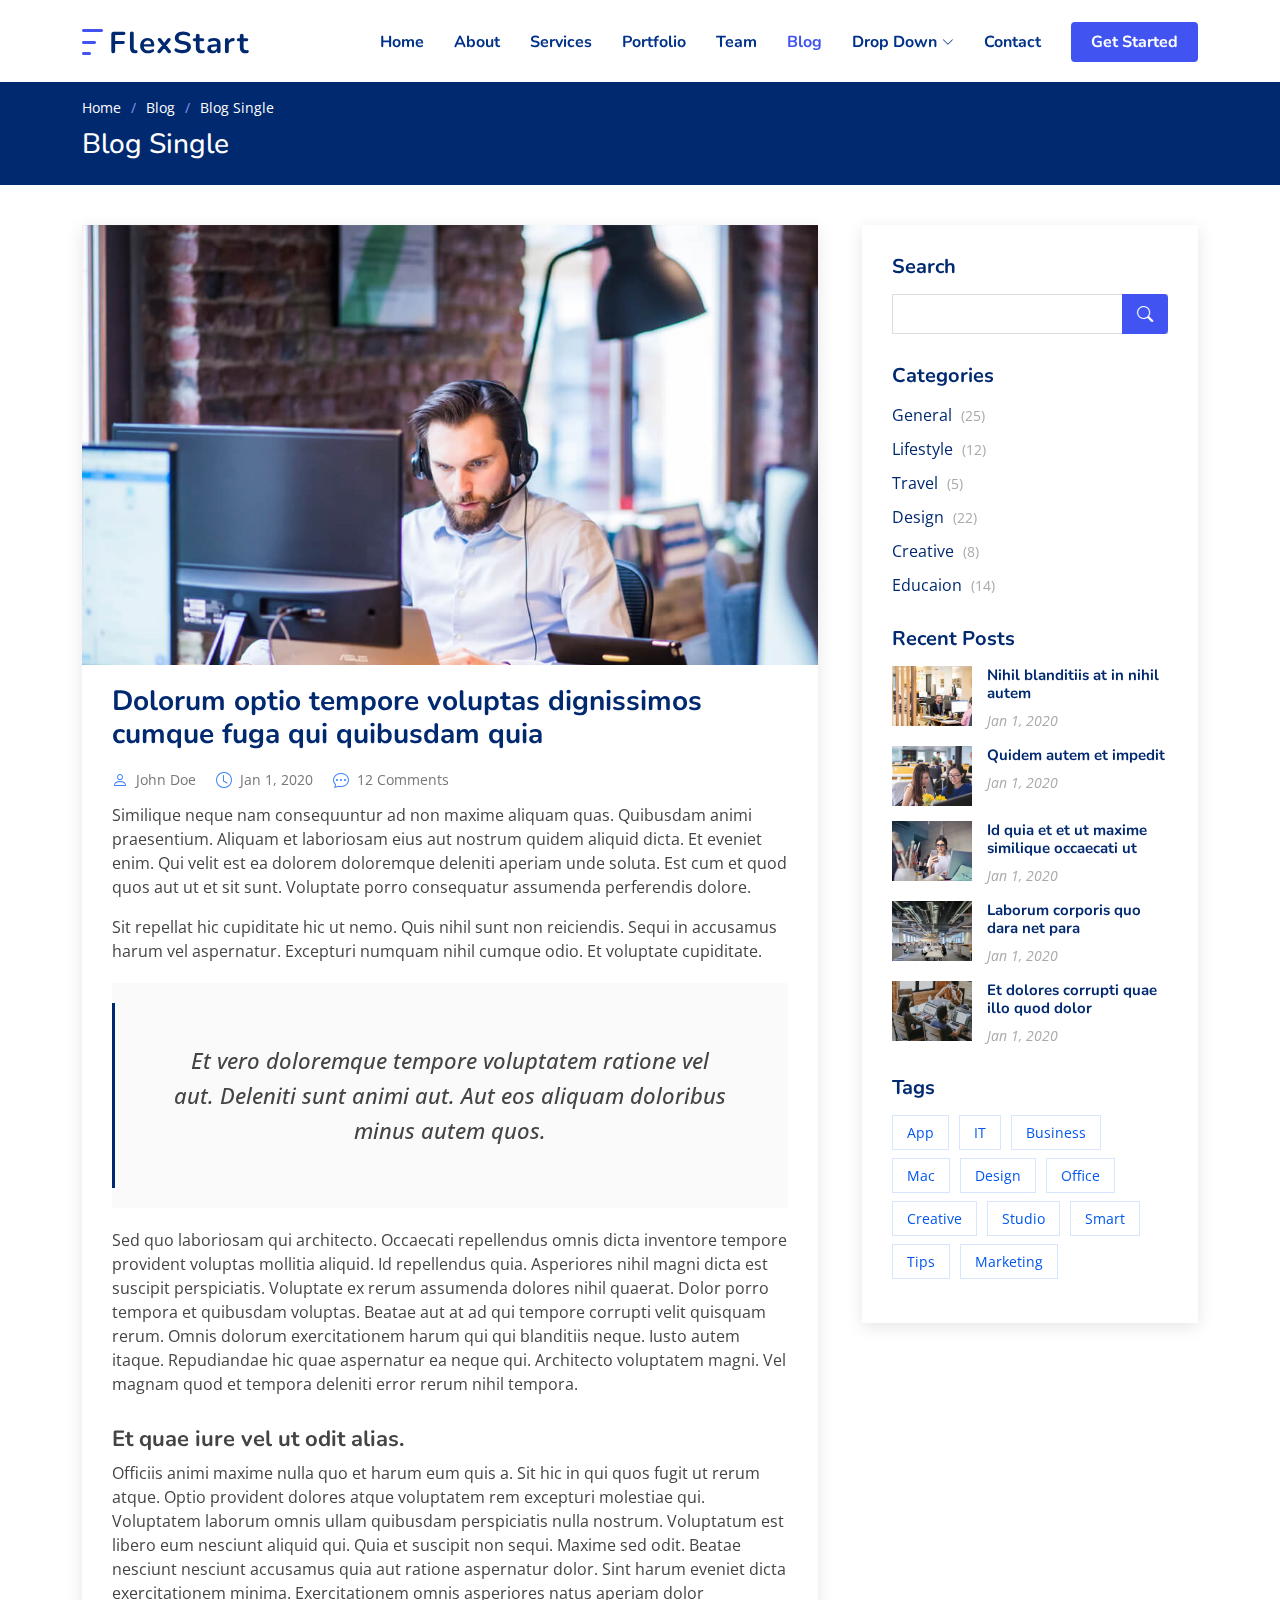
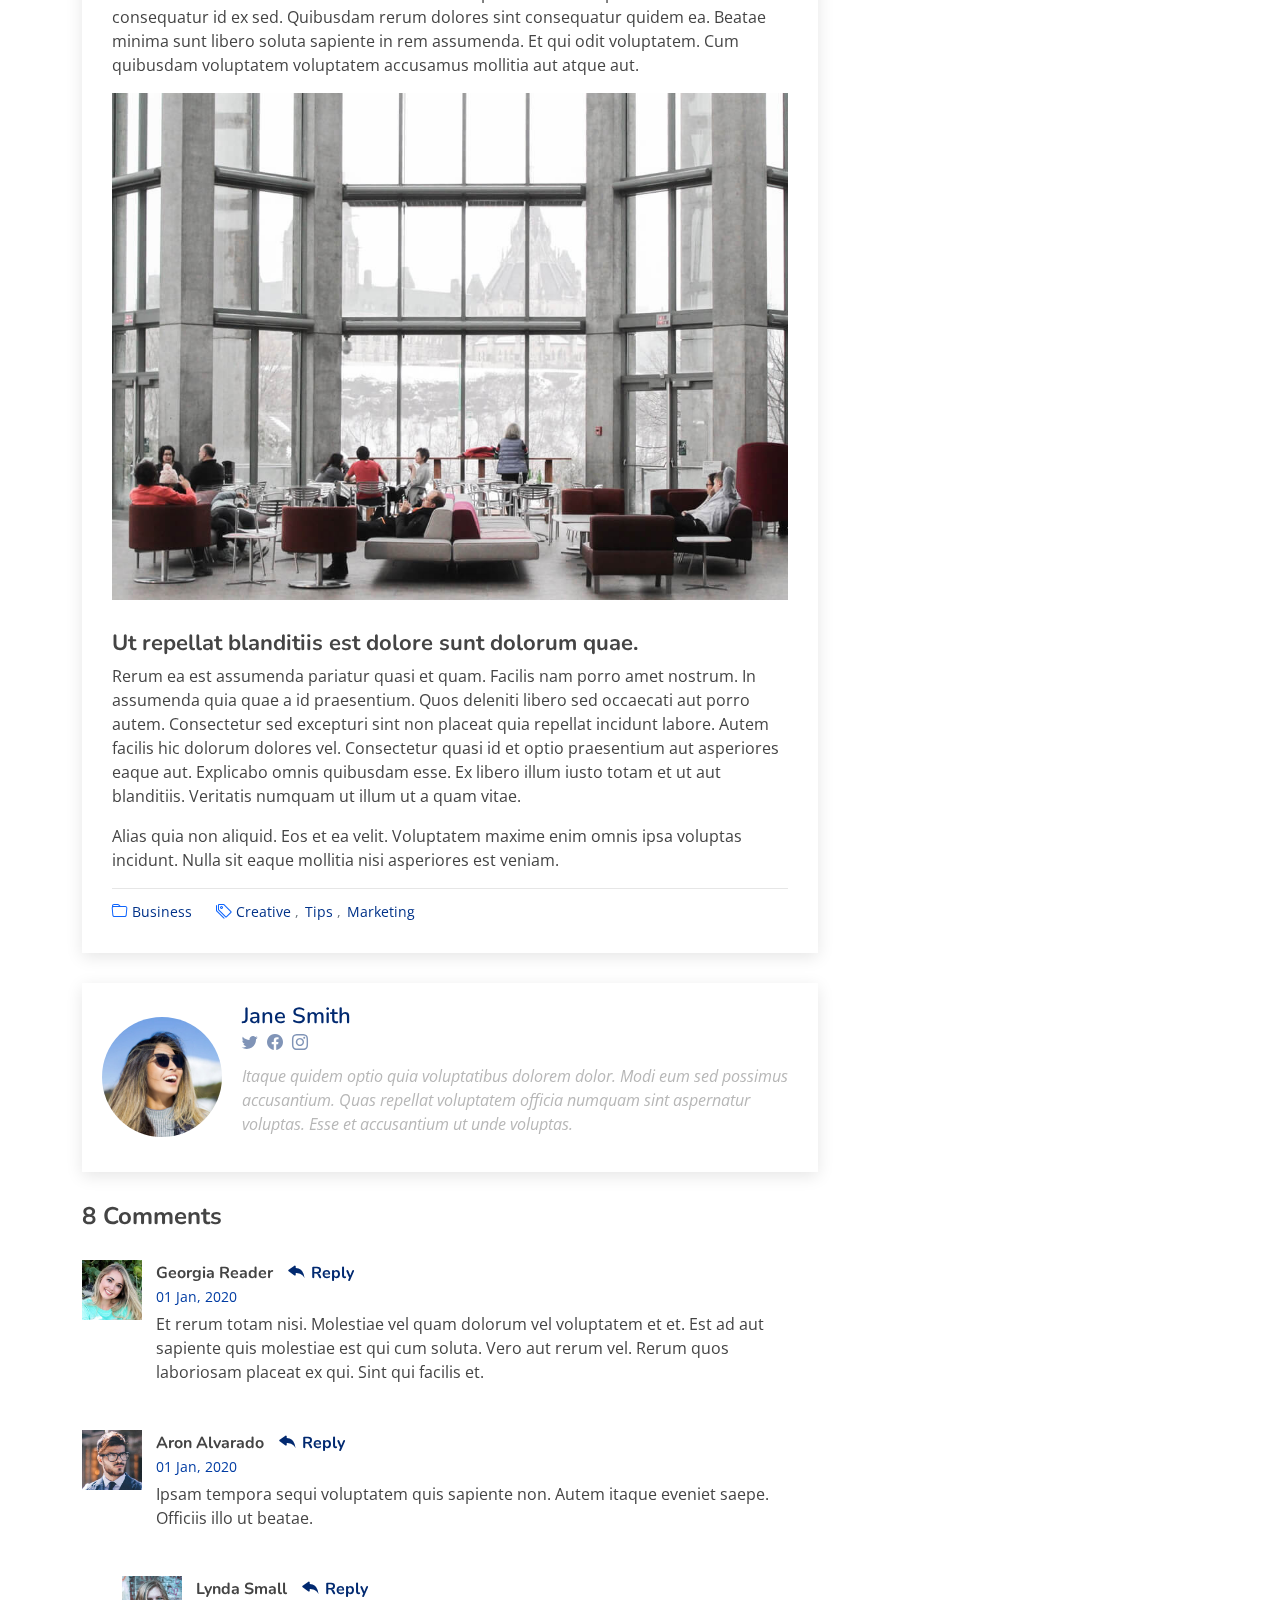
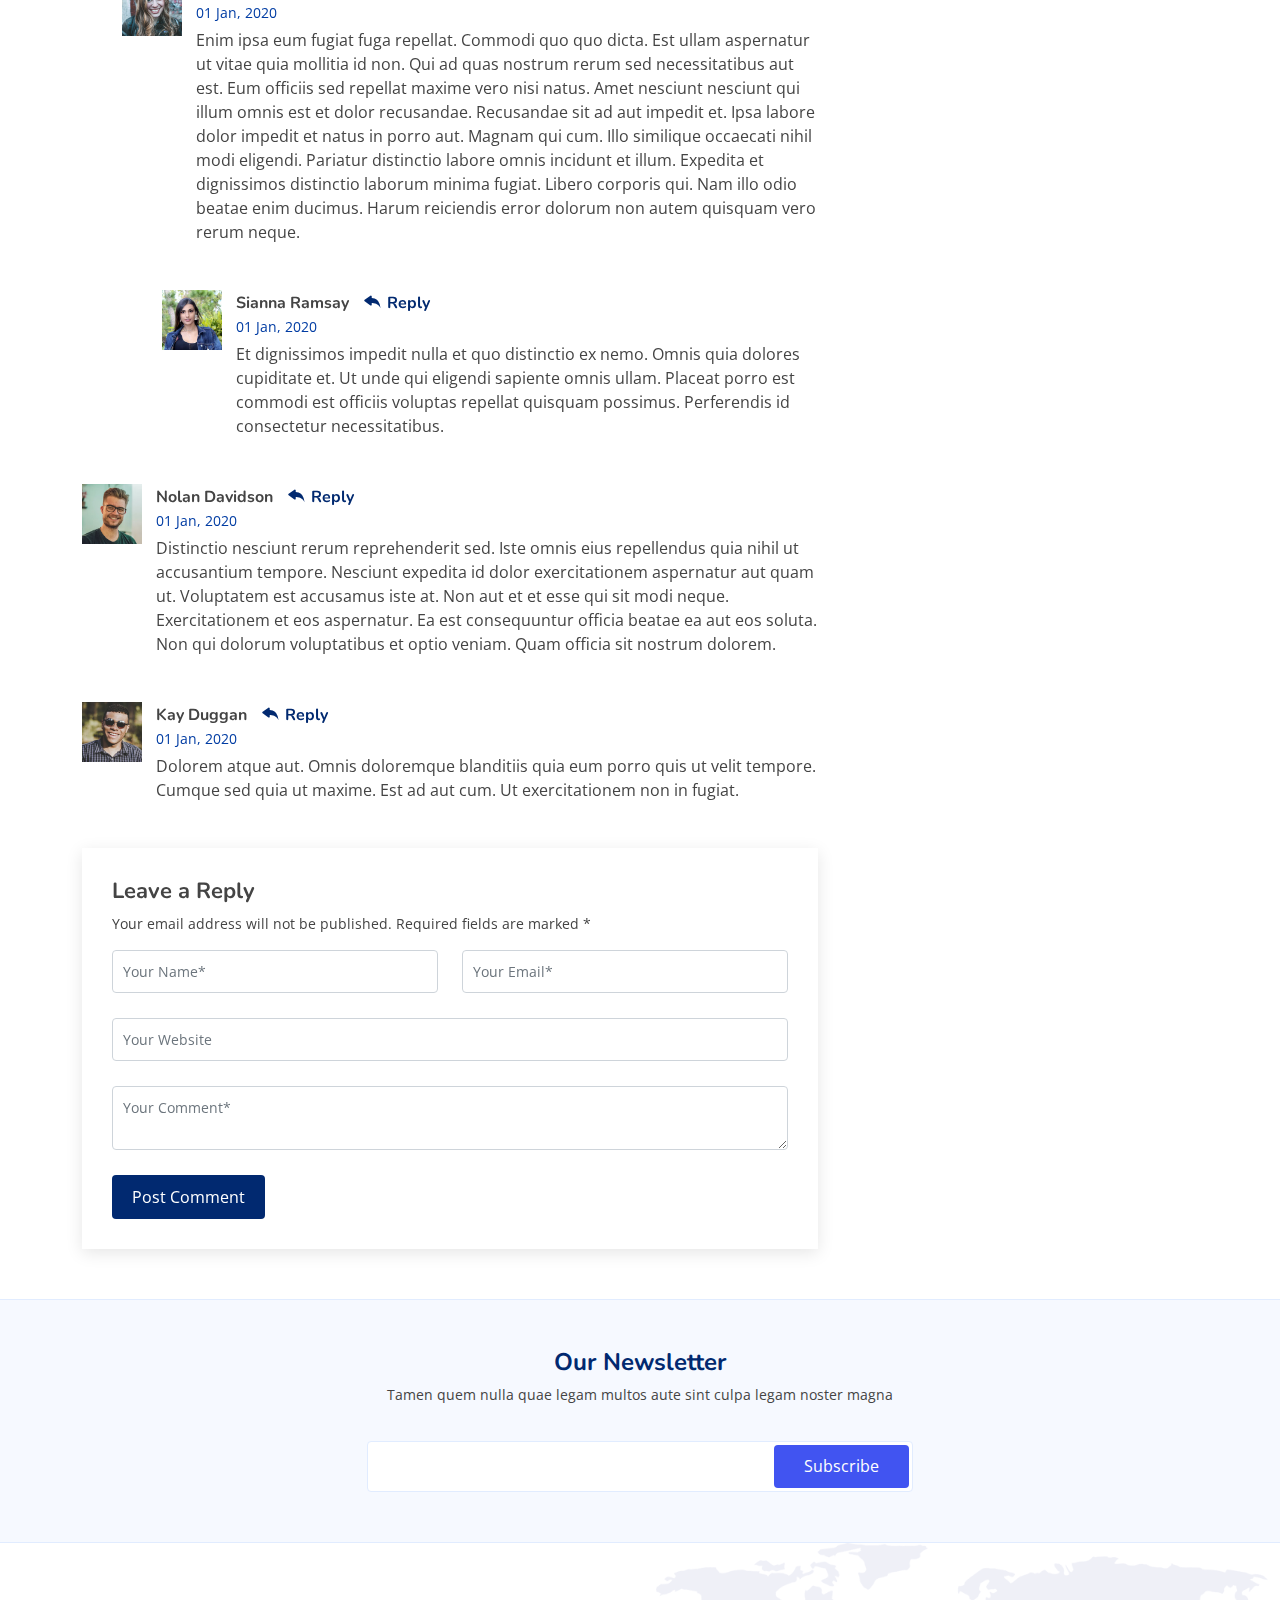
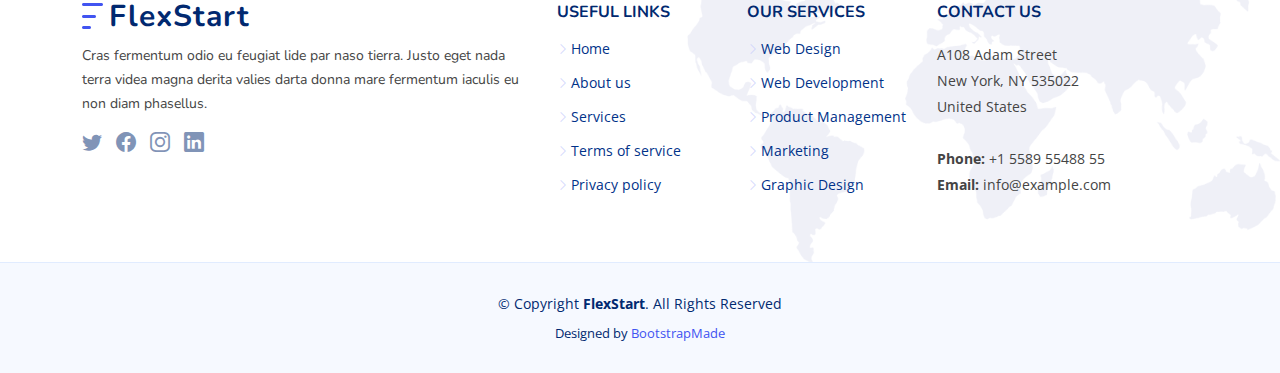
<file: FlexStart/blog-single.html>
<!DOCTYPE html>
<html lang="en">

<head>
  <meta charset="utf-8">
  <meta content="width=device-width, initial-scale=1.0" name="viewport">

  <title>Blog Single - FlexStart Bootstrap Template</title>
  <meta content="" name="description">
  <meta content="" name="keywords">

  <!-- Favicons -->
  <link href="assets/img/favicon.png" rel="icon">
  <link href="assets/img/apple-touch-icon.png" rel="apple-touch-icon">

  <!-- Google Fonts -->
  <link href="https://fonts.googleapis.com/css?family=Open+Sans:300,300i,400,400i,600,600i,700,700i|Nunito:300,300i,400,400i,600,600i,700,700i|Poppins:300,300i,400,400i,500,500i,600,600i,700,700i" rel="stylesheet">

  <!-- Vendor CSS Files -->
  <link href="assets/vendor/aos/aos.css" rel="stylesheet">
  <link href="assets/vendor/bootstrap/css/bootstrap.min.css" rel="stylesheet">
  <link href="assets/vendor/bootstrap-icons/bootstrap-icons.css" rel="stylesheet">
  <link href="assets/vendor/glightbox/css/glightbox.min.css" rel="stylesheet">
  <link href="assets/vendor/remixicon/remixicon.css" rel="stylesheet">
  <link href="assets/vendor/swiper/swiper-bundle.min.css" rel="stylesheet">

  <!-- Template Main CSS File -->
  <link href="assets/css/style.css" rel="stylesheet">

  <!-- =======================================================
  * Template Name: FlexStart - v1.9.0
  * Template URL: https://bootstrapmade.com/flexstart-bootstrap-startup-template/
  * Author: BootstrapMade.com
  * License: https://bootstrapmade.com/license/
  ======================================================== -->
</head>

<body>

  <!-- ======= Header ======= -->
  <header id="header" class="header fixed-top">
    <div class="container-fluid container-xl d-flex align-items-center justify-content-between">

      <a href="index.html" class="logo d-flex align-items-center">
        <img src="assets/img/logo.png" alt="">
        <span>FlexStart</span>
      </a>

      <nav id="navbar" class="navbar">
        <ul>
          <li><a class="nav-link scrollto " href="#hero">Home</a></li>
          <li><a class="nav-link scrollto" href="#about">About</a></li>
          <li><a class="nav-link scrollto" href="#services">Services</a></li>
          <li><a class="nav-link scrollto" href="#portfolio">Portfolio</a></li>
          <li><a class="nav-link scrollto" href="#team">Team</a></li>
          <li><a class="active" href="blog.html">Blog</a></li>
          <li class="dropdown"><a href="#"><span>Drop Down</span> <i class="bi bi-chevron-down"></i></a>
            <ul>
              <li><a href="#">Drop Down 1</a></li>
              <li class="dropdown"><a href="#"><span>Deep Drop Down</span> <i class="bi bi-chevron-right"></i></a>
                <ul>
                  <li><a href="#">Deep Drop Down 1</a></li>
                  <li><a href="#">Deep Drop Down 2</a></li>
                  <li><a href="#">Deep Drop Down 3</a></li>
                  <li><a href="#">Deep Drop Down 4</a></li>
                  <li><a href="#">Deep Drop Down 5</a></li>
                </ul>
              </li>
              <li><a href="#">Drop Down 2</a></li>
              <li><a href="#">Drop Down 3</a></li>
              <li><a href="#">Drop Down 4</a></li>
            </ul>
          </li>
          <li><a class="nav-link scrollto" href="#contact">Contact</a></li>
          <li><a class="getstarted scrollto" href="#about">Get Started</a></li>
        </ul>
        <i class="bi bi-list mobile-nav-toggle"></i>
      </nav><!-- .navbar -->

    </div>
  </header><!-- End Header -->

  <main id="main">

    <!-- ======= Breadcrumbs ======= -->
    <section class="breadcrumbs">
      <div class="container">

        <ol>
          <li><a href="index.html">Home</a></li>
          <li><a href="blog.html">Blog</a></li>
          <li>Blog Single</li>
        </ol>
        <h2>Blog Single</h2>

      </div>
    </section><!-- End Breadcrumbs -->

    <!-- ======= Blog Single Section ======= -->
    <section id="blog" class="blog">
      <div class="container" data-aos="fade-up">

        <div class="row">

          <div class="col-lg-8 entries">

            <article class="entry entry-single">

              <div class="entry-img">
                <img src="assets/img/blog/blog-1.jpg" alt="" class="img-fluid">
              </div>

              <h2 class="entry-title">
                <a href="blog-single.html">Dolorum optio tempore voluptas dignissimos cumque fuga qui quibusdam quia</a>
              </h2>

              <div class="entry-meta">
                <ul>
                  <li class="d-flex align-items-center"><i class="bi bi-person"></i> <a href="blog-single.html">John Doe</a></li>
                  <li class="d-flex align-items-center"><i class="bi bi-clock"></i> <a href="blog-single.html"><time datetime="2020-01-01">Jan 1, 2020</time></a></li>
                  <li class="d-flex align-items-center"><i class="bi bi-chat-dots"></i> <a href="blog-single.html">12 Comments</a></li>
                </ul>
              </div>

              <div class="entry-content">
                <p>
                  Similique neque nam consequuntur ad non maxime aliquam quas. Quibusdam animi praesentium. Aliquam et laboriosam eius aut nostrum quidem aliquid dicta.
                  Et eveniet enim. Qui velit est ea dolorem doloremque deleniti aperiam unde soluta. Est cum et quod quos aut ut et sit sunt. Voluptate porro consequatur assumenda perferendis dolore.
                </p>

                <p>
                  Sit repellat hic cupiditate hic ut nemo. Quis nihil sunt non reiciendis. Sequi in accusamus harum vel aspernatur. Excepturi numquam nihil cumque odio. Et voluptate cupiditate.
                </p>

                <blockquote>
                  <p>
                    Et vero doloremque tempore voluptatem ratione vel aut. Deleniti sunt animi aut. Aut eos aliquam doloribus minus autem quos.
                  </p>
                </blockquote>

                <p>
                  Sed quo laboriosam qui architecto. Occaecati repellendus omnis dicta inventore tempore provident voluptas mollitia aliquid. Id repellendus quia. Asperiores nihil magni dicta est suscipit perspiciatis. Voluptate ex rerum assumenda dolores nihil quaerat.
                  Dolor porro tempora et quibusdam voluptas. Beatae aut at ad qui tempore corrupti velit quisquam rerum. Omnis dolorum exercitationem harum qui qui blanditiis neque.
                  Iusto autem itaque. Repudiandae hic quae aspernatur ea neque qui. Architecto voluptatem magni. Vel magnam quod et tempora deleniti error rerum nihil tempora.
                </p>

                <h3>Et quae iure vel ut odit alias.</h3>
                <p>
                  Officiis animi maxime nulla quo et harum eum quis a. Sit hic in qui quos fugit ut rerum atque. Optio provident dolores atque voluptatem rem excepturi molestiae qui. Voluptatem laborum omnis ullam quibusdam perspiciatis nulla nostrum. Voluptatum est libero eum nesciunt aliquid qui.
                  Quia et suscipit non sequi. Maxime sed odit. Beatae nesciunt nesciunt accusamus quia aut ratione aspernatur dolor. Sint harum eveniet dicta exercitationem minima. Exercitationem omnis asperiores natus aperiam dolor consequatur id ex sed. Quibusdam rerum dolores sint consequatur quidem ea.
                  Beatae minima sunt libero soluta sapiente in rem assumenda. Et qui odit voluptatem. Cum quibusdam voluptatem voluptatem accusamus mollitia aut atque aut.
                </p>
                <img src="assets/img/blog/blog-inside-post.jpg" class="img-fluid" alt="">

                <h3>Ut repellat blanditiis est dolore sunt dolorum quae.</h3>
                <p>
                  Rerum ea est assumenda pariatur quasi et quam. Facilis nam porro amet nostrum. In assumenda quia quae a id praesentium. Quos deleniti libero sed occaecati aut porro autem. Consectetur sed excepturi sint non placeat quia repellat incidunt labore. Autem facilis hic dolorum dolores vel.
                  Consectetur quasi id et optio praesentium aut asperiores eaque aut. Explicabo omnis quibusdam esse. Ex libero illum iusto totam et ut aut blanditiis. Veritatis numquam ut illum ut a quam vitae.
                </p>
                <p>
                  Alias quia non aliquid. Eos et ea velit. Voluptatem maxime enim omnis ipsa voluptas incidunt. Nulla sit eaque mollitia nisi asperiores est veniam.
                </p>

              </div>

              <div class="entry-footer">
                <i class="bi bi-folder"></i>
                <ul class="cats">
                  <li><a href="#">Business</a></li>
                </ul>

                <i class="bi bi-tags"></i>
                <ul class="tags">
                  <li><a href="#">Creative</a></li>
                  <li><a href="#">Tips</a></li>
                  <li><a href="#">Marketing</a></li>
                </ul>
              </div>

            </article><!-- End blog entry -->

            <div class="blog-author d-flex align-items-center">
              <img src="assets/img/blog/blog-author.jpg" class="rounded-circle float-left" alt="">
              <div>
                <h4>Jane Smith</h4>
                <div class="social-links">
                  <a href="https://twitters.com/#"><i class="bi bi-twitter"></i></a>
                  <a href="https://facebook.com/#"><i class="bi bi-facebook"></i></a>
                  <a href="https://instagram.com/#"><i class="biu bi-instagram"></i></a>
                </div>
                <p>
                  Itaque quidem optio quia voluptatibus dolorem dolor. Modi eum sed possimus accusantium. Quas repellat voluptatem officia numquam sint aspernatur voluptas. Esse et accusantium ut unde voluptas.
                </p>
              </div>
            </div><!-- End blog author bio -->

            <div class="blog-comments">

              <h4 class="comments-count">8 Comments</h4>

              <div id="comment-1" class="comment">
                <div class="d-flex">
                  <div class="comment-img"><img src="assets/img/blog/comments-1.jpg" alt=""></div>
                  <div>
                    <h5><a href="">Georgia Reader</a> <a href="#" class="reply"><i class="bi bi-reply-fill"></i> Reply</a></h5>
                    <time datetime="2020-01-01">01 Jan, 2020</time>
                    <p>
                      Et rerum totam nisi. Molestiae vel quam dolorum vel voluptatem et et. Est ad aut sapiente quis molestiae est qui cum soluta.
                      Vero aut rerum vel. Rerum quos laboriosam placeat ex qui. Sint qui facilis et.
                    </p>
                  </div>
                </div>
              </div><!-- End comment #1 -->

              <div id="comment-2" class="comment">
                <div class="d-flex">
                  <div class="comment-img"><img src="assets/img/blog/comments-2.jpg" alt=""></div>
                  <div>
                    <h5><a href="">Aron Alvarado</a> <a href="#" class="reply"><i class="bi bi-reply-fill"></i> Reply</a></h5>
                    <time datetime="2020-01-01">01 Jan, 2020</time>
                    <p>
                      Ipsam tempora sequi voluptatem quis sapiente non. Autem itaque eveniet saepe. Officiis illo ut beatae.
                    </p>
                  </div>
                </div>

                <div id="comment-reply-1" class="comment comment-reply">
                  <div class="d-flex">
                    <div class="comment-img"><img src="assets/img/blog/comments-3.jpg" alt=""></div>
                    <div>
                      <h5><a href="">Lynda Small</a> <a href="#" class="reply"><i class="bi bi-reply-fill"></i> Reply</a></h5>
                      <time datetime="2020-01-01">01 Jan, 2020</time>
                      <p>
                        Enim ipsa eum fugiat fuga repellat. Commodi quo quo dicta. Est ullam aspernatur ut vitae quia mollitia id non. Qui ad quas nostrum rerum sed necessitatibus aut est. Eum officiis sed repellat maxime vero nisi natus. Amet nesciunt nesciunt qui illum omnis est et dolor recusandae.

                        Recusandae sit ad aut impedit et. Ipsa labore dolor impedit et natus in porro aut. Magnam qui cum. Illo similique occaecati nihil modi eligendi. Pariatur distinctio labore omnis incidunt et illum. Expedita et dignissimos distinctio laborum minima fugiat.

                        Libero corporis qui. Nam illo odio beatae enim ducimus. Harum reiciendis error dolorum non autem quisquam vero rerum neque.
                      </p>
                    </div>
                  </div>

                  <div id="comment-reply-2" class="comment comment-reply">
                    <div class="d-flex">
                      <div class="comment-img"><img src="assets/img/blog/comments-4.jpg" alt=""></div>
                      <div>
                        <h5><a href="">Sianna Ramsay</a> <a href="#" class="reply"><i class="bi bi-reply-fill"></i> Reply</a></h5>
                        <time datetime="2020-01-01">01 Jan, 2020</time>
                        <p>
                          Et dignissimos impedit nulla et quo distinctio ex nemo. Omnis quia dolores cupiditate et. Ut unde qui eligendi sapiente omnis ullam. Placeat porro est commodi est officiis voluptas repellat quisquam possimus. Perferendis id consectetur necessitatibus.
                        </p>
                      </div>
                    </div>

                  </div><!-- End comment reply #2-->

                </div><!-- End comment reply #1-->

              </div><!-- End comment #2-->

              <div id="comment-3" class="comment">
                <div class="d-flex">
                  <div class="comment-img"><img src="assets/img/blog/comments-5.jpg" alt=""></div>
                  <div>
                    <h5><a href="">Nolan Davidson</a> <a href="#" class="reply"><i class="bi bi-reply-fill"></i> Reply</a></h5>
                    <time datetime="2020-01-01">01 Jan, 2020</time>
                    <p>
                      Distinctio nesciunt rerum reprehenderit sed. Iste omnis eius repellendus quia nihil ut accusantium tempore. Nesciunt expedita id dolor exercitationem aspernatur aut quam ut. Voluptatem est accusamus iste at.
                      Non aut et et esse qui sit modi neque. Exercitationem et eos aspernatur. Ea est consequuntur officia beatae ea aut eos soluta. Non qui dolorum voluptatibus et optio veniam. Quam officia sit nostrum dolorem.
                    </p>
                  </div>
                </div>

              </div><!-- End comment #3 -->

              <div id="comment-4" class="comment">
                <div class="d-flex">
                  <div class="comment-img"><img src="assets/img/blog/comments-6.jpg" alt=""></div>
                  <div>
                    <h5><a href="">Kay Duggan</a> <a href="#" class="reply"><i class="bi bi-reply-fill"></i> Reply</a></h5>
                    <time datetime="2020-01-01">01 Jan, 2020</time>
                    <p>
                      Dolorem atque aut. Omnis doloremque blanditiis quia eum porro quis ut velit tempore. Cumque sed quia ut maxime. Est ad aut cum. Ut exercitationem non in fugiat.
                    </p>
                  </div>
                </div>

              </div><!-- End comment #4 -->

              <div class="reply-form">
                <h4>Leave a Reply</h4>
                <p>Your email address will not be published. Required fields are marked * </p>
                <form action="">
                  <div class="row">
                    <div class="col-md-6 form-group">
                      <input name="name" type="text" class="form-control" placeholder="Your Name*">
                    </div>
                    <div class="col-md-6 form-group">
                      <input name="email" type="text" class="form-control" placeholder="Your Email*">
                    </div>
                  </div>
                  <div class="row">
                    <div class="col form-group">
                      <input name="website" type="text" class="form-control" placeholder="Your Website">
                    </div>
                  </div>
                  <div class="row">
                    <div class="col form-group">
                      <textarea name="comment" class="form-control" placeholder="Your Comment*"></textarea>
                    </div>
                  </div>
                  <button type="submit" class="btn btn-primary">Post Comment</button>

                </form>

              </div>

            </div><!-- End blog comments -->

          </div><!-- End blog entries list -->

          <div class="col-lg-4">

            <div class="sidebar">

              <h3 class="sidebar-title">Search</h3>
              <div class="sidebar-item search-form">
                <form action="">
                  <input type="text">
                  <button type="submit"><i class="bi bi-search"></i></button>
                </form>
              </div><!-- End sidebar search formn-->

              <h3 class="sidebar-title">Categories</h3>
              <div class="sidebar-item categories">
                <ul>
                  <li><a href="#">General <span>(25)</span></a></li>
                  <li><a href="#">Lifestyle <span>(12)</span></a></li>
                  <li><a href="#">Travel <span>(5)</span></a></li>
                  <li><a href="#">Design <span>(22)</span></a></li>
                  <li><a href="#">Creative <span>(8)</span></a></li>
                  <li><a href="#">Educaion <span>(14)</span></a></li>
                </ul>
              </div><!-- End sidebar categories-->

              <h3 class="sidebar-title">Recent Posts</h3>
              <div class="sidebar-item recent-posts">
                <div class="post-item clearfix">
                  <img src="assets/img/blog/blog-recent-1.jpg" alt="">
                  <h4><a href="blog-single.html">Nihil blanditiis at in nihil autem</a></h4>
                  <time datetime="2020-01-01">Jan 1, 2020</time>
                </div>

                <div class="post-item clearfix">
                  <img src="assets/img/blog/blog-recent-2.jpg" alt="">
                  <h4><a href="blog-single.html">Quidem autem et impedit</a></h4>
                  <time datetime="2020-01-01">Jan 1, 2020</time>
                </div>

                <div class="post-item clearfix">
                  <img src="assets/img/blog/blog-recent-3.jpg" alt="">
                  <h4><a href="blog-single.html">Id quia et et ut maxime similique occaecati ut</a></h4>
                  <time datetime="2020-01-01">Jan 1, 2020</time>
                </div>

                <div class="post-item clearfix">
                  <img src="assets/img/blog/blog-recent-4.jpg" alt="">
                  <h4><a href="blog-single.html">Laborum corporis quo dara net para</a></h4>
                  <time datetime="2020-01-01">Jan 1, 2020</time>
                </div>

                <div class="post-item clearfix">
                  <img src="assets/img/blog/blog-recent-5.jpg" alt="">
                  <h4><a href="blog-single.html">Et dolores corrupti quae illo quod dolor</a></h4>
                  <time datetime="2020-01-01">Jan 1, 2020</time>
                </div>

              </div><!-- End sidebar recent posts-->

              <h3 class="sidebar-title">Tags</h3>
              <div class="sidebar-item tags">
                <ul>
                  <li><a href="#">App</a></li>
                  <li><a href="#">IT</a></li>
                  <li><a href="#">Business</a></li>
                  <li><a href="#">Mac</a></li>
                  <li><a href="#">Design</a></li>
                  <li><a href="#">Office</a></li>
                  <li><a href="#">Creative</a></li>
                  <li><a href="#">Studio</a></li>
                  <li><a href="#">Smart</a></li>
                  <li><a href="#">Tips</a></li>
                  <li><a href="#">Marketing</a></li>
                </ul>
              </div><!-- End sidebar tags-->

            </div><!-- End sidebar -->

          </div><!-- End blog sidebar -->

        </div>

      </div>
    </section><!-- End Blog Single Section -->

  </main><!-- End #main -->

  <!-- ======= Footer ======= -->
  <footer id="footer" class="footer">

    <div class="footer-newsletter">
      <div class="container">
        <div class="row justify-content-center">
          <div class="col-lg-12 text-center">
            <h4>Our Newsletter</h4>
            <p>Tamen quem nulla quae legam multos aute sint culpa legam noster magna</p>
          </div>
          <div class="col-lg-6">
            <form action="" method="post">
              <input type="email" name="email"><input type="submit" value="Subscribe">
            </form>
          </div>
        </div>
      </div>
    </div>

    <div class="footer-top">
      <div class="container">
        <div class="row gy-4">
          <div class="col-lg-5 col-md-12 footer-info">
            <a href="index.html" class="logo d-flex align-items-center">
              <img src="assets/img/logo.png" alt="">
              <span>FlexStart</span>
            </a>
            <p>Cras fermentum odio eu feugiat lide par naso tierra. Justo eget nada terra videa magna derita valies darta donna mare fermentum iaculis eu non diam phasellus.</p>
            <div class="social-links mt-3">
              <a href="#" class="twitter"><i class="bi bi-twitter"></i></a>
              <a href="#" class="facebook"><i class="bi bi-facebook"></i></a>
              <a href="#" class="instagram"><i class="bi bi-instagram"></i></a>
              <a href="#" class="linkedin"><i class="bi bi-linkedin"></i></a>
            </div>
          </div>

          <div class="col-lg-2 col-6 footer-links">
            <h4>Useful Links</h4>
            <ul>
              <li><i class="bi bi-chevron-right"></i> <a href="#">Home</a></li>
              <li><i class="bi bi-chevron-right"></i> <a href="#">About us</a></li>
              <li><i class="bi bi-chevron-right"></i> <a href="#">Services</a></li>
              <li><i class="bi bi-chevron-right"></i> <a href="#">Terms of service</a></li>
              <li><i class="bi bi-chevron-right"></i> <a href="#">Privacy policy</a></li>
            </ul>
          </div>

          <div class="col-lg-2 col-6 footer-links">
            <h4>Our Services</h4>
            <ul>
              <li><i class="bi bi-chevron-right"></i> <a href="#">Web Design</a></li>
              <li><i class="bi bi-chevron-right"></i> <a href="#">Web Development</a></li>
              <li><i class="bi bi-chevron-right"></i> <a href="#">Product Management</a></li>
              <li><i class="bi bi-chevron-right"></i> <a href="#">Marketing</a></li>
              <li><i class="bi bi-chevron-right"></i> <a href="#">Graphic Design</a></li>
            </ul>
          </div>

          <div class="col-lg-3 col-md-12 footer-contact text-center text-md-start">
            <h4>Contact Us</h4>
            <p>
              A108 Adam Street <br>
              New York, NY 535022<br>
              United States <br><br>
              <strong>Phone:</strong> +1 5589 55488 55<br>
              <strong>Email:</strong> info@example.com<br>
            </p>

          </div>

        </div>
      </div>
    </div>

    <div class="container">
      <div class="copyright">
        &copy; Copyright <strong><span>FlexStart</span></strong>. All Rights Reserved
      </div>
      <div class="credits">
        <!-- All the links in the footer should remain intact. -->
        <!-- You can delete the links only if you purchased the pro version. -->
        <!-- Licensing information: https://bootstrapmade.com/license/ -->
        <!-- Purchase the pro version with working PHP/AJAX contact form: https://bootstrapmade.com/flexstart-bootstrap-startup-template/ -->
        Designed by <a href="https://bootstrapmade.com/">BootstrapMade</a>
      </div>
    </div>
  </footer><!-- End Footer -->

  <a href="#" class="back-to-top d-flex align-items-center justify-content-center"><i class="bi bi-arrow-up-short"></i></a>

  <!-- Vendor JS Files -->
  <script src="assets/vendor/purecounter/purecounter.js"></script>
  <script src="assets/vendor/aos/aos.js"></script>
  <script src="assets/vendor/bootstrap/js/bootstrap.bundle.min.js"></script>
  <script src="assets/vendor/glightbox/js/glightbox.min.js"></script>
  <script src="assets/vendor/isotope-layout/isotope.pkgd.min.js"></script>
  <script src="assets/vendor/swiper/swiper-bundle.min.js"></script>
  <script src="assets/vendor/php-email-form/validate.js"></script>

  <!-- Template Main JS File -->
  <script src="assets/js/main.js"></script>

</body>

</html>
</file>
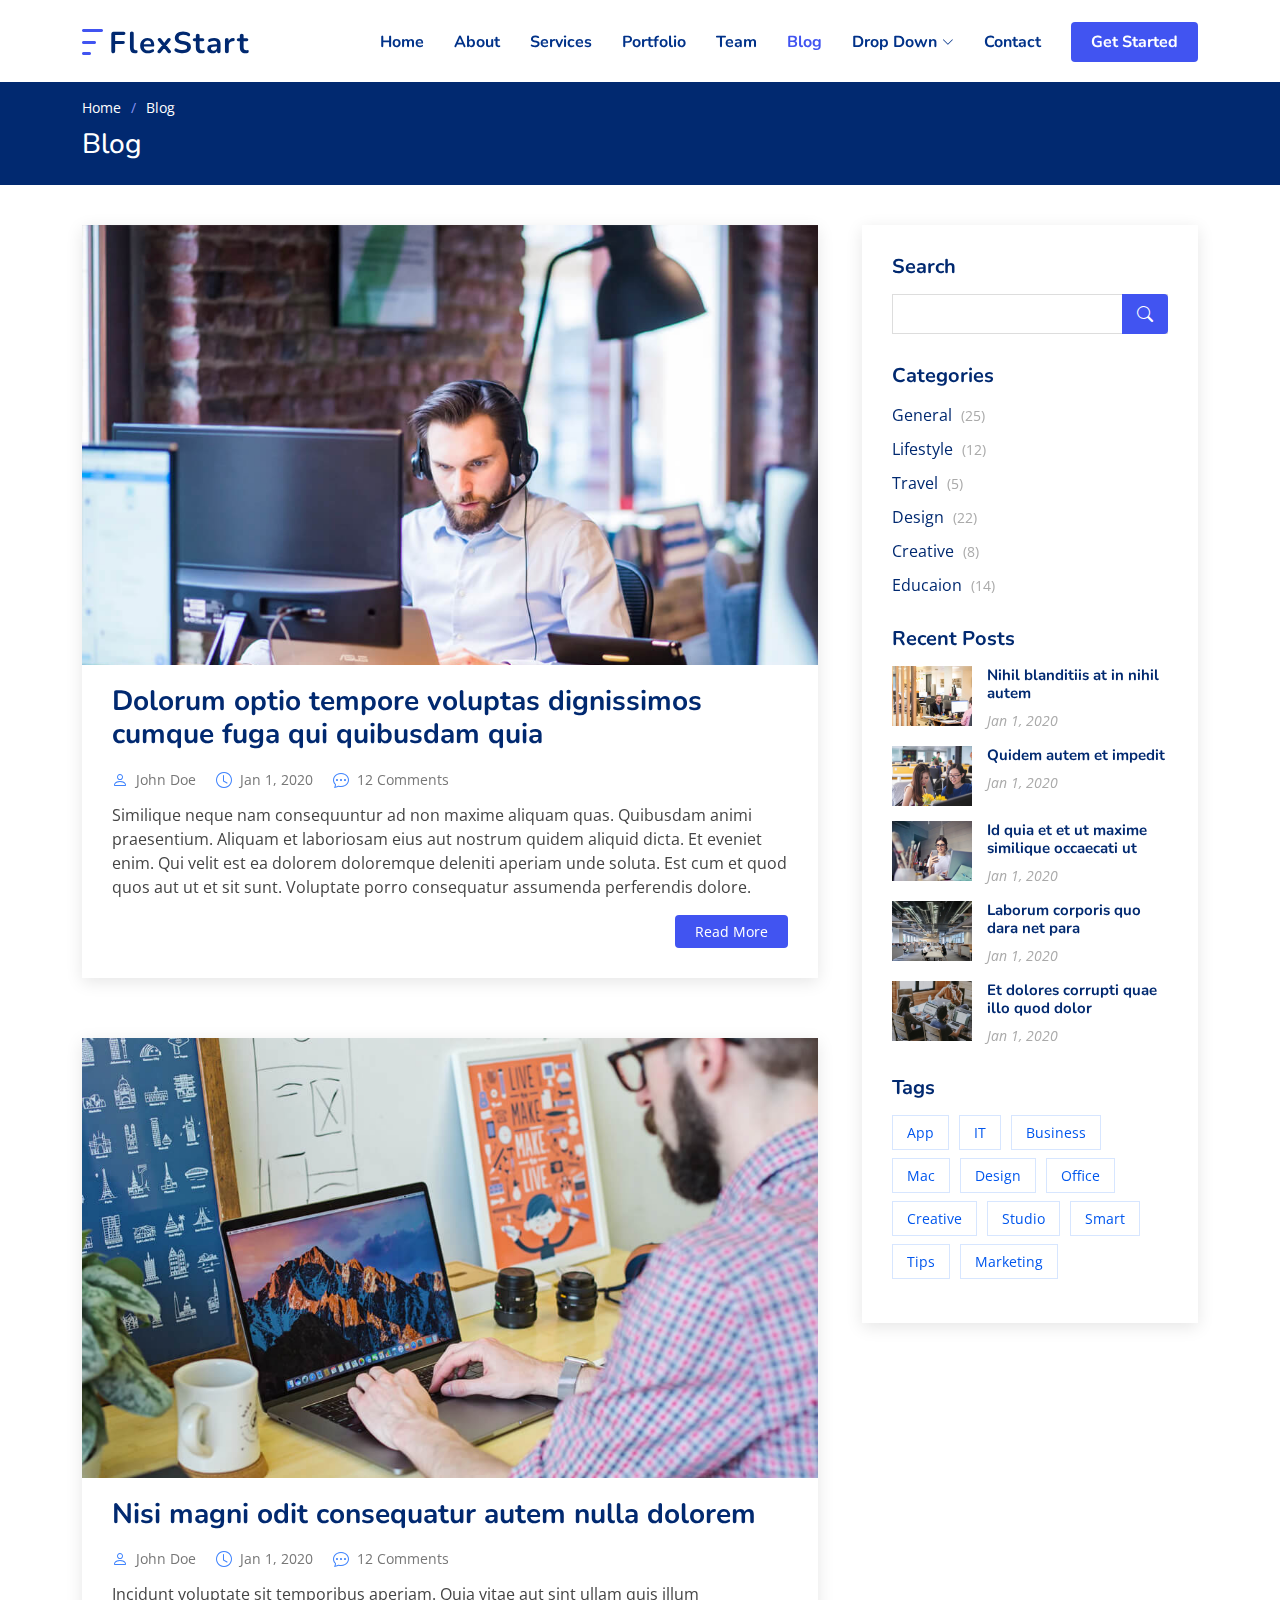
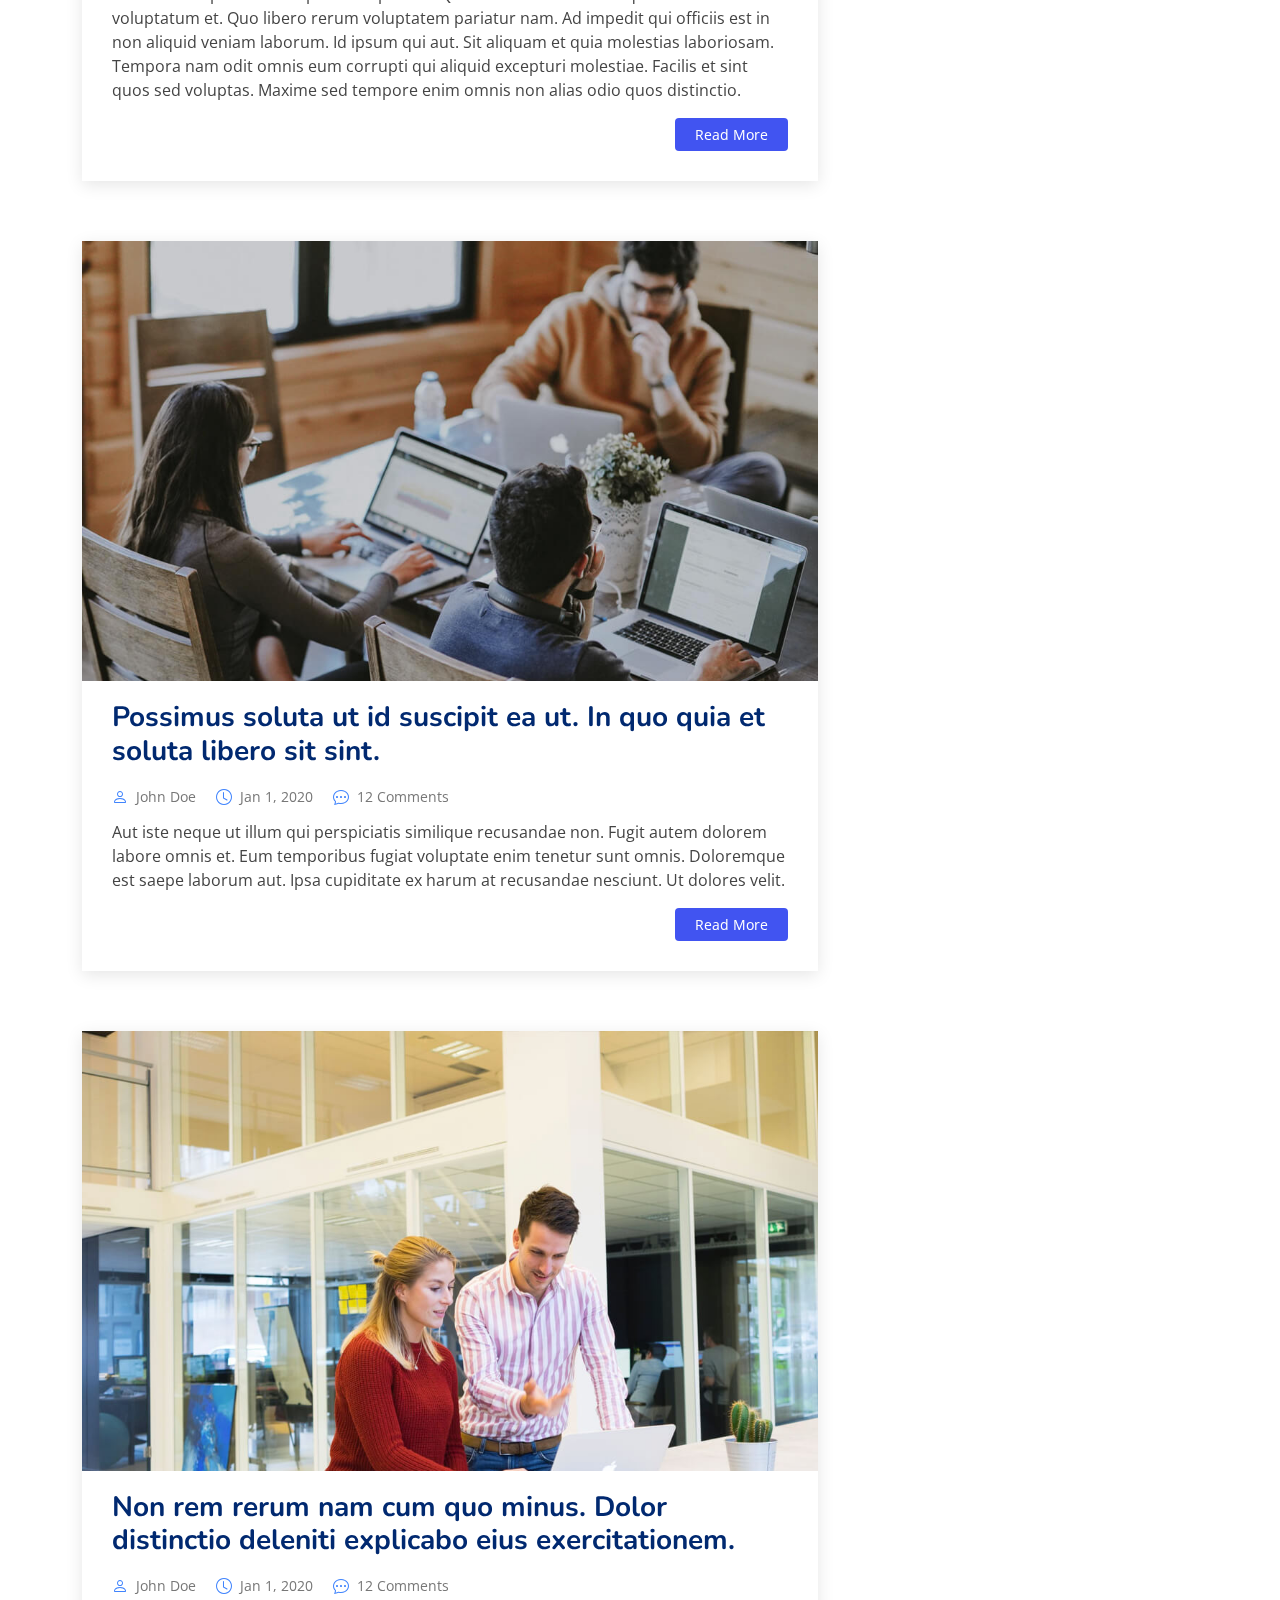
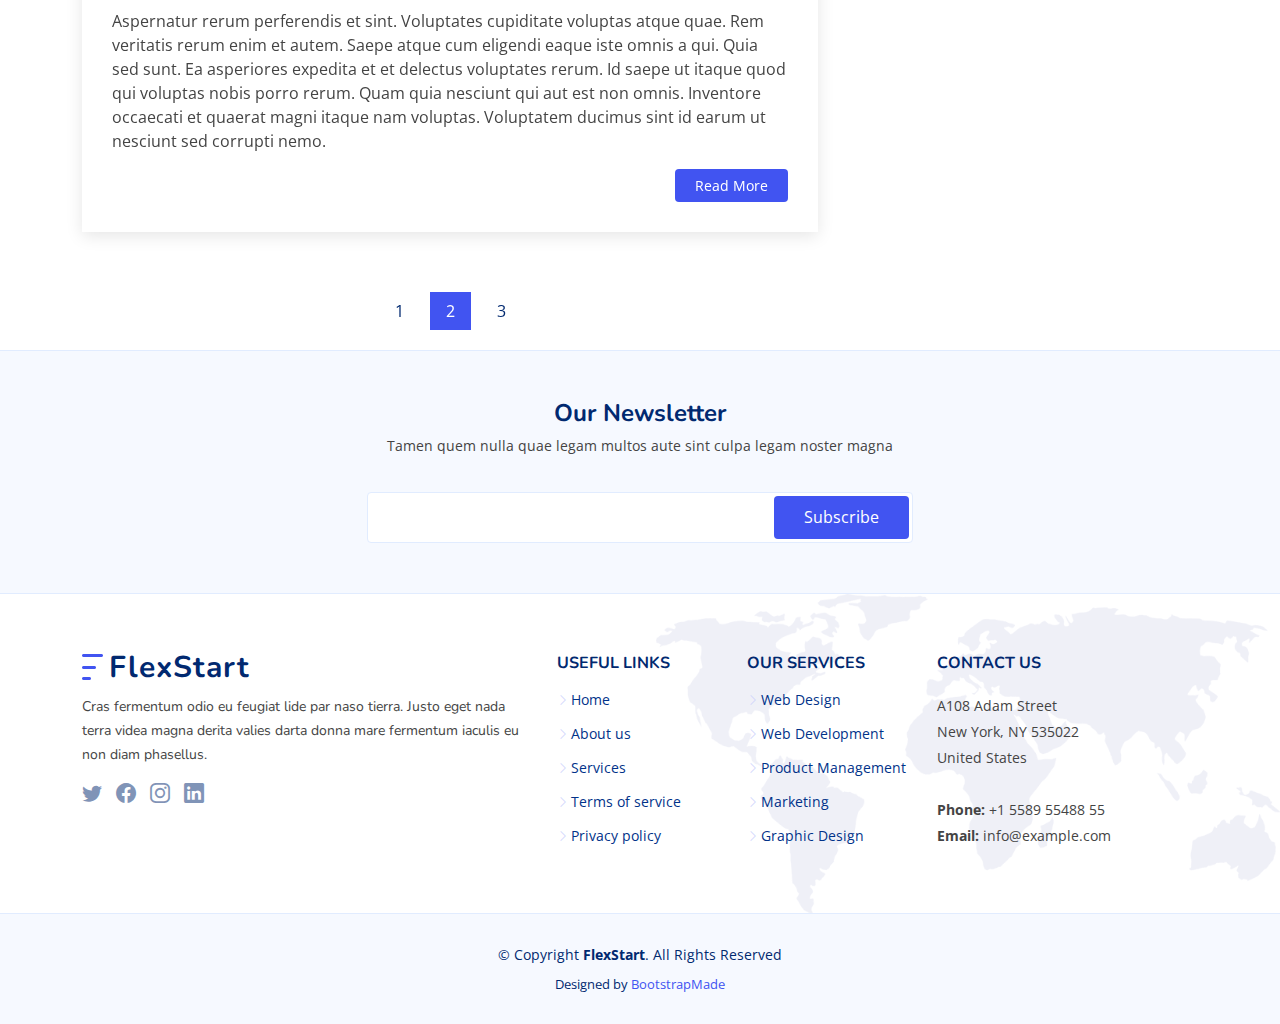
<file: FlexStart/blog.html>
<!DOCTYPE html>
<html lang="en">

<head>
  <meta charset="utf-8">
  <meta content="width=device-width, initial-scale=1.0" name="viewport">

  <title>Blog - FlexStart Bootstrap Template</title>
  <meta content="" name="description">
  <meta content="" name="keywords">

  <!-- Favicons -->
  <link href="assets/img/favicon.png" rel="icon">
  <link href="assets/img/apple-touch-icon.png" rel="apple-touch-icon">

  <!-- Google Fonts -->
  <link href="https://fonts.googleapis.com/css?family=Open+Sans:300,300i,400,400i,600,600i,700,700i|Nunito:300,300i,400,400i,600,600i,700,700i|Poppins:300,300i,400,400i,500,500i,600,600i,700,700i" rel="stylesheet">

  <!-- Vendor CSS Files -->
  <link href="assets/vendor/aos/aos.css" rel="stylesheet">
  <link href="assets/vendor/bootstrap/css/bootstrap.min.css" rel="stylesheet">
  <link href="assets/vendor/bootstrap-icons/bootstrap-icons.css" rel="stylesheet">
  <link href="assets/vendor/glightbox/css/glightbox.min.css" rel="stylesheet">
  <link href="assets/vendor/remixicon/remixicon.css" rel="stylesheet">
  <link href="assets/vendor/swiper/swiper-bundle.min.css" rel="stylesheet">

  <!-- Template Main CSS File -->
  <link href="assets/css/style.css" rel="stylesheet">

  <!-- =======================================================
  * Template Name: FlexStart - v1.9.0
  * Template URL: https://bootstrapmade.com/flexstart-bootstrap-startup-template/
  * Author: BootstrapMade.com
  * License: https://bootstrapmade.com/license/
  ======================================================== -->
</head>

<body>

  <!-- ======= Header ======= -->
  <header id="header" class="header fixed-top">
    <div class="container-fluid container-xl d-flex align-items-center justify-content-between">

      <a href="index.html" class="logo d-flex align-items-center">
        <img src="assets/img/logo.png" alt="">
        <span>FlexStart</span>
      </a>

      <nav id="navbar" class="navbar">
        <ul>
          <li><a class="nav-link scrollto " href="#hero">Home</a></li>
          <li><a class="nav-link scrollto" href="#about">About</a></li>
          <li><a class="nav-link scrollto" href="#services">Services</a></li>
          <li><a class="nav-link scrollto" href="#portfolio">Portfolio</a></li>
          <li><a class="nav-link scrollto" href="#team">Team</a></li>
          <li><a class="active" href="blog.html">Blog</a></li>
          <li class="dropdown"><a href="#"><span>Drop Down</span> <i class="bi bi-chevron-down"></i></a>
            <ul>
              <li><a href="#">Drop Down 1</a></li>
              <li class="dropdown"><a href="#"><span>Deep Drop Down</span> <i class="bi bi-chevron-right"></i></a>
                <ul>
                  <li><a href="#">Deep Drop Down 1</a></li>
                  <li><a href="#">Deep Drop Down 2</a></li>
                  <li><a href="#">Deep Drop Down 3</a></li>
                  <li><a href="#">Deep Drop Down 4</a></li>
                  <li><a href="#">Deep Drop Down 5</a></li>
                </ul>
              </li>
              <li><a href="#">Drop Down 2</a></li>
              <li><a href="#">Drop Down 3</a></li>
              <li><a href="#">Drop Down 4</a></li>
            </ul>
          </li>
          <li><a class="nav-link scrollto" href="#contact">Contact</a></li>
          <li><a class="getstarted scrollto" href="#about">Get Started</a></li>
        </ul>
        <i class="bi bi-list mobile-nav-toggle"></i>
      </nav><!-- .navbar -->

    </div>
  </header><!-- End Header -->

  <main id="main">

    <!-- ======= Breadcrumbs ======= -->
    <section class="breadcrumbs">
      <div class="container">

        <ol>
          <li><a href="index.html">Home</a></li>
          <li>Blog</li>
        </ol>
        <h2>Blog</h2>

      </div>
    </section><!-- End Breadcrumbs -->

    <!-- ======= Blog Section ======= -->
    <section id="blog" class="blog">
      <div class="container" data-aos="fade-up">

        <div class="row">

          <div class="col-lg-8 entries">

            <article class="entry">

              <div class="entry-img">
                <img src="assets/img/blog/blog-1.jpg" alt="" class="img-fluid">
              </div>

              <h2 class="entry-title">
                <a href="blog-single.html">Dolorum optio tempore voluptas dignissimos cumque fuga qui quibusdam quia</a>
              </h2>

              <div class="entry-meta">
                <ul>
                  <li class="d-flex align-items-center"><i class="bi bi-person"></i> <a href="blog-single.html">John Doe</a></li>
                  <li class="d-flex align-items-center"><i class="bi bi-clock"></i> <a href="blog-single.html"><time datetime="2020-01-01">Jan 1, 2020</time></a></li>
                  <li class="d-flex align-items-center"><i class="bi bi-chat-dots"></i> <a href="blog-single.html">12 Comments</a></li>
                </ul>
              </div>

              <div class="entry-content">
                <p>
                  Similique neque nam consequuntur ad non maxime aliquam quas. Quibusdam animi praesentium. Aliquam et laboriosam eius aut nostrum quidem aliquid dicta.
                  Et eveniet enim. Qui velit est ea dolorem doloremque deleniti aperiam unde soluta. Est cum et quod quos aut ut et sit sunt. Voluptate porro consequatur assumenda perferendis dolore.
                </p>
                <div class="read-more">
                  <a href="blog-single.html">Read More</a>
                </div>
              </div>

            </article><!-- End blog entry -->

            <article class="entry">

              <div class="entry-img">
                <img src="assets/img/blog/blog-2.jpg" alt="" class="img-fluid">
              </div>

              <h2 class="entry-title">
                <a href="blog-single.html">Nisi magni odit consequatur autem nulla dolorem</a>
              </h2>

              <div class="entry-meta">
                <ul>
                  <li class="d-flex align-items-center"><i class="bi bi-person"></i> <a href="blog-single.html">John Doe</a></li>
                  <li class="d-flex align-items-center"><i class="bi bi-clock"></i> <a href="blog-single.html"><time datetime="2020-01-01">Jan 1, 2020</time></a></li>
                  <li class="d-flex align-items-center"><i class="bi bi-chat-dots"></i> <a href="blog-single.html">12 Comments</a></li>
                </ul>
              </div>

              <div class="entry-content">
                <p>
                  Incidunt voluptate sit temporibus aperiam. Quia vitae aut sint ullam quis illum voluptatum et. Quo libero rerum voluptatem pariatur nam.
                  Ad impedit qui officiis est in non aliquid veniam laborum. Id ipsum qui aut. Sit aliquam et quia molestias laboriosam. Tempora nam odit omnis eum corrupti qui aliquid excepturi molestiae. Facilis et sint quos sed voluptas. Maxime sed tempore enim omnis non alias odio quos distinctio.
                </p>
                <div class="read-more">
                  <a href="blog-single.html">Read More</a>
                </div>
              </div>

            </article><!-- End blog entry -->

            <article class="entry">

              <div class="entry-img">
                <img src="assets/img/blog/blog-3.jpg" alt="" class="img-fluid">
              </div>

              <h2 class="entry-title">
                <a href="blog-single.html">Possimus soluta ut id suscipit ea ut. In quo quia et soluta libero sit sint.</a>
              </h2>

              <div class="entry-meta">
                <ul>
                  <li class="d-flex align-items-center"><i class="bi bi-person"></i> <a href="blog-single.html">John Doe</a></li>
                  <li class="d-flex align-items-center"><i class="bi bi-clock"></i> <a href="blog-single.html"><time datetime="2020-01-01">Jan 1, 2020</time></a></li>
                  <li class="d-flex align-items-center"><i class="bi bi-chat-dots"></i> <a href="blog-single.html">12 Comments</a></li>
                </ul>
              </div>

              <div class="entry-content">
                <p>
                  Aut iste neque ut illum qui perspiciatis similique recusandae non. Fugit autem dolorem labore omnis et. Eum temporibus fugiat voluptate enim tenetur sunt omnis.
                  Doloremque est saepe laborum aut. Ipsa cupiditate ex harum at recusandae nesciunt. Ut dolores velit.
                </p>
                <div class="read-more">
                  <a href="blog-single.html">Read More</a>
                </div>
              </div>

            </article><!-- End blog entry -->

            <article class="entry">

              <div class="entry-img">
                <img src="assets/img/blog/blog-4.jpg" alt="" class="img-fluid">
              </div>

              <h2 class="entry-title">
                <a href="blog-single.html">Non rem rerum nam cum quo minus. Dolor distinctio deleniti explicabo eius exercitationem.</a>
              </h2>

              <div class="entry-meta">
                <ul>
                  <li class="d-flex align-items-center"><i class="bi bi-person"></i> <a href="blog-single.html">John Doe</a></li>
                  <li class="d-flex align-items-center"><i class="bi bi-clock"></i> <a href="blog-single.html"><time datetime="2020-01-01">Jan 1, 2020</time></a></li>
                  <li class="d-flex align-items-center"><i class="bi bi-chat-dots"></i> <a href="blog-single.html">12 Comments</a></li>
                </ul>
              </div>

              <div class="entry-content">
                <p>
                  Aspernatur rerum perferendis et sint. Voluptates cupiditate voluptas atque quae. Rem veritatis rerum enim et autem. Saepe atque cum eligendi eaque iste omnis a qui.
                  Quia sed sunt. Ea asperiores expedita et et delectus voluptates rerum. Id saepe ut itaque quod qui voluptas nobis porro rerum. Quam quia nesciunt qui aut est non omnis. Inventore occaecati et quaerat magni itaque nam voluptas. Voluptatem ducimus sint id earum ut nesciunt sed corrupti nemo.
                </p>
                <div class="read-more">
                  <a href="blog-single.html">Read More</a>
                </div>
              </div>

            </article><!-- End blog entry -->

            <div class="blog-pagination">
              <ul class="justify-content-center">
                <li><a href="#">1</a></li>
                <li class="active"><a href="#">2</a></li>
                <li><a href="#">3</a></li>
              </ul>
            </div>

          </div><!-- End blog entries list -->

          <div class="col-lg-4">

            <div class="sidebar">

              <h3 class="sidebar-title">Search</h3>
              <div class="sidebar-item search-form">
                <form action="">
                  <input type="text">
                  <button type="submit"><i class="bi bi-search"></i></button>
                </form>
              </div><!-- End sidebar search formn-->

              <h3 class="sidebar-title">Categories</h3>
              <div class="sidebar-item categories">
                <ul>
                  <li><a href="#">General <span>(25)</span></a></li>
                  <li><a href="#">Lifestyle <span>(12)</span></a></li>
                  <li><a href="#">Travel <span>(5)</span></a></li>
                  <li><a href="#">Design <span>(22)</span></a></li>
                  <li><a href="#">Creative <span>(8)</span></a></li>
                  <li><a href="#">Educaion <span>(14)</span></a></li>
                </ul>
              </div><!-- End sidebar categories-->

              <h3 class="sidebar-title">Recent Posts</h3>
              <div class="sidebar-item recent-posts">
                <div class="post-item clearfix">
                  <img src="assets/img/blog/blog-recent-1.jpg" alt="">
                  <h4><a href="blog-single.html">Nihil blanditiis at in nihil autem</a></h4>
                  <time datetime="2020-01-01">Jan 1, 2020</time>
                </div>

                <div class="post-item clearfix">
                  <img src="assets/img/blog/blog-recent-2.jpg" alt="">
                  <h4><a href="blog-single.html">Quidem autem et impedit</a></h4>
                  <time datetime="2020-01-01">Jan 1, 2020</time>
                </div>

                <div class="post-item clearfix">
                  <img src="assets/img/blog/blog-recent-3.jpg" alt="">
                  <h4><a href="blog-single.html">Id quia et et ut maxime similique occaecati ut</a></h4>
                  <time datetime="2020-01-01">Jan 1, 2020</time>
                </div>

                <div class="post-item clearfix">
                  <img src="assets/img/blog/blog-recent-4.jpg" alt="">
                  <h4><a href="blog-single.html">Laborum corporis quo dara net para</a></h4>
                  <time datetime="2020-01-01">Jan 1, 2020</time>
                </div>

                <div class="post-item clearfix">
                  <img src="assets/img/blog/blog-recent-5.jpg" alt="">
                  <h4><a href="blog-single.html">Et dolores corrupti quae illo quod dolor</a></h4>
                  <time datetime="2020-01-01">Jan 1, 2020</time>
                </div>

              </div><!-- End sidebar recent posts-->

              <h3 class="sidebar-title">Tags</h3>
              <div class="sidebar-item tags">
                <ul>
                  <li><a href="#">App</a></li>
                  <li><a href="#">IT</a></li>
                  <li><a href="#">Business</a></li>
                  <li><a href="#">Mac</a></li>
                  <li><a href="#">Design</a></li>
                  <li><a href="#">Office</a></li>
                  <li><a href="#">Creative</a></li>
                  <li><a href="#">Studio</a></li>
                  <li><a href="#">Smart</a></li>
                  <li><a href="#">Tips</a></li>
                  <li><a href="#">Marketing</a></li>
                </ul>
              </div><!-- End sidebar tags-->

            </div><!-- End sidebar -->

          </div><!-- End blog sidebar -->

        </div>

      </div>
    </section><!-- End Blog Section -->

  </main><!-- End #main -->

  <!-- ======= Footer ======= -->
  <footer id="footer" class="footer">

    <div class="footer-newsletter">
      <div class="container">
        <div class="row justify-content-center">
          <div class="col-lg-12 text-center">
            <h4>Our Newsletter</h4>
            <p>Tamen quem nulla quae legam multos aute sint culpa legam noster magna</p>
          </div>
          <div class="col-lg-6">
            <form action="" method="post">
              <input type="email" name="email"><input type="submit" value="Subscribe">
            </form>
          </div>
        </div>
      </div>
    </div>

    <div class="footer-top">
      <div class="container">
        <div class="row gy-4">
          <div class="col-lg-5 col-md-12 footer-info">
            <a href="index.html" class="logo d-flex align-items-center">
              <img src="assets/img/logo.png" alt="">
              <span>FlexStart</span>
            </a>
            <p>Cras fermentum odio eu feugiat lide par naso tierra. Justo eget nada terra videa magna derita valies darta donna mare fermentum iaculis eu non diam phasellus.</p>
            <div class="social-links mt-3">
              <a href="#" class="twitter"><i class="bi bi-twitter"></i></a>
              <a href="#" class="facebook"><i class="bi bi-facebook"></i></a>
              <a href="#" class="instagram"><i class="bi bi-instagram"></i></a>
              <a href="#" class="linkedin"><i class="bi bi-linkedin"></i></a>
            </div>
          </div>

          <div class="col-lg-2 col-6 footer-links">
            <h4>Useful Links</h4>
            <ul>
              <li><i class="bi bi-chevron-right"></i> <a href="#">Home</a></li>
              <li><i class="bi bi-chevron-right"></i> <a href="#">About us</a></li>
              <li><i class="bi bi-chevron-right"></i> <a href="#">Services</a></li>
              <li><i class="bi bi-chevron-right"></i> <a href="#">Terms of service</a></li>
              <li><i class="bi bi-chevron-right"></i> <a href="#">Privacy policy</a></li>
            </ul>
          </div>

          <div class="col-lg-2 col-6 footer-links">
            <h4>Our Services</h4>
            <ul>
              <li><i class="bi bi-chevron-right"></i> <a href="#">Web Design</a></li>
              <li><i class="bi bi-chevron-right"></i> <a href="#">Web Development</a></li>
              <li><i class="bi bi-chevron-right"></i> <a href="#">Product Management</a></li>
              <li><i class="bi bi-chevron-right"></i> <a href="#">Marketing</a></li>
              <li><i class="bi bi-chevron-right"></i> <a href="#">Graphic Design</a></li>
            </ul>
          </div>

          <div class="col-lg-3 col-md-12 footer-contact text-center text-md-start">
            <h4>Contact Us</h4>
            <p>
              A108 Adam Street <br>
              New York, NY 535022<br>
              United States <br><br>
              <strong>Phone:</strong> +1 5589 55488 55<br>
              <strong>Email:</strong> info@example.com<br>
            </p>

          </div>

        </div>
      </div>
    </div>

    <div class="container">
      <div class="copyright">
        &copy; Copyright <strong><span>FlexStart</span></strong>. All Rights Reserved
      </div>
      <div class="credits">
        <!-- All the links in the footer should remain intact. -->
        <!-- You can delete the links only if you purchased the pro version. -->
        <!-- Licensing information: https://bootstrapmade.com/license/ -->
        <!-- Purchase the pro version with working PHP/AJAX contact form: https://bootstrapmade.com/flexstart-bootstrap-startup-template/ -->
        Designed by <a href="https://bootstrapmade.com/">BootstrapMade</a>
      </div>
    </div>
  </footer><!-- End Footer -->

  <a href="#" class="back-to-top d-flex align-items-center justify-content-center"><i class="bi bi-arrow-up-short"></i></a>

  <!-- Vendor JS Files -->
  <script src="assets/vendor/purecounter/purecounter.js"></script>
  <script src="assets/vendor/aos/aos.js"></script>
  <script src="assets/vendor/bootstrap/js/bootstrap.bundle.min.js"></script>
  <script src="assets/vendor/glightbox/js/glightbox.min.js"></script>
  <script src="assets/vendor/isotope-layout/isotope.pkgd.min.js"></script>
  <script src="assets/vendor/swiper/swiper-bundle.min.js"></script>
  <script src="assets/vendor/php-email-form/validate.js"></script>

  <!-- Template Main JS File -->
  <script src="assets/js/main.js"></script>

</body>

</html>
</file>
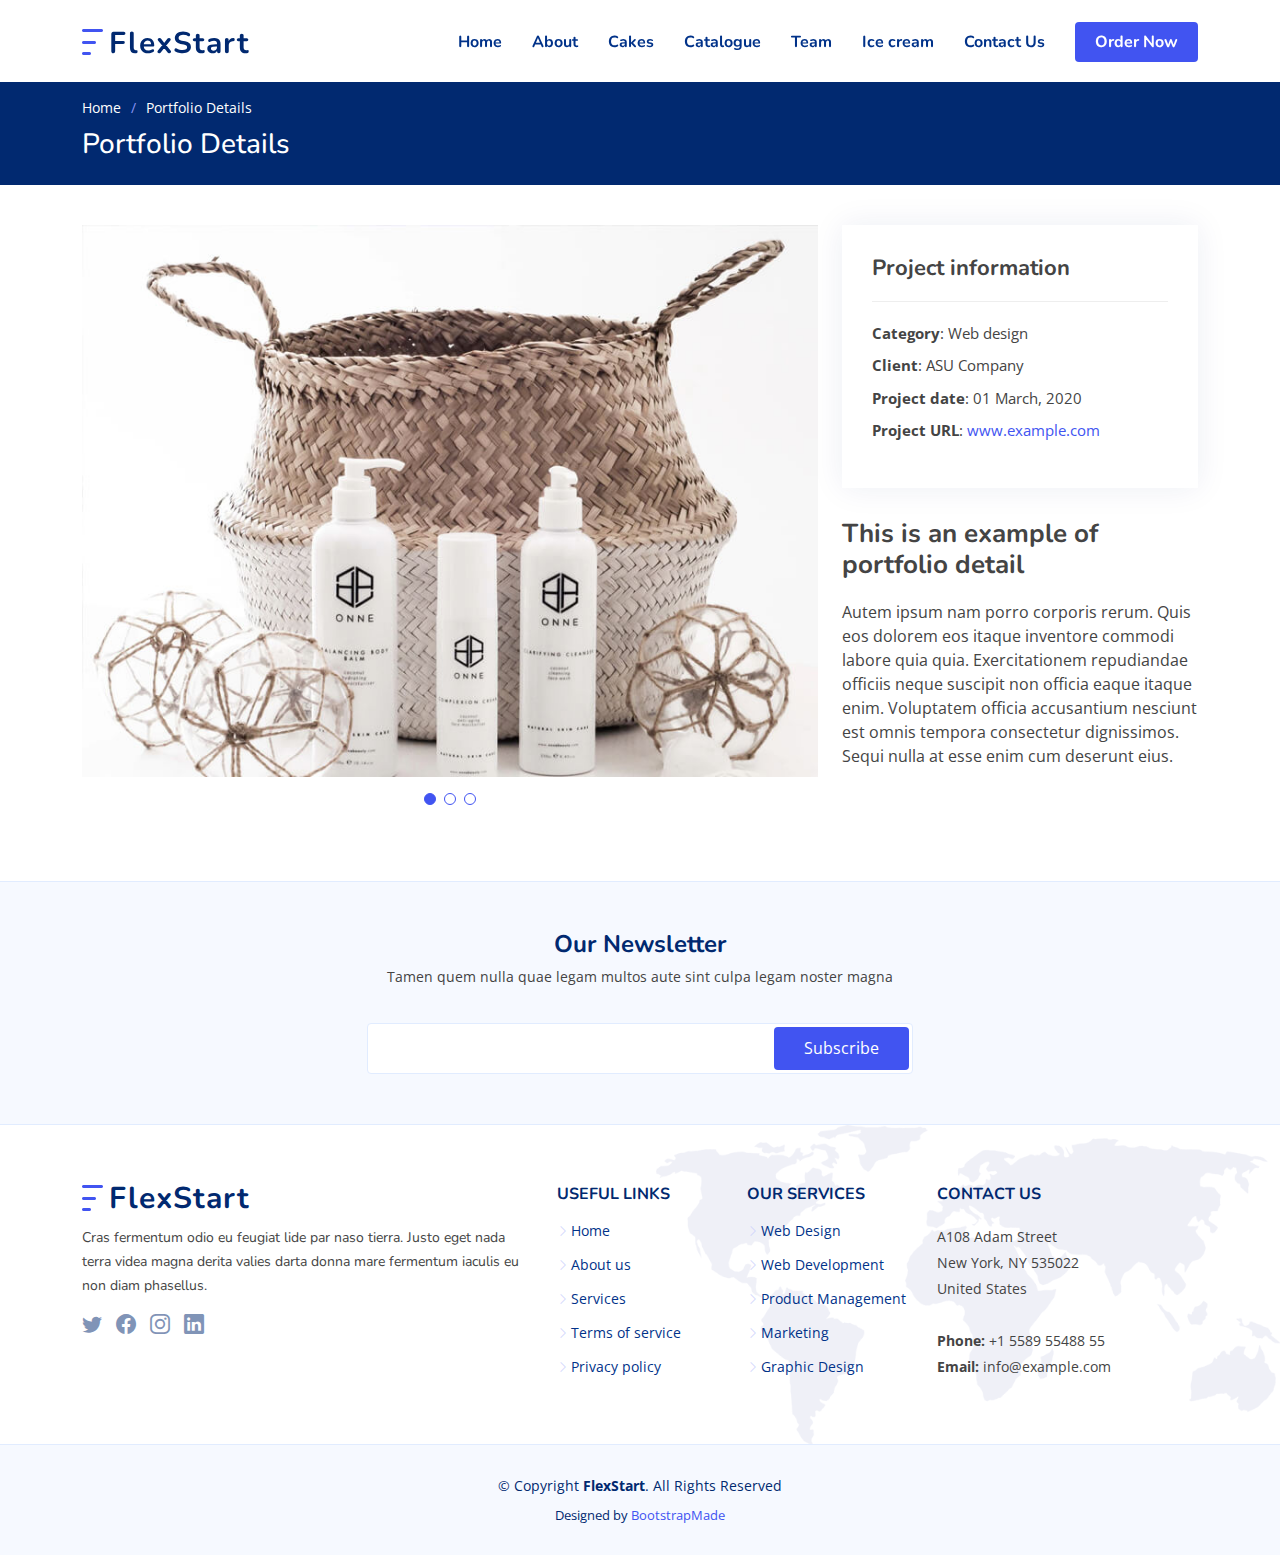
<file: FlexStart/catalogue details.html>
<!DOCTYPE html>
<html lang="en">

<head>
  <meta charset="utf-8">
  <meta content="width=device-width, initial-scale=1.0" name="viewport">

  <title>Catalogue Details - Dessert Paradise</title>
  <meta content="" name="description">
  <meta content="" name="keywords">

  <!-- Favicons -->
  <link href="assets/img/favicon.png" rel="icon">
  <link href="assets/img/apple-touch-icon.png" rel="apple-touch-icon">

  <!-- Google Fonts -->
  <link href="https://fonts.googleapis.com/css?family=Open+Sans:300,300i,400,400i,600,600i,700,700i|Nunito:300,300i,400,400i,600,600i,700,700i|Poppins:300,300i,400,400i,500,500i,600,600i,700,700i" rel="stylesheet">

  <!-- Vendor CSS Files -->
  <link href="assets/vendor/aos/aos.css" rel="stylesheet">
  <link href="assets/vendor/bootstrap/css/bootstrap.min.css" rel="stylesheet">
  <link href="assets/vendor/bootstrap-icons/bootstrap-icons.css" rel="stylesheet">
  <link href="assets/vendor/glightbox/css/glightbox.min.css" rel="stylesheet">
  <link href="assets/vendor/remixicon/remixicon.css" rel="stylesheet">
  <link href="assets/vendor/swiper/swiper-bundle.min.css" rel="stylesheet">

  <!-- Template Main CSS File -->
  <link href="assets/css/style.css" rel="stylesheet">

  <!-- =======================================================
  * Template Name: FlexStart - v1.9.0
  * Template URL: https://bootstrapmade.com/flexstart-bootstrap-startup-template/
  * Author: BootstrapMade.com
  * License: https://bootstrapmade.com/license/
  ======================================================== -->
</head>

<body>

<!-- ======= Header ======= -->
<header id="header" class="header fixed-top">
  <div class="container-fluid container-xl d-flex align-items-center justify-content-between">

    <a href="index.html" class="logo d-flex align-items-center">
      <img src="assets/img/logo.png" alt="">
      <span>FlexStart</span>
    </a>

    <nav id="navbar" class="navbar">
      <ul>
        <li><a class="nav-link" href="#home">Home</a></li>
        <li><a class="nav-link scrollto" href="#about">About</a></li>
        <li><a class="nav-link scrollto" href="#cakes">Cakes</a></li>
        <li><a class="nav-link scrollto" href="#portfolio">Catalogue</a></li>
        <li><a class="nav-link scrollto" href="#team">Team</a></li>
        <li><a class="nav-link scrollto" href="#team">Ice cream</a></li>
        <!--          <li class="dropdown"><a href="#"><span>Drop Down</span> <i class="bi bi-chevron-down"></i></a>-->
        <!--            <ul>-->
        <!--              <li><a href="#">Drop Down 1</a></li>-->
        <!--              <li class="dropdown"><a href="#"><span>Deep Drop Down</span> <i class="bi bi-chevron-right"></i></a>-->
        <!--                <ul>-->
        <!--                  <li><a href="#">Deep Drop Down 1</a></li>-->
        <!--                  <li><a href="#">Deep Drop Down 2</a></li>-->
        <!--                  <li><a href="#">Deep Drop Down 3</a></li>-->
        <!--                  <li><a href="#">Deep Drop Down 4</a></li>-->
        <!--                  <li><a href="#">Deep Drop Down 5</a></li>-->
        <!--                </ul>-->
        <!--              </li>-->
        <!--              <li><a href="#">Drop Down 2</a></li>-->
        <!--              <li><a href="#">Drop Down 3</a></li>-->
        <!--              <li><a href="#">Drop Down 4</a></li>-->
        <!--            </ul>-->
        </li>
        <li><a class="nav-link scrollto" href="#contact">Contact Us</a></li>
        <li><a class="getstarted scrollto" href="#about">Order Now</a></li>
      </ul>
      <i class="bi bi-list mobile-nav-toggle"></i>
    </nav><!-- .navbar -->

  </div>
</header><!-- End Header -->

<main id="main">

  <!-- ======= Breadcrumbs ======= -->
  <section class="breadcrumbs">
    <div class="container">

      <ol>
        <li><a href="index.html">Home</a></li>
        <li>Portfolio Details</li>
      </ol>
      <h2>Portfolio Details</h2>

    </div>
  </section><!-- End Breadcrumbs -->

  <!-- ======= Portfolio Details Section ======= -->
  <section id="portfolio-details" class="portfolio-details">
    <div class="container">

      <div class="row gy-4">

        <div class="col-lg-8">
          <div class="portfolio-details-slider swiper">
            <div class="swiper-wrapper align-items-center">

              <div class="swiper-slide">
                <img src="assets/img/portfolio/portfolio-1.jpg" alt="">
              </div>

              <div class="swiper-slide">
                <img src="assets/img/portfolio/portfolio-2.jpg" alt="">
              </div>

              <div class="swiper-slide">
                <img src="assets/img/portfolio/portfolio-3.jpg" alt="">
              </div>

            </div>
            <div class="swiper-pagination"></div>
          </div>
        </div>

        <div class="col-lg-4">
          <div class="portfolio-info">
            <h3>Project information</h3>
            <ul>
              <li><strong>Category</strong>: Web design</li>
              <li><strong>Client</strong>: ASU Company</li>
              <li><strong>Project date</strong>: 01 March, 2020</li>
              <li><strong>Project URL</strong>: <a href="#">www.example.com</a></li>
            </ul>
          </div>
          <div class="portfolio-description">
            <h2>This is an example of portfolio detail</h2>
            <p>
              Autem ipsum nam porro corporis rerum. Quis eos dolorem eos itaque inventore commodi labore quia quia. Exercitationem repudiandae officiis neque suscipit non officia eaque itaque enim. Voluptatem officia accusantium nesciunt est omnis tempora consectetur dignissimos. Sequi nulla at esse enim cum deserunt eius.
            </p>
          </div>
        </div>

      </div>

    </div>
  </section><!-- End Portfolio Details Section -->

</main><!-- End #main -->

<!-- ======= Footer ======= -->
<footer id="footer" class="footer">

  <div class="footer-newsletter">
    <div class="container">
      <div class="row justify-content-center">
        <div class="col-lg-12 text-center">
          <h4>Our Newsletter</h4>
          <p>Tamen quem nulla quae legam multos aute sint culpa legam noster magna</p>
        </div>
        <div class="col-lg-6">
          <form action="" method="post">
            <input type="email" name="email"><input type="submit" value="Subscribe">
          </form>
        </div>
      </div>
    </div>
  </div>

  <div class="footer-top">
    <div class="container">
      <div class="row gy-4">
        <div class="col-lg-5 col-md-12 footer-info">
          <a href="index.html" class="logo d-flex align-items-center">
            <img src="assets/img/logo.png" alt="">
            <span>FlexStart</span>
          </a>
          <p>Cras fermentum odio eu feugiat lide par naso tierra. Justo eget nada terra videa magna derita valies darta donna mare fermentum iaculis eu non diam phasellus.</p>
          <div class="social-links mt-3">
            <a href="#" class="twitter"><i class="bi bi-twitter"></i></a>
            <a href="#" class="facebook"><i class="bi bi-facebook"></i></a>
            <a href="#" class="instagram"><i class="bi bi-instagram"></i></a>
            <a href="#" class="linkedin"><i class="bi bi-linkedin"></i></a>
          </div>
        </div>

        <div class="col-lg-2 col-6 footer-links">
          <h4>Useful Links</h4>
          <ul>
            <li><i class="bi bi-chevron-right"></i> <a href="#">Home</a></li>
            <li><i class="bi bi-chevron-right"></i> <a href="#">About us</a></li>
            <li><i class="bi bi-chevron-right"></i> <a href="#">Services</a></li>
            <li><i class="bi bi-chevron-right"></i> <a href="#">Terms of service</a></li>
            <li><i class="bi bi-chevron-right"></i> <a href="#">Privacy policy</a></li>
          </ul>
        </div>

        <div class="col-lg-2 col-6 footer-links">
          <h4>Our Services</h4>
          <ul>
            <li><i class="bi bi-chevron-right"></i> <a href="#">Web Design</a></li>
            <li><i class="bi bi-chevron-right"></i> <a href="#">Web Development</a></li>
            <li><i class="bi bi-chevron-right"></i> <a href="#">Product Management</a></li>
            <li><i class="bi bi-chevron-right"></i> <a href="#">Marketing</a></li>
            <li><i class="bi bi-chevron-right"></i> <a href="#">Graphic Design</a></li>
          </ul>
        </div>

        <div class="col-lg-3 col-md-12 footer-contact text-center text-md-start">
          <h4>Contact Us</h4>
          <p>
            A108 Adam Street <br>
            New York, NY 535022<br>
            United States <br><br>
            <strong>Phone:</strong> +1 5589 55488 55<br>
            <strong>Email:</strong> info@example.com<br>
          </p>

        </div>

      </div>
    </div>
  </div>

  <div class="container">
    <div class="copyright">
      &copy; Copyright <strong><span>FlexStart</span></strong>. All Rights Reserved
    </div>
    <div class="credits">
      <!-- All the links in the footer should remain intact. -->
      <!-- You can delete the links only if you purchased the pro version. -->
      <!-- Licensing information: https://bootstrapmade.com/license/ -->
      <!-- Purchase the pro version with working PHP/AJAX contact form: https://bootstrapmade.com/flexstart-bootstrap-startup-template/ -->
      Designed by <a href="https://bootstrapmade.com/">BootstrapMade</a>
    </div>
  </div>
</footer><!-- End Footer -->

<a href="#" class="back-to-top d-flex align-items-center justify-content-center"><i class="bi bi-arrow-up-short"></i></a>

<!-- Vendor JS Files -->
<script src="assets/vendor/purecounter/purecounter.js"></script>
<script src="assets/vendor/aos/aos.js"></script>
<script src="assets/vendor/bootstrap/js/bootstrap.bundle.min.js"></script>
<script src="assets/vendor/glightbox/js/glightbox.min.js"></script>
<script src="assets/vendor/isotope-layout/isotope.pkgd.min.js"></script>
<script src="assets/vendor/swiper/swiper-bundle.min.js"></script>
<script src="assets/vendor/php-email-form/validate.js"></script>

<!-- Template Main JS File -->
<script src="assets/js/main.js"></script>

</body>

</html>
</file>
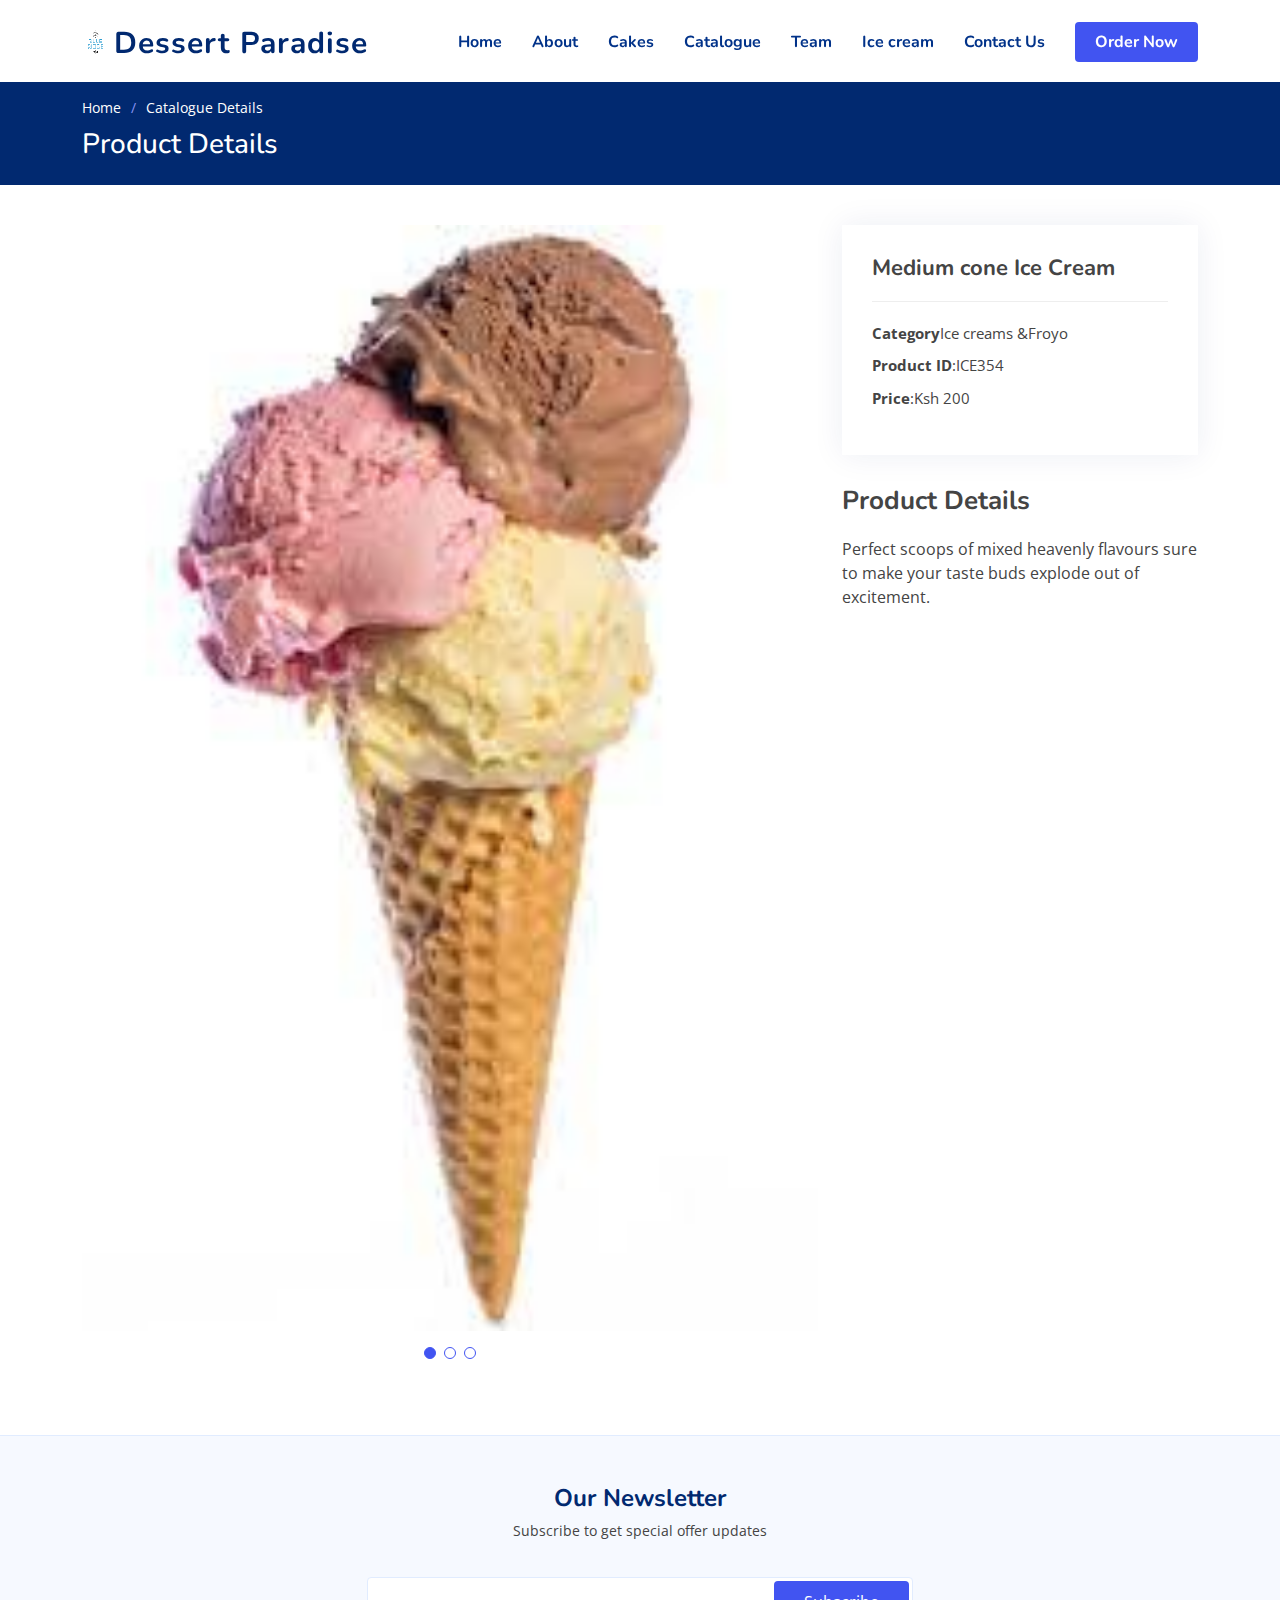
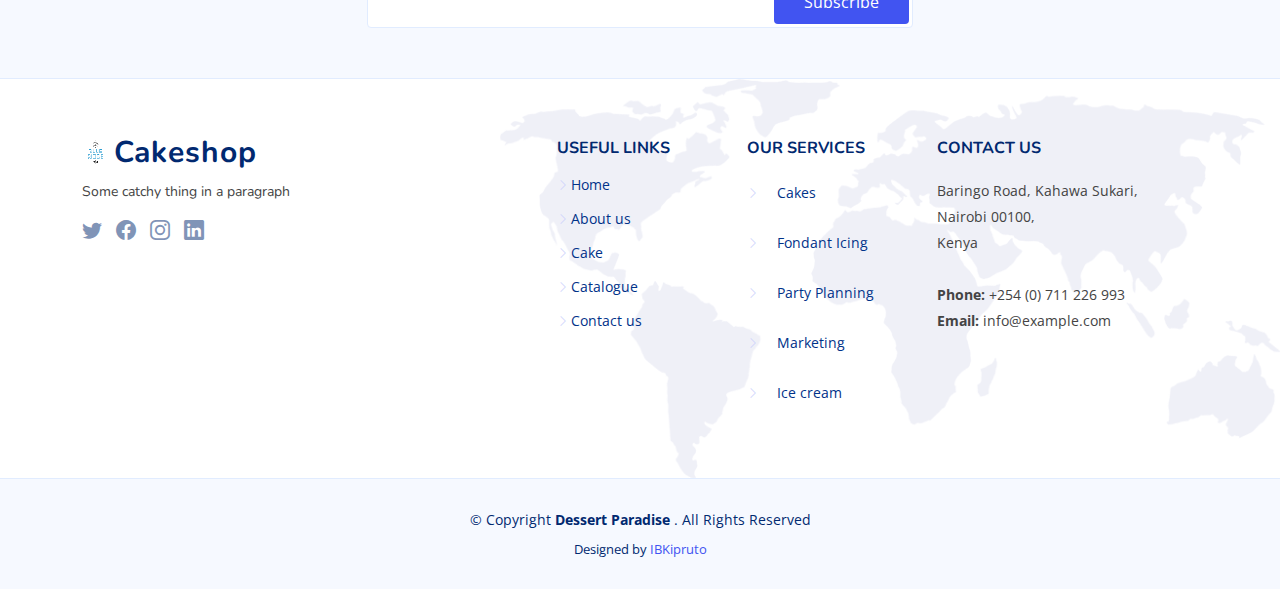
<file: FlexStart/catalogue-details1.html>
<!DOCTYPE html>
<html lang="en">

<head>
  <meta charset="utf-8">
  <meta content="width=device-width, initial-scale=1.0" name="viewport">

  <title>Catalogue Details - Dessert Paradise</title>
  <meta content="" name="description">
  <meta content="" name="keywords">

  <!-- Favicons -->
  <link href="assets/img/favicon.png" rel="icon">
  <link href="assets/img/apple-touch-icon.png" rel="apple-touch-icon">

  <!-- Google Fonts -->
  <link href="https://fonts.googleapis.com/css?family=Open+Sans:300,300i,400,400i,600,600i,700,700i|Nunito:300,300i,400,400i,600,600i,700,700i|Poppins:300,300i,400,400i,500,500i,600,600i,700,700i" rel="stylesheet">

  <!-- Vendor CSS Files -->
  <link href="assets/vendor/aos/aos.css" rel="stylesheet">
  <link href="assets/vendor/bootstrap/css/bootstrap.min.css" rel="stylesheet">
  <link href="assets/vendor/bootstrap-icons/bootstrap-icons.css" rel="stylesheet">
  <link href="assets/vendor/glightbox/css/glightbox.min.css" rel="stylesheet">
  <link href="assets/vendor/remixicon/remixicon.css" rel="stylesheet">
  <link href="assets/vendor/swiper/swiper-bundle.min.css" rel="stylesheet">

  <!-- Template Main CSS File -->
  <link href="assets/css/style.css" rel="stylesheet">

  <!-- =======================================================
  * Template Name: FlexStart - v1.9.0
  * Template URL: https://bootstrapmade.com/flexstart-bootstrap-startup-template/
  * Author: BootstrapMade.com
  * License: https://bootstrapmade.com/license/
  ======================================================== -->
</head>

<body>

<!-- ======= Header ======= -->
<header id="header" class="header fixed-top">
  <div class="container-fluid container-xl d-flex align-items-center justify-content-between">

    <a href="index.html" class="logo d-flex align-items-center">
      <img src="assets/img/logo_1.png" alt="">
      <span>Dessert Paradise</span>
    </a>

    <nav id="navbar" class="navbar">
      <ul>
        <li><a class="nav-link" href="index.html">Home</a></li>
        <li><a class="nav-link scrollto" href="index.html#about">About</a></li>
        <li><a class="nav-link scrollto" href="index.html#portfolio">Cakes</a></li>
        <li><a class="nav-link scrollto" href="index.html#portfolio">Catalogue</a></li>
        <li><a class="nav-link scrollto" href="index.html#team">Team</a></li>
        <li><a class="nav-link scrollto" href="index.html#team">Ice cream</a></li>
        <!--          <li class="dropdown"><a href="#"><span>Drop Down</span> <i class="bi bi-chevron-down"></i></a>-->
        <!--            <ul>-->
        <!--              <li><a href="#">Drop Down 1</a></li>-->
        <!--              <li class="dropdown"><a href="#"><span>Deep Drop Down</span> <i class="bi bi-chevron-right"></i></a>-->
        <!--                <ul>-->
        <!--                  <li><a href="#">Deep Drop Down 1</a></li>-->
        <!--                  <li><a href="#">Deep Drop Down 2</a></li>-->
        <!--                  <li><a href="#">Deep Drop Down 3</a></li>-->
        <!--                  <li><a href="#">Deep Drop Down 4</a></li>-->
        <!--                  <li><a href="#">Deep Drop Down 5</a></li>-->
        <!--                </ul>-->
        <!--              </li>-->
        <!--              <li><a href="#">Drop Down 2</a></li>-->
        <!--              <li><a href="#">Drop Down 3</a></li>-->
        <!--              <li><a href="#">Drop Down 4</a></li>-->
        <!--            </ul>-->
        </li>
        <li><a class="nav-link scrollto" href="index.html">Contact Us</a></li>
        <li><a class="getstarted" href="inner-page.html">Order Now</a></li>
      </ul>
      <i class="bi bi-list mobile-nav-toggle"></i>
    </nav><!-- .navbar -->

  </div>
</header><!-- End Header -->

<main id="main">

  <!-- ======= Breadcrumbs ======= -->
  <section class="breadcrumbs">
    <div class="container">

      <ol>
        <li><a href="index.html">Home</a></li>
        <li>Catalogue Details</li>
      </ol>
      <h2>Product Details</h2>

    </div>
  </section><!-- End Breadcrumbs -->

  <!-- ======= Portfolio Details Section ======= -->
  <section id="portfolio-details" class="portfolio-details">
    <div class="container">

      <div class="row gy-4">

        <div class="col-lg-8">
          <div class="portfolio-details-slider swiper">
            <div class="swiper-wrapper align-items-center">

              <div class="swiper-slide">
                <img src="assets/img/portfolio/icecream1.jpg" alt="">
              </div>

              <div class="swiper-slide">
                <img src="assets/img/portfolio/icecream2.jpg" alt="">
              </div>

              <div class="swiper-slide">
                <img src="assets/img/portfolio/icecream3.jpg" alt="">
              </div>

            </div>
            <div class="swiper-pagination"></div>
          </div>
        </div>

        <div class="col-lg-4">
          <div class="portfolio-info">
            <h3>Medium cone Ice Cream</h3>
            <ul>
              <li><strong>Category</strong>Ice creams &Froyo</li>
              <li><strong>Product ID</strong>:ICE354</li>
              <li><strong>Price</strong>:Ksh 200</li>
              <!--                <li><strong>Project URL</strong>: <a href="#">www.example.com</a></li>-->
            </ul>
          </div>
          <div class="portfolio-description">
            <h2>Product Details</h2>
            <p>
              Perfect scoops of mixed heavenly flavours sure to make your taste buds explode out of excitement.
            </p>
          </div>
        </div>

      </div>

    </div>
  </section><!-- End Portfolio Details Section -->

</main><!-- End #main -->

<!-- ======= Footer ======= -->
<footer id="footer" class="footer">

  <div class="footer-newsletter">
    <div class="container">
      <div class="row justify-content-center">
        <div class="col-lg-12 text-center">
          <h4>Our Newsletter</h4>
          <p>Subscribe to get special offer updates</p>
        </div>
        <div class="col-lg-6">
          <form action="" method="post">
            <input type="email" name="email"><input type="submit" value="Subscribe">
          </form>
        </div>
      </div>
    </div>
  </div>

  <div class="footer-top">
    <div class="container">
      <div class="row gy-4">
        <div class="col-lg-5 col-md-12 footer-info">
          <a href="index.html" class="logo d-flex align-items-center">
            <img src="assets/img/logo_1.png" alt="">
            <span>Cakeshop</span>
          </a>
          <p>Some catchy thing in a paragraph</p>
          <div class="social-links mt-3">
            <a href="#" class="twitter"><i class="bi bi-twitter"></i></a>
            <a href="#" class="facebook"><i class="bi bi-facebook"></i></a>
            <a href="#" class="instagram"><i class="bi bi-instagram"></i></a>
            <a href="#" class="linkedin"><i class="bi bi-linkedin"></i></a>
          </div>
        </div>

        <div class="col-lg-2 col-6 footer-links">
          <h4>Useful Links</h4>
          <ul>
            <li><i class="bi bi-chevron-right"></i> <a href="#about">Home</a></li>
            <li><i class="bi bi-chevron-right"></i> <a href="#about">About us</a></li>
            <li><i class="bi bi-chevron-right"></i> <a href="#services">Cake</a></li>
            <li><i class="bi bi-chevron-right"></i> <a href="#portfolio">Catalogue</a></li>
            <li><i class="bi bi-chevron-right"></i> <a href="#contact">Contact us</a></li>
          </ul>
        </div>

        <div class="col-lg-2 col-6 footer-links">
          <h4>Our Services</h4>
          <ul>
            <li><i class="bi bi-chevron-right"></i> <a class="nav-link scrollto" href="#services">Cakes</a></li>
            <li><i class="bi bi-chevron-right"></i> <a class="nav-link scrollto" href="#portfolio">Fondant Icing</a></li>
            <li><i class="bi bi-chevron-right"></i> <a class="nav-link scrollto" href="#portfolio">Party Planning</a></li>
            <li><i class="bi bi-chevron-right"></i> <a class="nav-link scrollto" href="#about">Marketing</a></li>
            <li><i class="bi bi-chevron-right"></i> <a class="nav-link scrollto" href="#features">Ice cream</a></li>
          </ul>
        </div>

        <div class="col-lg-3 col-md-12 footer-contact text-center text-md-start">
          <h4>Contact Us</h4>
          <p>
            Baringo Road, Kahawa Sukari, <br>
            Nairobi 00100,<br>
            Kenya <br><br>
            <strong>Phone:</strong> +254 (0) 711 226 993<br>
            <strong>Email:</strong> info@example.com<br>
          </p>

        </div>

      </div>
    </div>
  </div>

  <div class="container">
    <div class="copyright">
      &copy; Copyright <strong><span>Dessert Paradise </span></strong>. All Rights Reserved
    </div>
    <div class="credits">
      <!-- All the links in the footer should remain intact. -->
      <!-- You can delete the links only if you purchased the pro version. -->
      <!-- Licensing information: https://bootstrapmade.com/license/ -->
      <!-- Purchase the pro version with working PHP/AJAX contact form: https://bootstrapmade.com/flexstart-bootstrap-startup-template/ -->
      Designed by <a href="https://bootstrapmade.com/">IBKipruto</a>
    </div>
  </div>
</footer><!-- End Footer -->

<a href="#" class="back-to-top d-flex align-items-center justify-content-center"><i class="bi bi-arrow-up-short"></i></a>

<!-- Vendor JS Files -->
<script src="assets/vendor/purecounter/purecounter.js"></script>
<script src="assets/vendor/aos/aos.js"></script>
<script src="assets/vendor/bootstrap/js/bootstrap.bundle.min.js"></script>
<script src="assets/vendor/glightbox/js/glightbox.min.js"></script>
<script src="assets/vendor/isotope-layout/isotope.pkgd.min.js"></script>
<script src="assets/vendor/swiper/swiper-bundle.min.js"></script>
<script src="assets/vendor/php-email-form/validate.js"></script>

<!-- Template Main JS File -->
<script src="assets/js/main.js"></script>

</body>

</html>
</file>
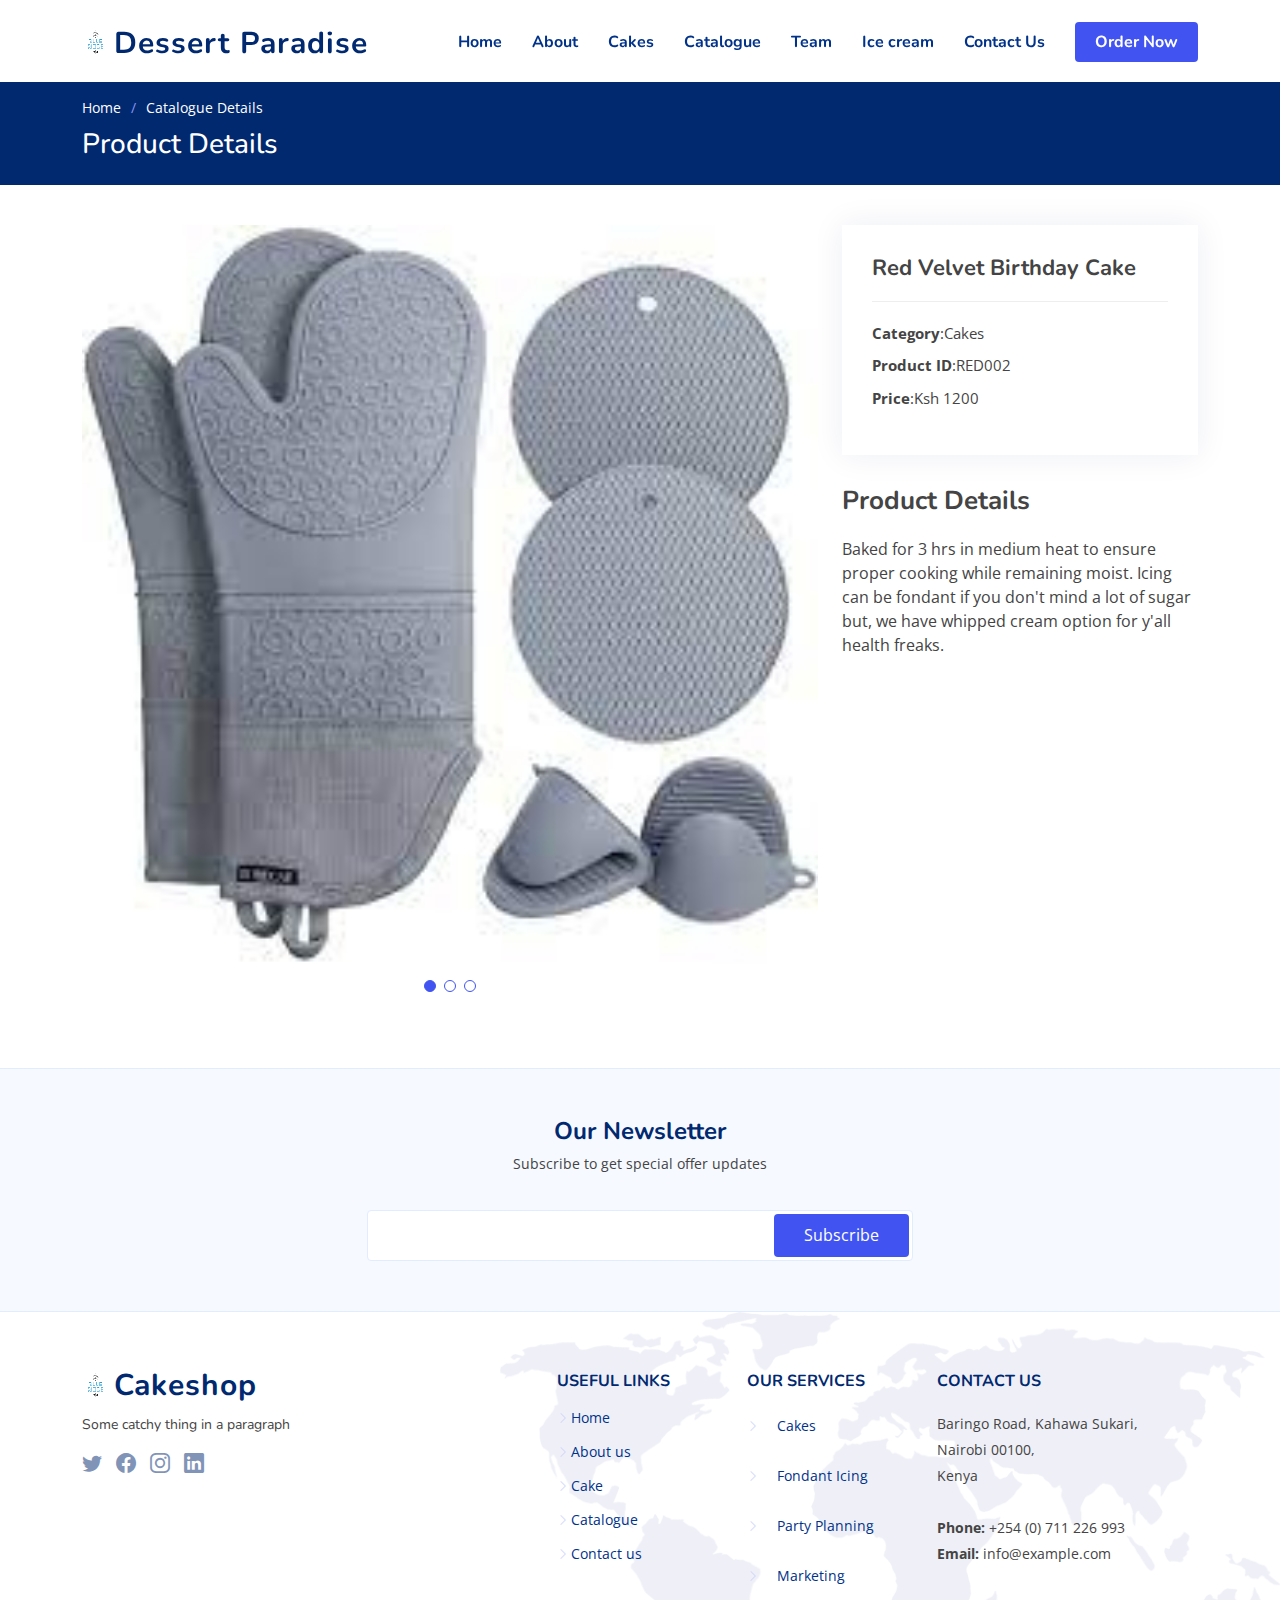
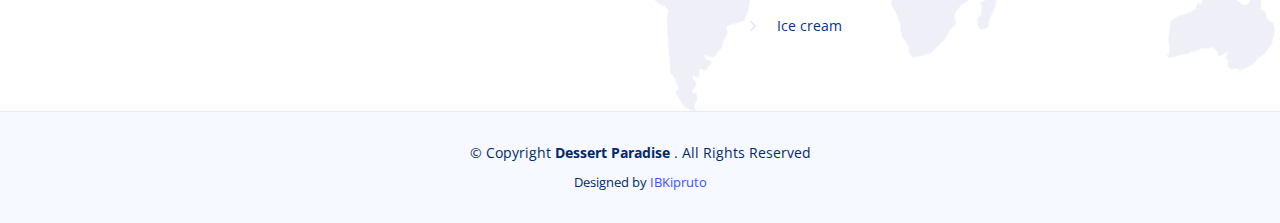
<file: FlexStart/catalogue-details2.html>
<!DOCTYPE html>
<html lang="en">

<head>
  <meta charset="utf-8">
  <meta content="width=device-width, initial-scale=1.0" name="viewport">

  <title>Catalogue Details - Dessert Paradise</title>
  <meta content="" name="description">
  <meta content="" name="keywords">

  <!-- Favicons -->
  <link href="assets/img/favicon.png" rel="icon">
  <link href="assets/img/apple-touch-icon.png" rel="apple-touch-icon">

  <!-- Google Fonts -->
  <link href="https://fonts.googleapis.com/css?family=Open+Sans:300,300i,400,400i,600,600i,700,700i|Nunito:300,300i,400,400i,600,600i,700,700i|Poppins:300,300i,400,400i,500,500i,600,600i,700,700i" rel="stylesheet">

  <!-- Vendor CSS Files -->
  <link href="assets/vendor/aos/aos.css" rel="stylesheet">
  <link href="assets/vendor/bootstrap/css/bootstrap.min.css" rel="stylesheet">
  <link href="assets/vendor/bootstrap-icons/bootstrap-icons.css" rel="stylesheet">
  <link href="assets/vendor/glightbox/css/glightbox.min.css" rel="stylesheet">
  <link href="assets/vendor/remixicon/remixicon.css" rel="stylesheet">
  <link href="assets/vendor/swiper/swiper-bundle.min.css" rel="stylesheet">

  <!-- Template Main CSS File -->
  <link href="assets/css/style.css" rel="stylesheet">

  <!-- =======================================================
  * Template Name: FlexStart - v1.9.0
  * Template URL: https://bootstrapmade.com/flexstart-bootstrap-startup-template/
  * Author: BootstrapMade.com
  * License: https://bootstrapmade.com/license/
  ======================================================== -->
</head>

<body>

<!-- ======= Header ======= -->
<header id="header" class="header fixed-top">
  <div class="container-fluid container-xl d-flex align-items-center justify-content-between">

    <a href="index.html" class="logo d-flex align-items-center">
      <img src="assets/img/logo_1.png" alt="">
      <span>Dessert Paradise</span>
    </a>

    <nav id="navbar" class="navbar">
      <ul>
        <li><a class="nav-link" href="index.html">Home</a></li>
        <li><a class="nav-link scrollto" href="index.html#about">About</a></li>
        <li><a class="nav-link scrollto" href="index.html#portfolio">Cakes</a></li>
        <li><a class="nav-link scrollto" href="index.html#portfolio">Catalogue</a></li>
        <li><a class="nav-link scrollto" href="index.html#team">Team</a></li>
        <li><a class="nav-link scrollto" href="index.html#team">Ice cream</a></li>
        <!--          <li class="dropdown"><a href="#"><span>Drop Down</span> <i class="bi bi-chevron-down"></i></a>-->
        <!--            <ul>-->
        <!--              <li><a href="#">Drop Down 1</a></li>-->
        <!--              <li class="dropdown"><a href="#"><span>Deep Drop Down</span> <i class="bi bi-chevron-right"></i></a>-->
        <!--                <ul>-->
        <!--                  <li><a href="#">Deep Drop Down 1</a></li>-->
        <!--                  <li><a href="#">Deep Drop Down 2</a></li>-->
        <!--                  <li><a href="#">Deep Drop Down 3</a></li>-->
        <!--                  <li><a href="#">Deep Drop Down 4</a></li>-->
        <!--                  <li><a href="#">Deep Drop Down 5</a></li>-->
        <!--                </ul>-->
        <!--              </li>-->
        <!--              <li><a href="#">Drop Down 2</a></li>-->
        <!--              <li><a href="#">Drop Down 3</a></li>-->
        <!--              <li><a href="#">Drop Down 4</a></li>-->
        <!--            </ul>-->
        </li>
        <li><a class="nav-link scrollto" href="index.html">Contact Us</a></li>
        <li><a class="getstarted" href="inner-page.html">Order Now</a></li>
      </ul>
      <i class="bi bi-list mobile-nav-toggle"></i>
    </nav><!-- .navbar -->

  </div>
</header><!-- End Header -->

<main id="main">

  <!-- ======= Breadcrumbs ======= -->
  <section class="breadcrumbs">
    <div class="container">

      <ol>
        <li><a href="index.html">Home</a></li>
        <li>Catalogue Details</li>
      </ol>
      <h2>Product Details</h2>

    </div>
  </section><!-- End Breadcrumbs -->

  <!-- ======= Portfolio Details Section ======= -->
  <section id="portfolio-details" class="portfolio-details">
    <div class="container">

      <div class="row gy-4">

        <div class="col-lg-8">
          <div class="portfolio-details-slider swiper">
            <div class="swiper-wrapper align-items-center">

              <div class="swiper-slide">
                <img src="assets/img/portfolio/mittens1.jpg" alt="">
              </div>

              <div class="swiper-slide">
                <img src="assets/img/portfolio/mittens2.jpg" alt="">
              </div>

              <div class="swiper-slide">
                <img src="assets/img/portfolio/mittens3.jpg" alt="">
              </div>

            </div>
            <div class="swiper-pagination"></div>
          </div>
        </div>

        <div class="col-lg-4">
          <div class="portfolio-info">
            <h3>Red Velvet Birthday Cake</h3>
            <ul>
              <li><strong>Category</strong>:Cakes</li>
              <li><strong>Product ID</strong>:RED002</li>
              <li><strong>Price</strong>:Ksh 1200</li>
              <!--                <li><strong>Project URL</strong>: <a href="#">www.example.com</a></li>-->
            </ul>
          </div>
          <div class="portfolio-description">
            <h2>Product Details</h2>
            <p>
              Baked for 3 hrs in medium heat to ensure proper cooking while remaining moist. Icing can be fondant if you don't mind a lot of sugar but, we have whipped cream option for y'all health freaks.
            </p>
          </div>
        </div>

      </div>

    </div>
  </section><!-- End Portfolio Details Section -->

</main><!-- End #main -->

<!-- ======= Footer ======= -->
<footer id="footer" class="footer">

  <div class="footer-newsletter">
    <div class="container">
      <div class="row justify-content-center">
        <div class="col-lg-12 text-center">
          <h4>Our Newsletter</h4>
          <p>Subscribe to get special offer updates</p>
        </div>
        <div class="col-lg-6">
          <form action="" method="post">
            <input type="email" name="email"><input type="submit" value="Subscribe">
          </form>
        </div>
      </div>
    </div>
  </div>

  <div class="footer-top">
    <div class="container">
      <div class="row gy-4">
        <div class="col-lg-5 col-md-12 footer-info">
          <a href="index.html" class="logo d-flex align-items-center">
            <img src="assets/img/logo_1.png" alt="">
            <span>Cakeshop</span>
          </a>
          <p>Some catchy thing in a paragraph</p>
          <div class="social-links mt-3">
            <a href="#" class="twitter"><i class="bi bi-twitter"></i></a>
            <a href="#" class="facebook"><i class="bi bi-facebook"></i></a>
            <a href="#" class="instagram"><i class="bi bi-instagram"></i></a>
            <a href="#" class="linkedin"><i class="bi bi-linkedin"></i></a>
          </div>
        </div>

        <div class="col-lg-2 col-6 footer-links">
          <h4>Useful Links</h4>
          <ul>
            <li><i class="bi bi-chevron-right"></i> <a href="#about">Home</a></li>
            <li><i class="bi bi-chevron-right"></i> <a href="#about">About us</a></li>
            <li><i class="bi bi-chevron-right"></i> <a href="#services">Cake</a></li>
            <li><i class="bi bi-chevron-right"></i> <a href="#portfolio">Catalogue</a></li>
            <li><i class="bi bi-chevron-right"></i> <a href="#contact">Contact us</a></li>
          </ul>
        </div>

        <div class="col-lg-2 col-6 footer-links">
          <h4>Our Services</h4>
          <ul>
            <li><i class="bi bi-chevron-right"></i> <a class="nav-link scrollto" href="#services">Cakes</a></li>
            <li><i class="bi bi-chevron-right"></i> <a class="nav-link scrollto" href="#portfolio">Fondant Icing</a></li>
            <li><i class="bi bi-chevron-right"></i> <a class="nav-link scrollto" href="#portfolio">Party Planning</a></li>
            <li><i class="bi bi-chevron-right"></i> <a class="nav-link scrollto" href="#about">Marketing</a></li>
            <li><i class="bi bi-chevron-right"></i> <a class="nav-link scrollto" href="#features">Ice cream</a></li>
          </ul>
        </div>

        <div class="col-lg-3 col-md-12 footer-contact text-center text-md-start">
          <h4>Contact Us</h4>
          <p>
            Baringo Road, Kahawa Sukari, <br>
            Nairobi 00100,<br>
            Kenya <br><br>
            <strong>Phone:</strong> +254 (0) 711 226 993<br>
            <strong>Email:</strong> info@example.com<br>
          </p>

        </div>

      </div>
    </div>
  </div>

  <div class="container">
    <div class="copyright">
      &copy; Copyright <strong><span>Dessert Paradise </span></strong>. All Rights Reserved
    </div>
    <div class="credits">
      <!-- All the links in the footer should remain intact. -->
      <!-- You can delete the links only if you purchased the pro version. -->
      <!-- Licensing information: https://bootstrapmade.com/license/ -->
      <!-- Purchase the pro version with working PHP/AJAX contact form: https://bootstrapmade.com/flexstart-bootstrap-startup-template/ -->
      Designed by <a href="https://bootstrapmade.com/">IBKipruto</a>
    </div>
  </div>
</footer><!-- End Footer -->

<a href="#" class="back-to-top d-flex align-items-center justify-content-center"><i class="bi bi-arrow-up-short"></i></a>

<!-- Vendor JS Files -->
<script src="assets/vendor/purecounter/purecounter.js"></script>
<script src="assets/vendor/aos/aos.js"></script>
<script src="assets/vendor/bootstrap/js/bootstrap.bundle.min.js"></script>
<script src="assets/vendor/glightbox/js/glightbox.min.js"></script>
<script src="assets/vendor/isotope-layout/isotope.pkgd.min.js"></script>
<script src="assets/vendor/swiper/swiper-bundle.min.js"></script>
<script src="assets/vendor/php-email-form/validate.js"></script>

<!-- Template Main JS File -->
<script src="assets/js/main.js"></script>

</body>

</html>
</file>
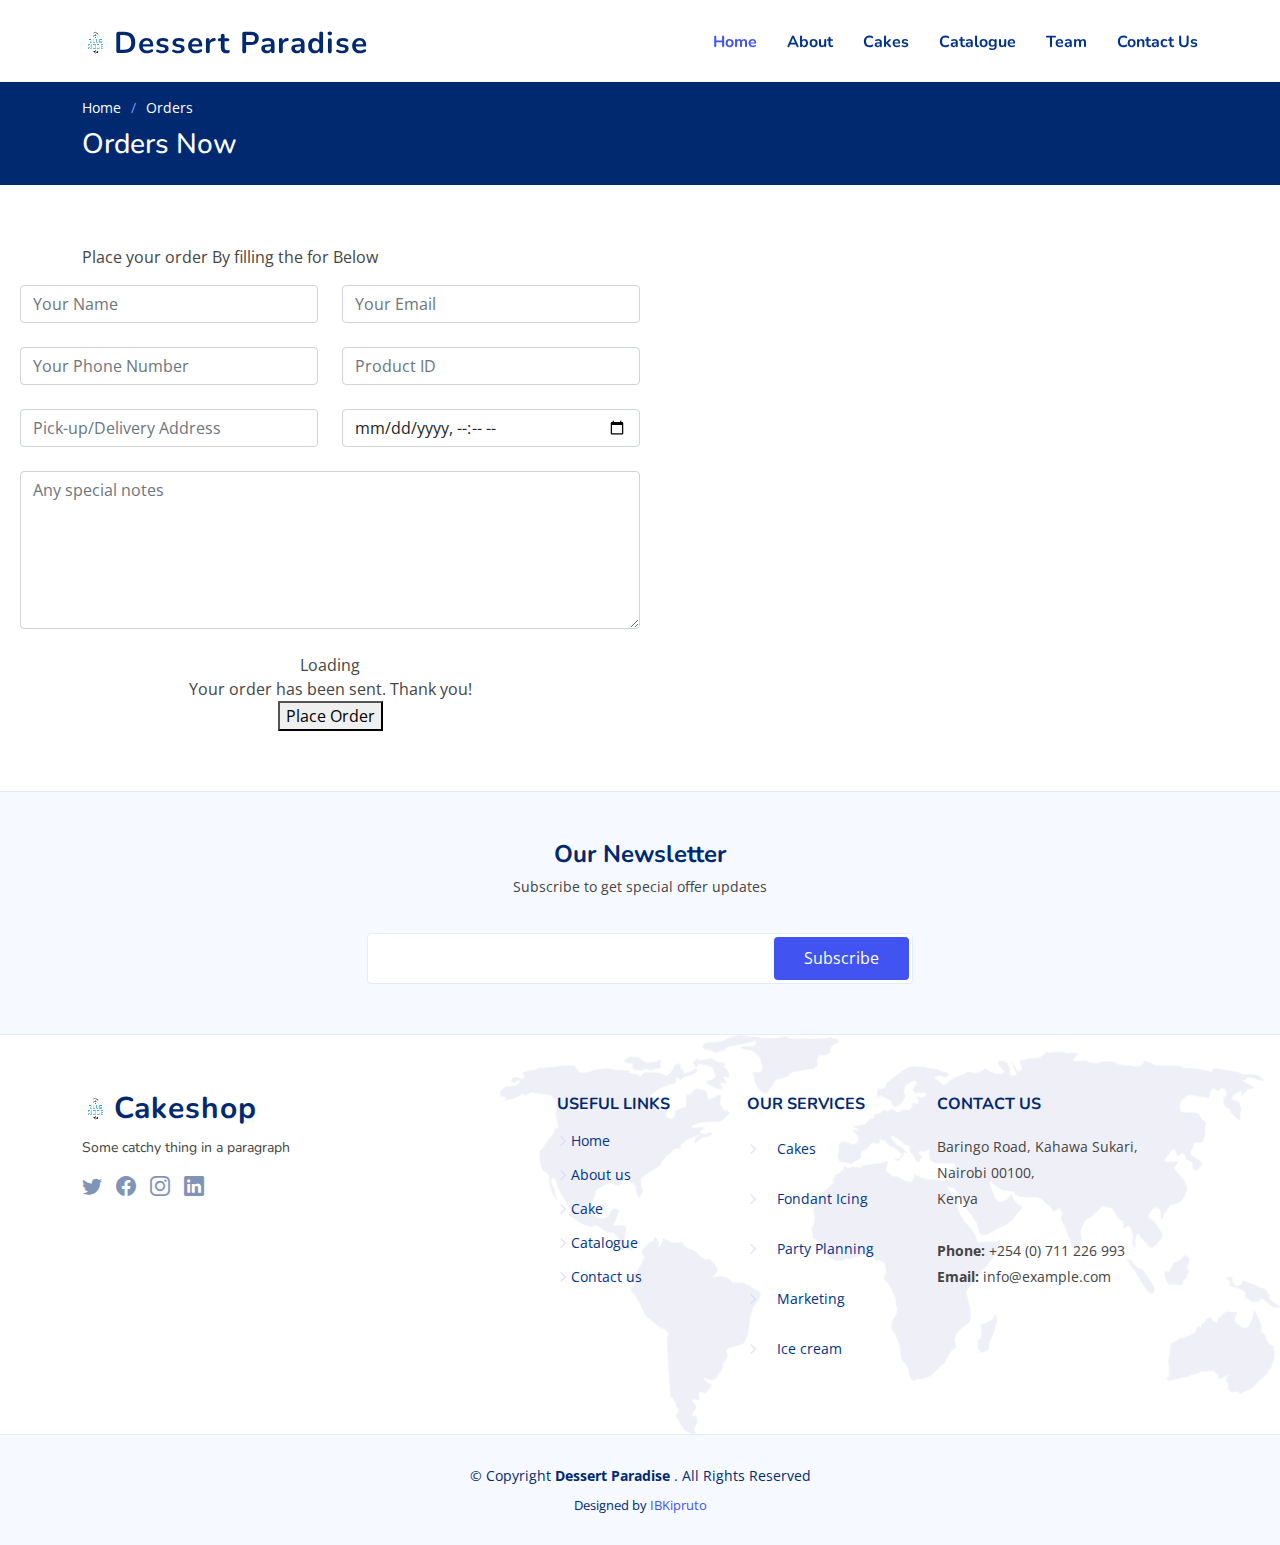
<file: FlexStart/inner-page.html>
<!DOCTYPE html>
<html lang="en">

<head>
  <meta charset="utf-8">
  <meta content="width=device-width, initial-scale=1.0" name="viewport">

  <title>Dessert Paradise-Index</title>
  <meta content="" name="description">
  <meta content="" name="keywords">

  <!-- Favicons -->
  <link href="assets/img/favicon.png" rel="icon">
  <link href="assets/img/apple-touch-icon.png" rel="apple-touch-icon">

  <!-- Google Fonts -->
  <link href="https://fonts.googleapis.com/css?family=Open+Sans:300,300i,400,400i,600,600i,700,700i|Nunito:300,300i,400,400i,600,600i,700,700i|Poppins:300,300i,400,400i,500,500i,600,600i,700,700i" rel="stylesheet">

  <!-- Vendor CSS Files -->
  <link href="assets/vendor/aos/aos.css" rel="stylesheet">
  <link href="assets/vendor/bootstrap/css/bootstrap.min.css" rel="stylesheet">
  <link href="assets/vendor/bootstrap-icons/bootstrap-icons.css" rel="stylesheet">
  <link href="assets/vendor/glightbox/css/glightbox.min.css" rel="stylesheet">
  <link href="assets/vendor/remixicon/remixicon.css" rel="stylesheet">
  <link href="assets/vendor/swiper/swiper-bundle.min.css" rel="stylesheet">

  <!-- Template Main CSS File -->
  <link href="assets/css/style.css" rel="stylesheet">

  <!-- =======================================================
  * Template Name: FlexStart - v1.9.0
  * Template URL: https://bootstrapmade.com/flexstart-bootstrap-startup-template/
  * Author: BootstrapMade.com
  * License: https://bootstrapmade.com/license/
  ======================================================== -->
</head>

<body>

  <!-- ======= Header ======= -->
  <header id="header" class="header fixed-top">
    <div class="container-fluid container-xl d-flex align-items-center justify-content-between">

      <a href="index.html" class="logo d-flex align-items-center">
        <img src="assets/img/logo_1.png" alt="">
        <span>Dessert Paradise</span>
      </a>

      <nav id="navbar" class="navbar">
        <ul>
          <li><a class="nav-link scrollto active" href="index.html">Home</a></li>
          <li><a class="nav-link scrollto" href="index.html">About</a></li>
          <li><a class="nav-link scrollto" href="index.html#services">Cakes</a></li>
          <li><a class="nav-link scrollto" href="index.html#portfolio">Catalogue</a></li>
          <li><a class="nav-link scrollto" href="index.html#team">Team</a></li>
<!--          <li><a class="nav-link scrollto" href="#team">Ice cream</a></li>-->
          <!--          <li class="dropdown"><a href="#"><span>Drop Down</span> <i class="bi bi-chevron-down"></i></a>-->
          <!--            <ul>-->
          <!--              <li><a href="#">Drop Down 1</a></li>-->
          <!--              <li class="dropdown"><a href="#"><span>Deep Drop Down</span> <i class="bi bi-chevron-right"></i></a>-->
          <!--                <ul>-->
          <!--                  <li><a href="#">Deep Drop Down 1</a></li>-->
          <!--                  <li><a href="#">Deep Drop Down 2</a></li>-->
          <!--                  <li><a href="#">Deep Drop Down 3</a></li>-->
          <!--                  <li><a href="#">Deep Drop Down 4</a></li>-->
          <!--                  <li><a href="#">Deep Drop Down 5</a></li>-->
          <!--                </ul>-->
          <!--              </li>-->
          <!--              <li><a href="#">Drop Down 2</a></li>-->
          <!--              <li><a href="#">Drop Down 3</a></li>-->
          <!--              <li><a href="#">Drop Down 4</a></li>-->
          <!--            </ul>-->
          </li>
          <li><a class="nav-link scrollto" href="index.html#contact">Contact Us</a></li>
<!--          <li><a class="getstarted scrollto" href="#contact">Order Now</a></li>-->
        </ul>
        <i class="bi bi-list mobile-nav-toggle"></i>
      </nav><!-- .navbar -->

    </div>
  </header><!-- End Header -->

  <main id="main">

    <!-- ======= Breadcrumbs ======= -->
    <section class="breadcrumbs">
      <div class="container">

        <ol>
          <li><a href="index.html">Home</a></li>
          <li>Orders</li>
        </ol>
        <h2>Orders Now</h2>

      </div>
    </section><!-- End Breadcrumbs -->

    <section class="inner-page">
      <div class="container">
        <p>
          Place your order By filling the for Below
        </p>
      </div>

      <div class="col-lg-6" style="padding-left: 20px">

      <form action="forms/orders.php" method="post">
        <div class="row gy-4">
          <div class="col-md-6">
            <input type="text" name="name" class="form-control" placeholder="Your Name" required>
          </div>
          <div class="col-md-6">
            <input type="text" name="email" class="form-control" placeholder="Your Email" required>
          </div>
          <div class="col-md-6">
            <input type="text" name="phone" class="form-control" placeholder="Your Phone Number" required>
          </div>
          <div class="col-md-6">
            <input type="text" name="order" class="form-control" placeholder="Product ID" required>
          </div>
          <div class="col-md-6">
            <input type="text" name="address" class="form-control" placeholder="Pick-up/Delivery Address" required>
          </div>
          <div class="col-md-6">
            <input type="datetime-local" name="delivery" class="form-control" placeholder="Delivery date" required>
          </div>
          <div class="col-md-12">
            <textarea class="form-control" name="special" rows="6" placeholder="Any special notes" required></textarea>
          </div>
          <div class="col-md-12 text-center">
            <div class="loading">Loading</div>
            <div class="error-message"></div>
            <div class="sent-message">Your order has been sent. Thank you!</div>

            <button type="submit">Place Order</button>
          </div>
        </div>
      </form>
      </div>

    </section>

  </main><!-- End #main -->

  <!-- ======= Footer ======= -->
  <footer id="footer" class="footer">

    <div class="footer-newsletter">
      <div class="container">
        <div class="row justify-content-center">
          <div class="col-lg-12 text-center">
            <h4>Our Newsletter</h4>
            <p>Subscribe to get special offer updates</p>
          </div>
          <div class="col-lg-6">
            <form action="forms/orders.php" method="post">
              <input type="email" name="email"><input type="submit" value="Subscribe">
            </form>
          </div>
        </div>
      </div>
    </div>

    <div class="footer-top">
      <div class="container">
        <div class="row gy-4">
          <div class="col-lg-5 col-md-12 footer-info">
            <a href="index.html" class="logo d-flex align-items-center">
              <img src="assets/img/logo_1.png" alt="">
              <span>Cakeshop</span>
            </a>
            <p>Some catchy thing in a paragraph</p>
            <div class="social-links mt-3">
              <a href="#" class="twitter"><i class="bi bi-twitter"></i></a>
              <a href="#" class="facebook"><i class="bi bi-facebook"></i></a>
              <a href="#" class="instagram"><i class="bi bi-instagram"></i></a>
              <a href="#" class="linkedin"><i class="bi bi-linkedin"></i></a>
            </div>
          </div>

          <div class="col-lg-2 col-6 footer-links">
            <h4>Useful Links</h4>
            <ul>
              <li><i class="bi bi-chevron-right"></i> <a href="#about">Home</a></li>
              <li><i class="bi bi-chevron-right"></i> <a href="#about">About us</a></li>
              <li><i class="bi bi-chevron-right"></i> <a href="#services">Cake</a></li>
              <li><i class="bi bi-chevron-right"></i> <a href="#portfolio">Catalogue</a></li>
              <li><i class="bi bi-chevron-right"></i> <a href="#contact">Contact us</a></li>
            </ul>
          </div>

          <div class="col-lg-2 col-6 footer-links">
            <h4>Our Services</h4>
            <ul>
              <li><i class="bi bi-chevron-right"></i> <a class="nav-link scrollto" href="#services">Cakes</a></li>
              <li><i class="bi bi-chevron-right"></i> <a class="nav-link scrollto" href="#portfolio">Fondant Icing</a></li>
              <li><i class="bi bi-chevron-right"></i> <a class="nav-link scrollto" href="#portfolio">Party Planning</a></li>
              <li><i class="bi bi-chevron-right"></i> <a class="nav-link scrollto" href="#about">Marketing</a></li>
              <li><i class="bi bi-chevron-right"></i> <a class="nav-link scrollto" href="#features">Ice cream</a></li>
            </ul>
          </div>

          <div class="col-lg-3 col-md-12 footer-contact text-center text-md-start">
            <h4>Contact Us</h4>
            <p>
              Baringo Road, Kahawa Sukari, <br>
              Nairobi 00100,<br>
              Kenya <br><br>
              <strong>Phone:</strong> +254 (0) 711 226 993<br>
              <strong>Email:</strong> info@example.com<br>
            </p>

          </div>

        </div>
      </div>
    </div>

    <div class="container">
      <div class="copyright">
        &copy; Copyright <strong><span>Dessert Paradise </span></strong>. All Rights Reserved
      </div>
      <div class="credits">
        <!-- All the links in the footer should remain intact. -->
        <!-- You can delete the links only if you purchased the pro version. -->
        <!-- Licensing information: https://bootstrapmade.com/license/ -->
        <!-- Purchase the pro version with working PHP/AJAX contact form: https://bootstrapmade.com/flexstart-bootstrap-startup-template/ -->
        Designed by <a href="https://bootstrapmade.com/">IBKipruto</a>
      </div>
    </div>
  </footer><!-- End Footer -->

  <a href="#" class="back-to-top d-flex align-items-center justify-content-center"><i class="bi bi-arrow-up-short"></i></a>

  <!-- Vendor JS Files -->
  <script src="assets/vendor/purecounter/purecounter.js"></script>
  <script src="assets/vendor/aos/aos.js"></script>
  <script src="assets/vendor/bootstrap/js/bootstrap.bundle.min.js"></script>
  <script src="assets/vendor/glightbox/js/glightbox.min.js"></script>
  <script src="assets/vendor/isotope-layout/isotope.pkgd.min.js"></script>
  <script src="assets/vendor/swiper/swiper-bundle.min.js"></script>
  <script src="assets/vendor/php-email-form/validate.js"></script>

  <!-- Template Main JS File -->
  <script src="assets/js/main.js"></script>

</body>

</html>
</file>
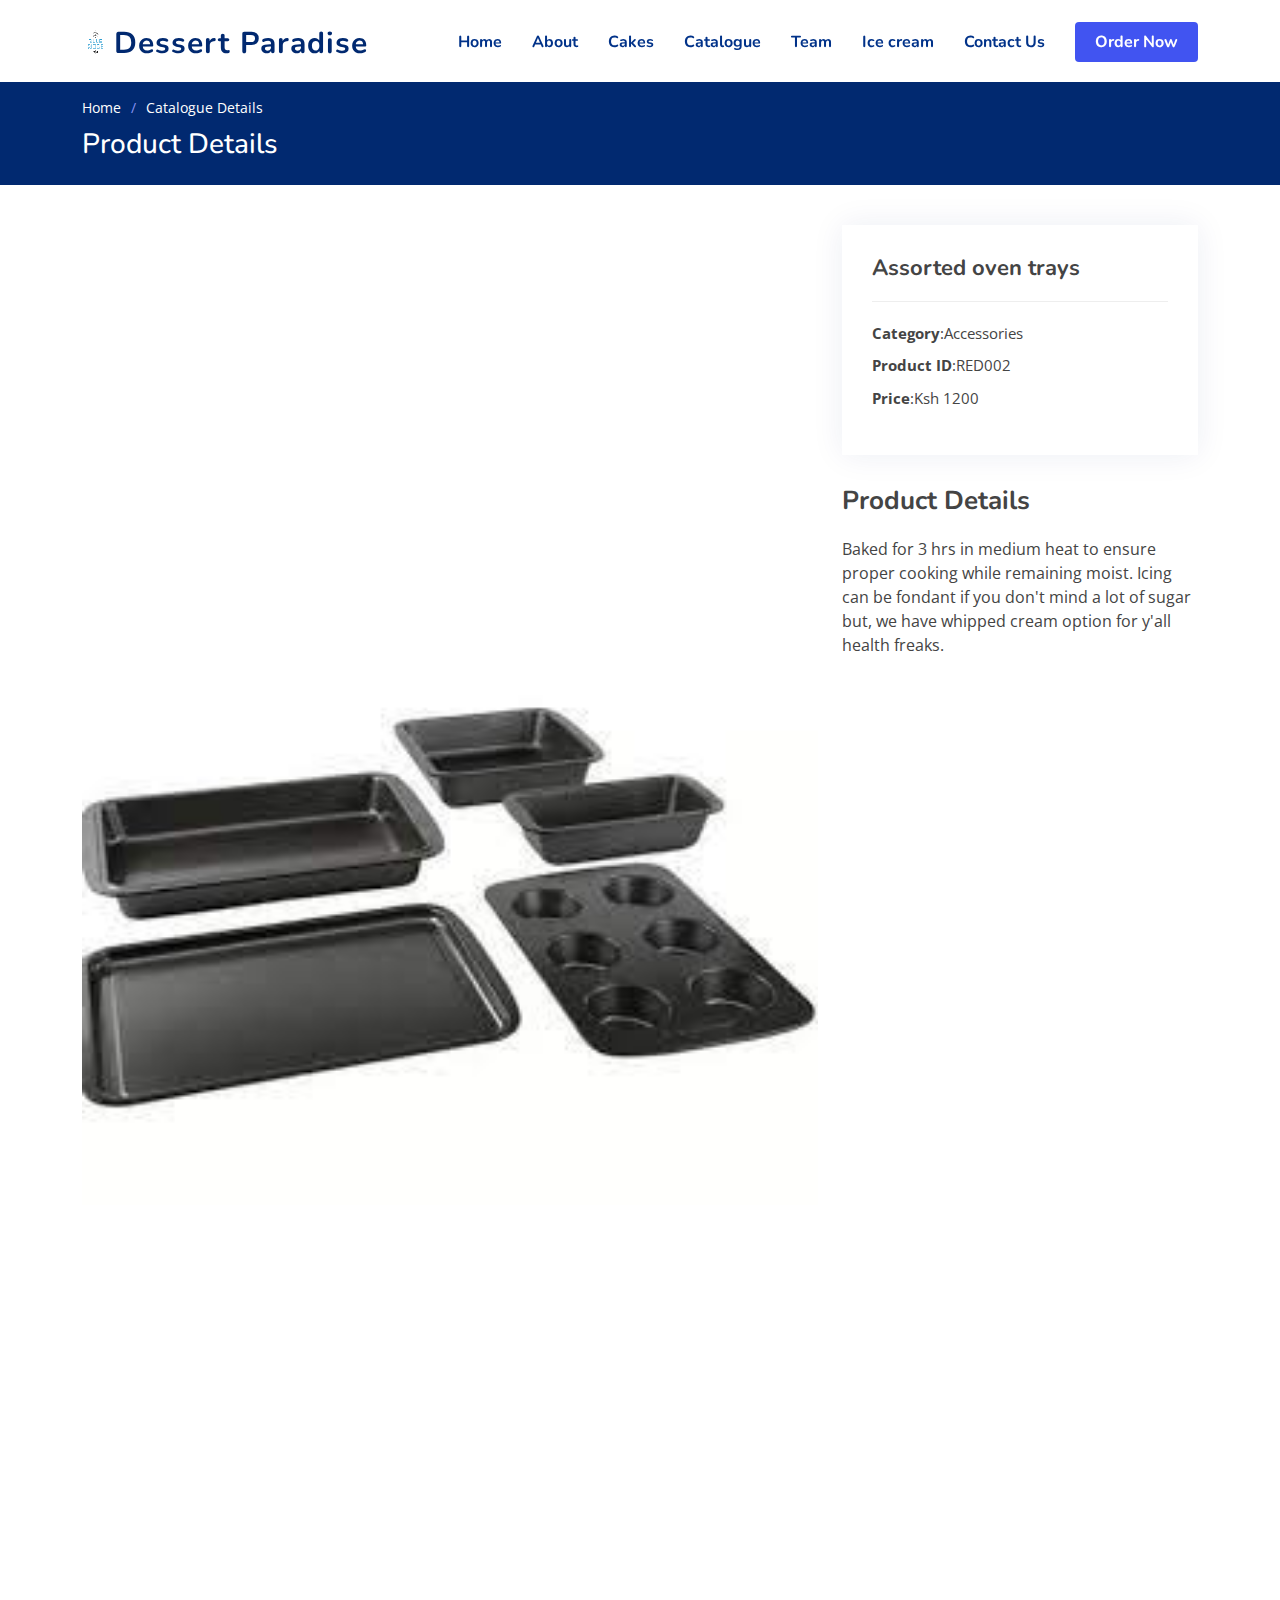
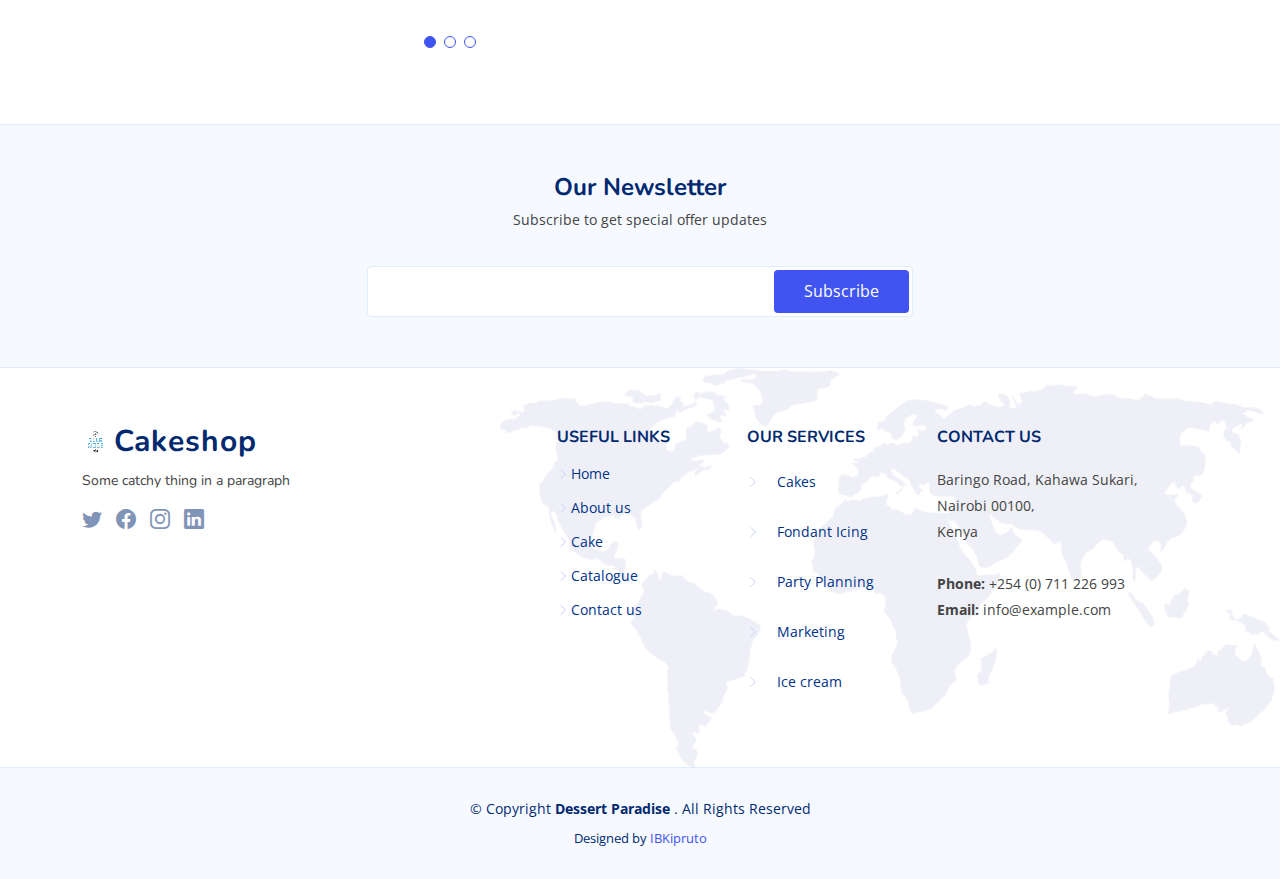
<file: FlexStart/portfolio-details.html>
<!DOCTYPE html>
<html lang="en">

<head>
  <meta charset="utf-8">
  <meta content="width=device-width, initial-scale=1.0" name="viewport">

  <title>Catalogue Details - Dessert Paradise</title>
  <meta content="" name="description">
  <meta content="" name="keywords">

  <!-- Favicons -->
  <link href="assets/img/favicon.png" rel="icon">
  <link href="assets/img/apple-touch-icon.png" rel="apple-touch-icon">

  <!-- Google Fonts -->
  <link href="https://fonts.googleapis.com/css?family=Open+Sans:300,300i,400,400i,600,600i,700,700i|Nunito:300,300i,400,400i,600,600i,700,700i|Poppins:300,300i,400,400i,500,500i,600,600i,700,700i" rel="stylesheet">

  <!-- Vendor CSS Files -->
  <link href="assets/vendor/aos/aos.css" rel="stylesheet">
  <link href="assets/vendor/bootstrap/css/bootstrap.min.css" rel="stylesheet">
  <link href="assets/vendor/bootstrap-icons/bootstrap-icons.css" rel="stylesheet">
  <link href="assets/vendor/glightbox/css/glightbox.min.css" rel="stylesheet">
  <link href="assets/vendor/remixicon/remixicon.css" rel="stylesheet">
  <link href="assets/vendor/swiper/swiper-bundle.min.css" rel="stylesheet">

  <!-- Template Main CSS File -->
  <link href="assets/css/style.css" rel="stylesheet">

  <!-- =======================================================
  * Template Name: FlexStart - v1.9.0
  * Template URL: https://bootstrapmade.com/flexstart-bootstrap-startup-template/
  * Author: BootstrapMade.com
  * License: https://bootstrapmade.com/license/
  ======================================================== -->
</head>

<body>

  <!-- ======= Header ======= -->
  <header id="header" class="header fixed-top">
    <div class="container-fluid container-xl d-flex align-items-center justify-content-between">

      <a href="index.html" class="logo d-flex align-items-center">
        <img src="assets/img/logo_1.png" alt="">
        <span>Dessert Paradise</span>
      </a>

      <nav id="navbar" class="navbar">
        <ul>
          <li><a class="nav-link" href="index.html">Home</a></li>
          <li><a class="nav-link scrollto" href="index.html#about">About</a></li>
          <li><a class="nav-link scrollto" href="index.html#portfolio">Cakes</a></li>
          <li><a class="nav-link scrollto" href="index.html#portfolio">Catalogue</a></li>
          <li><a class="nav-link scrollto" href="index.html#team">Team</a></li>
          <li><a class="nav-link scrollto" href="index.html#team">Ice cream</a></li>
          <!--          <li class="dropdown"><a href="#"><span>Drop Down</span> <i class="bi bi-chevron-down"></i></a>-->
          <!--            <ul>-->
          <!--              <li><a href="#">Drop Down 1</a></li>-->
          <!--              <li class="dropdown"><a href="#"><span>Deep Drop Down</span> <i class="bi bi-chevron-right"></i></a>-->
          <!--                <ul>-->
          <!--                  <li><a href="#">Deep Drop Down 1</a></li>-->
          <!--                  <li><a href="#">Deep Drop Down 2</a></li>-->
          <!--                  <li><a href="#">Deep Drop Down 3</a></li>-->
          <!--                  <li><a href="#">Deep Drop Down 4</a></li>-->
          <!--                  <li><a href="#">Deep Drop Down 5</a></li>-->
          <!--                </ul>-->
          <!--              </li>-->
          <!--              <li><a href="#">Drop Down 2</a></li>-->
          <!--              <li><a href="#">Drop Down 3</a></li>-->
          <!--              <li><a href="#">Drop Down 4</a></li>-->
          <!--            </ul>-->
          </li>
          <li><a class="nav-link scrollto" href="index.html">Contact Us</a></li>
          <li><a class="getstarted" href="inner-page.html">Order Now</a></li>
        </ul>
        <i class="bi bi-list mobile-nav-toggle"></i>
      </nav><!-- .navbar -->

    </div>
  </header><!-- End Header -->

  <main id="main">

    <!-- ======= Breadcrumbs ======= -->
    <section class="breadcrumbs">
      <div class="container">

        <ol>
          <li><a href="index.html">Home</a></li>
          <li>Catalogue Details</li>
        </ol>
        <h2>Product Details</h2>

      </div>
    </section><!-- End Breadcrumbs -->

    <!-- ======= Portfolio Details Section ======= -->
    <section id="portfolio-details" class="portfolio-details">
      <div class="container">

        <div class="row gy-4">

          <div class="col-lg-8">
            <div class="portfolio-details-slider swiper">
              <div class="swiper-wrapper align-items-center">

                <div class="swiper-slide">
                  <img src="assets/img/portfolio/oven-tray1.jpg" alt="">
                </div>

                <div class="swiper-slide">
                  <img src="assets/img/portfolio/oven-tray2.jpg" alt="">
                </div>

                <div class="swiper-slide">
                  <img src="assets/img/portfolio/oven-tray3.jpg" alt="">
                </div>

              </div>
              <div class="swiper-pagination"></div>
            </div>
          </div>

          <div class="col-lg-4">
            <div class="portfolio-info">
              <h3>Assorted oven trays</h3>
              <ul>
                <li><strong>Category</strong>:Accessories</li>
                <li><strong>Product ID</strong>:RED002</li>
                <li><strong>Price</strong>:Ksh 1200</li>
<!--                <li><strong>Project URL</strong>: <a href="#">www.example.com</a></li>-->
              </ul>
            </div>
            <div class="portfolio-description">
              <h2>Product Details</h2>
              <p>
               Baked for 3 hrs in medium heat to ensure proper cooking while remaining moist. Icing can be fondant if you don't mind a lot of sugar but, we have whipped cream option for y'all health freaks.
                </p>
            </div>
          </div>

        </div>

      </div>
    </section><!-- End Portfolio Details Section -->

  </main><!-- End #main -->

  <!-- ======= Footer ======= -->
  <footer id="footer" class="footer">

    <div class="footer-newsletter">
      <div class="container">
        <div class="row justify-content-center">
          <div class="col-lg-12 text-center">
            <h4>Our Newsletter</h4>
            <p>Subscribe to get special offer updates</p>
          </div>
          <div class="col-lg-6">
            <form action="" method="post">
              <input type="email" name="email"><input type="submit" value="Subscribe">
            </form>
          </div>
        </div>
      </div>
    </div>

    <div class="footer-top">
      <div class="container">
        <div class="row gy-4">
          <div class="col-lg-5 col-md-12 footer-info">
            <a href="index.html" class="logo d-flex align-items-center">
              <img src="assets/img/logo_1.png" alt="">
              <span>Cakeshop</span>
            </a>
            <p>Some catchy thing in a paragraph</p>
            <div class="social-links mt-3">
              <a href="#" class="twitter"><i class="bi bi-twitter"></i></a>
              <a href="#" class="facebook"><i class="bi bi-facebook"></i></a>
              <a href="#" class="instagram"><i class="bi bi-instagram"></i></a>
              <a href="#" class="linkedin"><i class="bi bi-linkedin"></i></a>
            </div>
          </div>

          <div class="col-lg-2 col-6 footer-links">
            <h4>Useful Links</h4>
            <ul>
              <li><i class="bi bi-chevron-right"></i> <a href="#about">Home</a></li>
              <li><i class="bi bi-chevron-right"></i> <a href="#about">About us</a></li>
              <li><i class="bi bi-chevron-right"></i> <a href="#services">Cake</a></li>
              <li><i class="bi bi-chevron-right"></i> <a href="#portfolio">Catalogue</a></li>
              <li><i class="bi bi-chevron-right"></i> <a href="#contact">Contact us</a></li>
            </ul>
          </div>

          <div class="col-lg-2 col-6 footer-links">
            <h4>Our Services</h4>
            <ul>
              <li><i class="bi bi-chevron-right"></i> <a class="nav-link scrollto" href="#services">Cakes</a></li>
              <li><i class="bi bi-chevron-right"></i> <a class="nav-link scrollto" href="#portfolio">Fondant Icing</a></li>
              <li><i class="bi bi-chevron-right"></i> <a class="nav-link scrollto" href="#portfolio">Party Planning</a></li>
              <li><i class="bi bi-chevron-right"></i> <a class="nav-link scrollto" href="#about">Marketing</a></li>
              <li><i class="bi bi-chevron-right"></i> <a class="nav-link scrollto" href="#features">Ice cream</a></li>
            </ul>
          </div>

          <div class="col-lg-3 col-md-12 footer-contact text-center text-md-start">
            <h4>Contact Us</h4>
            <p>
              Baringo Road, Kahawa Sukari, <br>
              Nairobi 00100,<br>
              Kenya <br><br>
              <strong>Phone:</strong> +254 (0) 711 226 993<br>
              <strong>Email:</strong> info@example.com<br>
            </p>

          </div>

        </div>
      </div>
    </div>

    <div class="container">
      <div class="copyright">
        &copy; Copyright <strong><span>Dessert Paradise </span></strong>. All Rights Reserved
      </div>
      <div class="credits">
        <!-- All the links in the footer should remain intact. -->
        <!-- You can delete the links only if you purchased the pro version. -->
        <!-- Licensing information: https://bootstrapmade.com/license/ -->
        <!-- Purchase the pro version with working PHP/AJAX contact form: https://bootstrapmade.com/flexstart-bootstrap-startup-template/ -->
        Designed by <a href="https://bootstrapmade.com/">IBKipruto</a>
      </div>
    </div>
  </footer><!-- End Footer -->

  <a href="#" class="back-to-top d-flex align-items-center justify-content-center"><i class="bi bi-arrow-up-short"></i></a>

  <!-- Vendor JS Files -->
  <script src="assets/vendor/purecounter/purecounter.js"></script>
  <script src="assets/vendor/aos/aos.js"></script>
  <script src="assets/vendor/bootstrap/js/bootstrap.bundle.min.js"></script>
  <script src="assets/vendor/glightbox/js/glightbox.min.js"></script>
  <script src="assets/vendor/isotope-layout/isotope.pkgd.min.js"></script>
  <script src="assets/vendor/swiper/swiper-bundle.min.js"></script>
  <script src="assets/vendor/php-email-form/validate.js"></script>

  <!-- Template Main JS File -->
  <script src="assets/js/main.js"></script>

</body>

</html>
</file>
<file: FlexStart/assets/css/style.css>
/**
* Template Name: FlexStart - v1.9.0
* Template URL: https://bootstrapmade.com/flexstart-bootstrap-startup-template/
* Author: BootstrapMade.com
* License: https://bootstrapmade.com/license/
*/

/*--------------------------------------------------------------
# General
--------------------------------------------------------------*/
:root {
  scroll-behavior: smooth;
}

body {
  font-family: "Open Sans", sans-serif;
  color: #444444;
}

a {
  color: #4154f1;
  text-decoration: none;
}

a:hover {
  color: #717ff5;
  text-decoration: none;
}

h1, h2, h3, h4, h5, h6 {
  font-family: "Nunito", sans-serif;
}

/*--------------------------------------------------------------
# Sections
--------------------------------------------------------------*/
section {
  padding: 60px 0;
  overflow: hidden;
}

.section-header {
  text-align: center;
  padding-bottom: 40px;
}
.section-header h2 {
  font-size: 13px;
  letter-spacing: 1px;
  font-weight: 700;
  margin: 0;
  color: #4154f1;
  text-transform: uppercase;
}
.section-header p {
  margin: 10px 0 0 0;
  padding: 0;
  font-size: 38px;
  line-height: 42px;
  font-weight: 700;
  color: #012970;
}
@media (max-width: 768px) {
  .section-header p {
    font-size: 28px;
    line-height: 32px;
  }
}

/*--------------------------------------------------------------
# Breadcrumbs
--------------------------------------------------------------*/
.breadcrumbs {
  padding: 15px 0;
  background: #012970;
  min-height: 40px;
  margin-top: 82px;
  color: #fff;
}
@media (max-width: 992px) {
  .breadcrumbs {
    margin-top: 57px;
  }
}
.breadcrumbs h2 {
  font-size: 28px;
  font-weight: 500;
}
.breadcrumbs ol {
  display: flex;
  flex-wrap: wrap;
  list-style: none;
  padding: 0 0 10px 0;
  margin: 0;
  font-size: 14px;
}
.breadcrumbs ol a {
  color: #fff;
  transition: 0.3s;
}
.breadcrumbs ol a:hover {
  text-decoration: underline;
}
.breadcrumbs ol li + li {
  padding-left: 10px;
}
.breadcrumbs ol li + li::before {
  display: inline-block;
  padding-right: 10px;
  color: #8894f6;
  content: "/";
}

/*--------------------------------------------------------------
# Back to top button
--------------------------------------------------------------*/
.back-to-top {
  position: fixed;
  visibility: hidden;
  opacity: 0;
  right: 15px;
  bottom: 15px;
  z-index: 99999;
  background: #4154f1;
  width: 40px;
  height: 40px;
  border-radius: 4px;
  transition: all 0.4s;
}
.back-to-top i {
  font-size: 24px;
  color: #fff;
  line-height: 0;
}
.back-to-top:hover {
  background: #6776f4;
  color: #fff;
}
.back-to-top.active {
  visibility: visible;
  opacity: 1;
}

/*--------------------------------------------------------------
# Disable aos animation delay on mobile devices
--------------------------------------------------------------*/
@media screen and (max-width: 768px) {
  [data-aos-delay] {
    transition-delay: 0 !important;
  }
}
/*--------------------------------------------------------------
# Header
--------------------------------------------------------------*/
.header {
  transition: all 0.5s;
  z-index: 997;
  padding: 20px 0;
}
.header.header-scrolled {
  background: #fff;
  padding: 15px 0;
  box-shadow: 0px 2px 20px rgba(1, 41, 112, 0.1);
}
.header .logo {
  line-height: 0;
}
.header .logo img {
  max-height: 40px;
  margin-right: 6px;
}
.header .logo span {
  font-size: 30px;
  font-weight: 700;
  letter-spacing: 1px;
  color: #012970;
  font-family: "Nunito", sans-serif;
  margin-top: 3px;
}

/*--------------------------------------------------------------
# Navigation Menu
--------------------------------------------------------------*/
/**
* Desktop Navigation 
*/
.navbar {
  padding: 0;
}
.navbar ul {
  margin: 0;
  padding: 0;
  display: flex;
  list-style: none;
  align-items: center;
}
.navbar li {
  position: relative;
}
.navbar a, .navbar a:focus {
  display: flex;
  align-items: center;
  justify-content: space-between;
  padding: 10px 0 10px 30px;
  font-family: "Nunito", sans-serif;
  font-size: 16px;
  font-weight: 700;
  color: #013289;
  white-space: nowrap;
  transition: 0.3s;
}
.navbar a i, .navbar a:focus i {
  font-size: 12px;
  line-height: 0;
  margin-left: 5px;
}
.navbar a:hover, .navbar .active, .navbar .active:focus, .navbar li:hover > a {
  color: #4154f1;
}
.navbar .getstarted, .navbar .getstarted:focus {
  background: #4154f1;
  padding: 8px 20px;
  margin-left: 30px;
  border-radius: 4px;
  color: #fff;
}
.navbar .getstarted:hover, .navbar .getstarted:focus:hover {
  color: #fff;
  background: #5969f3;
}
.navbar .dropdown ul {
  display: block;
  position: absolute;
  left: 14px;
  top: calc(100% + 30px);
  margin: 0;
  padding: 10px 0;
  z-index: 99;
  opacity: 0;
  visibility: hidden;
  background: #fff;
  box-shadow: 0px 0px 30px rgba(127, 137, 161, 0.25);
  transition: 0.3s;
  border-radius: 4px;
}
.navbar .dropdown ul li {
  min-width: 200px;
}
.navbar .dropdown ul a {
  padding: 10px 20px;
  font-size: 15px;
  text-transform: none;
  font-weight: 600;
}
.navbar .dropdown ul a i {
  font-size: 12px;
}
.navbar .dropdown ul a:hover, .navbar .dropdown ul .active:hover, .navbar .dropdown ul li:hover > a {
  color: #4154f1;
}
.navbar .dropdown:hover > ul {
  opacity: 1;
  top: 100%;
  visibility: visible;
}
.navbar .dropdown .dropdown ul {
  top: 0;
  left: calc(100% - 30px);
  visibility: hidden;
}
.navbar .dropdown .dropdown:hover > ul {
  opacity: 1;
  top: 0;
  left: 100%;
  visibility: visible;
}
@media (max-width: 1366px) {
  .navbar .dropdown .dropdown ul {
    left: -90%;
  }
  .navbar .dropdown .dropdown:hover > ul {
    left: -100%;
  }
}

/**
* Mobile Navigation 
*/
.mobile-nav-toggle {
  color: #012970;
  font-size: 28px;
  cursor: pointer;
  display: none;
  line-height: 0;
  transition: 0.5s;
}
.mobile-nav-toggle.bi-x {
  color: #fff;
}

@media (max-width: 991px) {
  .mobile-nav-toggle {
    display: block;
  }

  .navbar ul {
    display: none;
  }
}
.navbar-mobile {
  position: fixed;
  overflow: hidden;
  top: 0;
  right: 0;
  left: 0;
  bottom: 0;
  background: rgba(1, 22, 61, 0.9);
  transition: 0.3s;
}
.navbar-mobile .mobile-nav-toggle {
  position: absolute;
  top: 15px;
  right: 15px;
}
.navbar-mobile ul {
  display: block;
  position: absolute;
  top: 55px;
  right: 15px;
  bottom: 15px;
  left: 15px;
  padding: 10px 0;
  border-radius: 10px;
  background-color: #fff;
  overflow-y: auto;
  transition: 0.3s;
}
.navbar-mobile a, .navbar-mobile a:focus {
  padding: 10px 20px;
  font-size: 15px;
  color: #012970;
}
.navbar-mobile a:hover, .navbar-mobile .active, .navbar-mobile li:hover > a {
  color: #4154f1;
}
.navbar-mobile .getstarted, .navbar-mobile .getstarted:focus {
  margin: 15px;
}
.navbar-mobile .dropdown ul {
  position: static;
  display: none;
  margin: 10px 20px;
  padding: 10px 0;
  z-index: 99;
  opacity: 1;
  visibility: visible;
  background: #fff;
  box-shadow: 0px 0px 30px rgba(127, 137, 161, 0.25);
}
.navbar-mobile .dropdown ul li {
  min-width: 200px;
}
.navbar-mobile .dropdown ul a {
  padding: 10px 20px;
}
.navbar-mobile .dropdown ul a i {
  font-size: 12px;
}
.navbar-mobile .dropdown ul a:hover, .navbar-mobile .dropdown ul .active:hover, .navbar-mobile .dropdown ul li:hover > a {
  color: #4154f1;
}
.navbar-mobile .dropdown > .dropdown-active {
  display: block;
}

/*--------------------------------------------------------------
# Hero Section
--------------------------------------------------------------*/
.hero {
  width: 100%;
  height: 100vh;
  background: url(../img/hero-bg.png) top center no-repeat;
  background-size: cover;
}
.hero h1 {
  margin: 0;
  font-size: 48px;
  font-weight: 700;
  color: #012970;
}
.hero h2 {
  color: #444444;
  margin: 15px 0 0 0;
  font-size: 26px;
}
.hero .btn-get-started {
  margin-top: 30px;
  line-height: 0;
  padding: 15px 40px;
  border-radius: 4px;
  transition: 0.5s;
  color: #fff;
  background: #4154f1;
  box-shadow: 0px 5px 30px rgba(65, 84, 241, 0.4);
}
.hero .btn-get-started span {
  font-family: "Nunito", sans-serif;
  font-weight: 600;
  font-size: 16px;
  letter-spacing: 1px;
}
.hero .btn-get-started i {
  margin-left: 5px;
  font-size: 18px;
  transition: 0.3s;
}
.hero .btn-get-started:hover i {
  transform: translateX(5px);
}
.hero .hero-img {
  text-align: right;
}
@media (min-width: 1024px) {
  .hero {
    background-attachment: fixed;
  }
}
@media (max-width: 991px) {
  .hero {
    height: auto;
    padding: 120px 0 60px 0;
  }
  .hero .hero-img {
    text-align: center;
    margin-top: 80px;
  }
  .hero .hero-img img {
    width: 80%;
  }
}
@media (max-width: 768px) {
  .hero {
    text-align: center;
  }
  .hero h1 {
    font-size: 32px;
  }
  .hero h2 {
    font-size: 24px;
  }
  .hero .hero-img img {
    width: 100%;
  }
}

/*--------------------------------------------------------------
# Index Page
--------------------------------------------------------------*/
/*--------------------------------------------------------------
# About
--------------------------------------------------------------*/
.about .content {
  background-color: #f6f9ff;
  padding: 40px;
}
.about h3 {
  font-size: 14px;
  font-weight: 700;
  color: #4154f1;
  text-transform: uppercase;
}
.about h2 {
  font-size: 24px;
  font-weight: 700;
  color: #012970;
}
.about p {
  margin: 15px 0 30px 0;
  line-height: 24px;
}
.about .btn-read-more {
  line-height: 0;
  padding: 15px 40px;
  border-radius: 4px;
  transition: 0.5s;
  color: #fff;
  background: #4154f1;
  box-shadow: 0px 5px 25px rgba(65, 84, 241, 0.3);
}
.about .btn-read-more span {
  font-family: "Nunito", sans-serif;
  font-weight: 600;
  font-size: 16px;
  letter-spacing: 1px;
}
.about .btn-read-more i {
  margin-left: 5px;
  font-size: 18px;
  transition: 0.3s;
}
.about .btn-read-more:hover i {
  transform: translateX(5px);
}

/*--------------------------------------------------------------
# Values
--------------------------------------------------------------*/
.values .box {
  padding: 30px;
  box-shadow: 0px 0 5px rgba(1, 41, 112, 0.08);
  text-align: center;
  transition: 0.3s;
  height: 100%;
}
.values .box img {
  padding: 30px 50px;
  transition: 0.5s;
  transform: scale(1.1);
}
.values .box h3 {
  font-size: 24px;
  color: #012970;
  font-weight: 700;
  margin-bottom: 18px;
}
.values .box:hover {
  box-shadow: 0px 0 30px rgba(1, 41, 112, 0.08);
}
.values .box:hover img {
  transform: scale(1);
}

/*--------------------------------------------------------------
# Counts
--------------------------------------------------------------*/
.counts {
  padding: 70px 0 60px;
}
.counts .count-box {
  display: flex;
  align-items: center;
  padding: 30px;
  width: 100%;
  background: #fff;
  box-shadow: 0px 0 30px rgba(1, 41, 112, 0.08);
}
.counts .count-box i {
  font-size: 42px;
  line-height: 0;
  margin-right: 20px;
  color: #4154f1;
}
.counts .count-box span {
  font-size: 36px;
  display: block;
  font-weight: 600;
  color: #0b198f;
}
.counts .count-box p {
  padding: 0;
  margin: 0;
  font-family: "Nunito", sans-serif;
  font-size: 14px;
}

/*--------------------------------------------------------------
# Features
--------------------------------------------------------------*/
.features .feature-box {
  padding: 24px 20px;
  box-shadow: 0px 0 30px rgba(1, 41, 112, 0.08);
  transition: 0.3s;
  height: 100%;
}
.features .feature-box h3 {
  font-size: 18px;
  color: #012970;
  font-weight: 700;
  margin: 0;
}
.features .feature-box i {
  line-height: 0;
  background: #ecf3ff;
  padding: 4px;
  margin-right: 10px;
  font-size: 24px;
  border-radius: 3px;
  transition: 0.3s;
}
.features .feature-box:hover i {
  background: #4154f1;
  color: #fff;
}
.features .feture-tabs {
  margin-top: 120px;
}
.features .feture-tabs h3 {
  color: #012970;
  font-weight: 700;
  font-size: 32px;
  margin-bottom: 10px;
}
@media (max-width: 768px) {
  .features .feture-tabs h3 {
    font-size: 28px;
  }
}
.features .feture-tabs .nav-pills {
  border-bottom: 1px solid #eee;
}
.features .feture-tabs .nav-link {
  background: none;
  text-transform: uppercase;
  font-size: 15px;
  font-weight: 600;
  color: #012970;
  padding: 12px 0;
  margin-right: 25px;
  margin-bottom: -2px;
  border-radius: 0;
}
.features .feture-tabs .nav-link.active {
  color: #4154f1;
  border-bottom: 3px solid #4154f1;
}
.features .feture-tabs .tab-content h4 {
  font-size: 18px;
  margin: 0;
  font-weight: 700;
  color: #012970;
}
.features .feture-tabs .tab-content i {
  font-size: 24px;
  line-height: 0;
  margin-right: 8px;
  color: #4154f1;
}
.features .feature-icons {
  margin-top: 120px;
}
.features .feature-icons h3 {
  color: #012970;
  font-weight: 700;
  font-size: 32px;
  margin-bottom: 20px;
  text-align: center;
}
@media (max-width: 768px) {
  .features .feature-icons h3 {
    font-size: 28px;
  }
}
.features .feature-icons .content .icon-box {
  display: flex;
}
.features .feature-icons .content .icon-box h4 {
  font-size: 20px;
  font-weight: 700;
  margin: 0 0 10px 0;
  color: #012970;
}
.features .feature-icons .content .icon-box i {
  font-size: 44px;
  line-height: 44px;
  color: #0245bc;
  margin-right: 15px;
}
.features .feature-icons .content .icon-box p {
  font-size: 15px;
  color: #848484;
}

/*--------------------------------------------------------------
# Services
--------------------------------------------------------------*/
.services .service-box {
  box-shadow: 0px 0 30px rgba(1, 41, 112, 0.08);
  height: 100%;
  padding: 60px 30px;
  text-align: center;
  transition: 0.3s;
  border-radius: 5px;
}
.services .service-box .icon {
  font-size: 36px;
  padding: 40px 20px;
  border-radius: 4px;
  position: relative;
  margin-bottom: 25px;
  display: inline-block;
  line-height: 0;
  transition: 0.3s;
}
.services .service-box h3 {
  color: #444444;
  font-weight: 700;
}
.services .service-box .read-more {
  display: inline-flex;
  align-items: center;
  justify-content: center;
  font-weight: 600;
  font-size: 16px;
  padding: 8px 20px;
}
.services .service-box .read-more i {
  line-height: 0;
  margin-left: 5px;
  font-size: 18px;
}
.services .service-box.blue {
  border-bottom: 3px solid #2db6fa;
}
.services .service-box.blue .icon {
  color: #2db6fa;
  background: #dbf3fe;
}
.services .service-box.blue .read-more {
  color: #2db6fa;
}
.services .service-box.blue:hover {
  background: #2db6fa;
}
.services .service-box.orange {
  border-bottom: 3px solid #f68c09;
}
.services .service-box.orange .icon {
  color: #f68c09;
  background: #fde3c4;
}
.services .service-box.orange .read-more {
  color: #f68c09;
}
.services .service-box.orange:hover {
  background: #f68c09;
}
.services .service-box.green {
  border-bottom: 3px solid #08da4e;
}
.services .service-box.green .icon {
  color: #08da4e;
  background: #cffddf;
}
.services .service-box.green .read-more {
  color: #08da4e;
}
.services .service-box.green:hover {
  background: #08da4e;
}
.services .service-box.red {
  border-bottom: 3px solid #e9222c;
}
.services .service-box.red .icon {
  color: #e9222c;
  background: #fef7f8;
}
.services .service-box.red .read-more {
  color: #e9222c;
}
.services .service-box.red:hover {
  background: #e9222c;
}
.services .service-box.purple {
  border-bottom: 3px solid #b50edf;
}
.services .service-box.purple .icon {
  color: #b50edf;
  background: #f8e4fd;
}
.services .service-box.purple .read-more {
  color: #b50edf;
}
.services .service-box.purple:hover {
  background: #b50edf;
}
.services .service-box.pink {
  border-bottom: 3px solid #f51f9c;
}
.services .service-box.pink .icon {
  color: #f51f9c;
  background: #feecf7;
}
.services .service-box.pink .read-more {
  color: #f51f9c;
}
.services .service-box.pink:hover {
  background: #f51f9c;
}
.services .service-box:hover h3, .services .service-box:hover p, .services .service-box:hover .read-more {
  color: #fff;
}
.services .service-box:hover .icon {
  background: #fff;
}

/*--------------------------------------------------------------
# Pricing
--------------------------------------------------------------*/
.pricing .box {
  padding: 40px 20px;
  background: #fff;
  text-align: center;
  box-shadow: 0px 0 30px rgba(1, 41, 112, 0.08);
  border-radius: 4px;
  position: relative;
  overflow: hidden;
  transition: 0.3s;
}
.pricing .box:hover {
  transform: scale(1.1);
  box-shadow: 0px 0 30px rgba(1, 41, 112, 0.1);
}
.pricing h3 {
  font-weight: 700;
  font-size: 18px;
  margin-bottom: 15px;
}
.pricing .price {
  font-size: 36px;
  color: #444444;
  font-weight: 600;
  font-family: "Poppins", sans-serif;
}
.pricing .price sup {
  font-size: 20px;
  top: -15px;
  left: -3px;
}
.pricing .price span {
  color: #bababa;
  font-size: 16px;
  font-weight: 300;
}
.pricing img {
  padding: 30px 40px;
}
.pricing ul {
  padding: 0;
  list-style: none;
  color: #444444;
  text-align: center;
  line-height: 26px;
  font-size: 16px;
  margin-bottom: 25px;
}
.pricing ul li {
  padding-bottom: 10px;
}
.pricing ul .na {
  color: #ccc;
  text-decoration: line-through;
}
.pricing .btn-buy {
  display: inline-block;
  padding: 8px 40px 10px 40px;
  border-radius: 50px;
  color: #4154f1;
  transition: none;
  font-size: 16px;
  font-weight: 400;
  font-family: "Nunito", sans-serif;
  font-weight: 600;
  transition: 0.3s;
  border: 1px solid #4154f1;
}
.pricing .btn-buy:hover {
  background: #4154f1;
  color: #fff;
}
.pricing .featured {
  width: 200px;
  position: absolute;
  top: 18px;
  right: -68px;
  transform: rotate(45deg);
  z-index: 1;
  font-size: 14px;
  padding: 1px 0 3px 0;
  background: #4154f1;
  color: #fff;
}

/*--------------------------------------------------------------
# F.A.Q
--------------------------------------------------------------*/
.faq .accordion-collapse {
  border: 0;
}
.faq .accordion-button {
  padding: 15px 15px 20px 0;
  font-weight: 600;
  border: 0;
  font-size: 18px;
  color: #444444;
  text-align: left;
}
.faq .accordion-button:focus {
  box-shadow: none;
}
.faq .accordion-button:not(.collapsed) {
  background: none;
  color: #4154f1;
  border-bottom: 0;
}
.faq .accordion-body {
  padding: 0 0 25px 0;
  border: 0;
}

/*--------------------------------------------------------------
# Portfolio
--------------------------------------------------------------*/
.portfolio #portfolio-flters {
  padding: 0;
  margin: 0 auto 25px auto;
  list-style: none;
  text-align: center;
  background: white;
  border-radius: 50px;
  padding: 2px 15px;
}
.portfolio #portfolio-flters li {
  cursor: pointer;
  display: inline-block;
  padding: 8px 20px 10px 20px;
  font-size: 15px;
  font-weight: 600;
  line-height: 1;
  color: #444444;
  margin: 0 4px 8px 4px;
  transition: 0.3s;
  border-radius: 50px;
  border: 1px solid #fff;
}
.portfolio #portfolio-flters li:hover, .portfolio #portfolio-flters li.filter-active {
  color: #4154f1;
  border-color: #4154f1;
}
.portfolio #portfolio-flters li:last-child {
  margin-right: 0;
}
.portfolio .portfolio-wrap {
  transition: 0.3s;
  position: relative;
  overflow: hidden;
  z-index: 1;
  background: rgba(255, 255, 255, 0.75);
}
.portfolio .portfolio-wrap::before {
  content: "";
  background: rgba(255, 255, 255, 0.75);
  position: absolute;
  left: 30px;
  right: 30px;
  top: 30px;
  bottom: 30px;
  transition: all ease-in-out 0.3s;
  z-index: 2;
  opacity: 0;
}
.portfolio .portfolio-wrap img {
  transition: 1s;
}
.portfolio .portfolio-wrap .portfolio-info {
  opacity: 0;
  position: absolute;
  top: 0;
  left: 0;
  right: 0;
  bottom: 0;
  text-align: center;
  z-index: 3;
  transition: all ease-in-out 0.3s;
  display: flex;
  flex-direction: column;
  justify-content: center;
  align-items: center;
}
.portfolio .portfolio-wrap .portfolio-info::before {
  display: block;
  content: "";
  width: 48px;
  height: 48px;
  position: absolute;
  top: 35px;
  left: 35px;
  border-top: 3px solid rgba(1, 41, 112, 0.2);
  border-left: 3px solid rgba(1, 41, 112, 0.2);
  transition: all 0.5s ease 0s;
  z-index: 9994;
}
.portfolio .portfolio-wrap .portfolio-info::after {
  display: block;
  content: "";
  width: 48px;
  height: 48px;
  position: absolute;
  bottom: 35px;
  right: 35px;
  border-bottom: 3px solid rgba(1, 41, 112, 0.2);
  border-right: 3px solid rgba(1, 41, 112, 0.2);
  transition: all 0.5s ease 0s;
  z-index: 9994;
}
.portfolio .portfolio-wrap .portfolio-info h4 {
  font-size: 20px;
  color: #012970;
  font-weight: 700;
}
.portfolio .portfolio-wrap .portfolio-info p {
  color: #012970;
  font-weight: 600;
  font-size: 14px;
  text-transform: uppercase;
  padding: 0;
  margin: 0;
}
.portfolio .portfolio-wrap .portfolio-links {
  text-align: center;
  z-index: 4;
}
.portfolio .portfolio-wrap .portfolio-links a {
  color: #fff;
  background: #4154f1;
  margin: 10px 2px;
  width: 36px;
  height: 36px;
  display: inline-flex;
  align-items: center;
  justify-content: center;
  border-radius: 50%;
  transition: 0.3s;
}
.portfolio .portfolio-wrap .portfolio-links a i {
  font-size: 24px;
  line-height: 0;
}
.portfolio .portfolio-wrap .portfolio-links a:hover {
  background: #5969f3;
}
.portfolio .portfolio-wrap:hover img {
  transform: scale(1.1);
}
.portfolio .portfolio-wrap:hover::before {
  top: 0;
  left: 0;
  right: 0;
  bottom: 0;
  opacity: 1;
}
.portfolio .portfolio-wrap:hover .portfolio-info {
  opacity: 1;
}
.portfolio .portfolio-wrap:hover .portfolio-info::before {
  top: 15px;
  left: 15px;
}
.portfolio .portfolio-wrap:hover .portfolio-info::after {
  bottom: 15px;
  right: 15px;
}

/*--------------------------------------------------------------
# Portfolio Details
--------------------------------------------------------------*/
.portfolio-details {
  padding-top: 40px;
}
.portfolio-details .portfolio-details-slider img {
  width: 100%;
}
.portfolio-details .portfolio-details-slider .swiper-pagination {
  margin-top: 20px;
  position: relative;
}
.portfolio-details .portfolio-details-slider .swiper-pagination .swiper-pagination-bullet {
  width: 12px;
  height: 12px;
  background-color: #fff;
  opacity: 1;
  border: 1px solid #4154f1;
}
.portfolio-details .portfolio-details-slider .swiper-pagination .swiper-pagination-bullet-active {
  background-color: #4154f1;
}
.portfolio-details .portfolio-info {
  padding: 30px;
  box-shadow: 0px 0 30px rgba(1, 41, 112, 0.08);
}
.portfolio-details .portfolio-info h3 {
  font-size: 22px;
  font-weight: 700;
  margin-bottom: 20px;
  padding-bottom: 20px;
  border-bottom: 1px solid #eee;
}
.portfolio-details .portfolio-info ul {
  list-style: none;
  padding: 0;
  font-size: 15px;
}
.portfolio-details .portfolio-info ul li + li {
  margin-top: 10px;
}
.portfolio-details .portfolio-description {
  padding-top: 30px;
}
.portfolio-details .portfolio-description h2 {
  font-size: 26px;
  font-weight: 700;
  margin-bottom: 20px;
}
.portfolio-details .portfolio-description p {
  padding: 0;
}

/*--------------------------------------------------------------
# Testimonials
--------------------------------------------------------------*/
.testimonials .testimonial-item {
  box-sizing: content-box;
  padding: 30px;
  margin: 40px 30px;
  box-shadow: 0px 0 20px rgba(1, 41, 112, 0.1);
  background: #fff;
  min-height: 320px;
  display: flex;
  flex-direction: column;
  text-align: center;
  transition: 0.3s;
}
.testimonials .testimonial-item .stars {
  margin-bottom: 15px;
}
.testimonials .testimonial-item .stars i {
  color: #ffc107;
  margin: 0 1px;
}
.testimonials .testimonial-item .testimonial-img {
  width: 90px;
  border-radius: 50%;
  border: 4px solid #fff;
  margin: 0 auto;
}
.testimonials .testimonial-item h3 {
  font-size: 18px;
  font-weight: bold;
  margin: 10px 0 5px 0;
  color: #111;
}
.testimonials .testimonial-item h4 {
  font-size: 14px;
  color: #999;
  margin: 0;
}
.testimonials .testimonial-item p {
  font-style: italic;
  margin: 0 auto 15px auto;
}
.testimonials .swiper-pagination {
  margin-top: 20px;
  position: relative;
}
.testimonials .swiper-pagination .swiper-pagination-bullet {
  width: 12px;
  height: 12px;
  background-color: #fff;
  opacity: 1;
  border: 1px solid #4154f1;
}
.testimonials .swiper-pagination .swiper-pagination-bullet-active {
  background-color: #4154f1;
}
.testimonials .swiper-slide {
  opacity: 0.3;
}
@media (max-width: 1199px) {
  .testimonials .swiper-slide-active {
    opacity: 1;
  }
  .testimonials .swiper-pagination {
    margin-top: 0;
  }
}
@media (min-width: 1200px) {
  .testimonials .swiper-slide-next {
    opacity: 1;
    transform: scale(1.12);
  }
}

/*--------------------------------------------------------------
# Team
--------------------------------------------------------------*/
.team {
  background: #fff;
  padding: 60px 0;
}
.team .member {
  overflow: hidden;
  text-align: center;
  border-radius: 5px;
  background: #fff;
  box-shadow: 0px 0 30px rgba(1, 41, 112, 0.08);
  transition: 0.3s;
}
.team .member .member-img {
  position: relative;
  overflow: hidden;
}
.team .member .member-img:after {
  position: absolute;
  content: "";
  left: 0;
  bottom: 0;
  height: 100%;
  width: 100%;
  background: url(../img/team-shape.svg) no-repeat center bottom;
  background-size: contain;
  z-index: 1;
}
.team .member .social {
  position: absolute;
  right: -100%;
  top: 30px;
  opacity: 0;
  border-radius: 4px;
  transition: 0.5s;
  background: rgba(255, 255, 255, 0.3);
  z-index: 2;
}
.team .member .social a {
  transition: color 0.3s;
  color: rgba(1, 41, 112, 0.5);
  margin: 15px 12px;
  display: block;
  line-height: 0;
  text-align: center;
}
.team .member .social a:hover {
  color: rgba(1, 41, 112, 0.8);
}
.team .member .social i {
  font-size: 18px;
}
.team .member .member-info {
  padding: 10px 15px 20px 15px;
}
.team .member .member-info h4 {
  font-weight: 700;
  margin-bottom: 5px;
  font-size: 20px;
  color: #012970;
}
.team .member .member-info span {
  display: block;
  font-size: 14px;
  font-weight: 400;
  color: #aaaaaa;
}
.team .member .member-info p {
  font-style: italic;
  font-size: 14px;
  padding-top: 15px;
  line-height: 26px;
  color: #5e5e5e;
}
.team .member:hover {
  transform: scale(1.08);
  box-shadow: 0px 0 30px rgba(1, 41, 112, 0.1);
}
.team .member:hover .social {
  right: 8px;
  opacity: 1;
}

/*--------------------------------------------------------------
# Clients
--------------------------------------------------------------*/
.clients .clients-slider .swiper-slide img {
  opacity: 0.5;
  transition: 0.3s;
}
.clients .clients-slider .swiper-slide img:hover {
  opacity: 1;
}
.clients .clients-slider .swiper-pagination {
  margin-top: 20px;
  position: relative;
}
.clients .clients-slider .swiper-pagination .swiper-pagination-bullet {
  width: 12px;
  height: 12px;
  background-color: #fff;
  opacity: 1;
  border: 1px solid #4154f1;
}
.clients .clients-slider .swiper-pagination .swiper-pagination-bullet-active {
  background-color: #4154f1;
}

/*--------------------------------------------------------------
# Recent Blog Posts
--------------------------------------------------------------*/
.recent-blog-posts .post-box {
  box-shadow: 0px 0 30px rgba(1, 41, 112, 0.08);
  transition: 0.3s;
  height: 100%;
  overflow: hidden;
  padding: 30px;
  border-radius: 8px;
  position: relative;
  display: flex;
  flex-direction: column;
}
.recent-blog-posts .post-box .post-img {
  overflow: hidden;
  margin: -30px -30px 15px -30px;
  position: relative;
}
.recent-blog-posts .post-box .post-img img {
  transition: 0.5s;
}
.recent-blog-posts .post-box .post-date {
  font-size: 16px;
  font-weight: 600;
  color: rgba(1, 41, 112, 0.6);
  display: block;
  margin-bottom: 10px;
}
.recent-blog-posts .post-box .post-title {
  font-size: 24px;
  color: #012970;
  font-weight: 700;
  margin-bottom: 18px;
  position: relative;
  transition: 0.3s;
}
.recent-blog-posts .post-box .readmore {
  display: flex;
  align-items: center;
  font-weight: 600;
  line-height: 1;
  transition: 0.3s;
}
.recent-blog-posts .post-box .readmore i {
  line-height: 0;
  margin-left: 4px;
  font-size: 18px;
}
.recent-blog-posts .post-box:hover .post-title {
  color: #4154f1;
}
.recent-blog-posts .post-box:hover .post-img img {
  transform: rotate(6deg) scale(1.2);
}

/*--------------------------------------------------------------
# Contact
--------------------------------------------------------------*/
.contact .info-box {
  color: #444444;
  background: #fafbff;
  padding: 30px;
}
.contact .info-box i {
  font-size: 38px;
  line-height: 0;
  color: #4154f1;
}
.contact .info-box h3 {
  font-size: 20px;
  color: #012970;
  font-weight: 700;
  margin: 20px 0 10px 0;
}
.contact .info-box p {
  padding: 0;
  line-height: 24px;
  font-size: 14px;
  margin-bottom: 0;
}
.contact .php-email-form {
  background: #fafbff;
  padding: 30px;
  height: 100%;
}
.contact .php-email-form .error-message {
  display: none;
  color: #fff;
  background: #ed3c0d;
  text-align: left;
  padding: 15px;
  margin-bottom: 24px;
  font-weight: 600;
}
.contact .php-email-form .sent-message {
  display: none;
  color: #fff;
  background: #18d26e;
  text-align: center;
  padding: 15px;
  margin-bottom: 24px;
  font-weight: 600;
}
.contact .php-email-form .loading {
  display: none;
  background: #fff;
  text-align: center;
  padding: 15px;
  margin-bottom: 24px;
}
.contact .php-email-form .loading:before {
  content: "";
  display: inline-block;
  border-radius: 50%;
  width: 24px;
  height: 24px;
  margin: 0 10px -6px 0;
  border: 3px solid #18d26e;
  border-top-color: #eee;
  -webkit-animation: animate-loading 1s linear infinite;
  animation: animate-loading 1s linear infinite;
}
.contact .php-email-form input, .contact .php-email-form textarea {
  border-radius: 0;
  box-shadow: none;
  font-size: 14px;
  border-radius: 0;
}
.contact .php-email-form input:focus, .contact .php-email-form textarea:focus {
  border-color: #4154f1;
}
.contact .php-email-form input {
  padding: 10px 15px;
}
.contact .php-email-form textarea {
  padding: 12px 15px;
}
.contact .php-email-form button[type=submit] {
  background: #4154f1;
  border: 0;
  padding: 10px 30px;
  color: #fff;
  transition: 0.4s;
  border-radius: 4px;
}
.contact .php-email-form button[type=submit]:hover {
  background: #5969f3;
}
@-webkit-keyframes animate-loading {
  0% {
    transform: rotate(0deg);
  }
  100% {
    transform: rotate(360deg);
  }
}
@keyframes animate-loading {
  0% {
    transform: rotate(0deg);
  }
  100% {
    transform: rotate(360deg);
  }
}

/*--------------------------------------------------------------
# Blog
--------------------------------------------------------------*/
.blog {
  padding: 40px 0 20px 0;
}
.blog .entry {
  padding: 30px;
  margin-bottom: 60px;
  box-shadow: 0 4px 16px rgba(0, 0, 0, 0.1);
}
.blog .entry .entry-img {
  max-height: 440px;
  margin: -30px -30px 20px -30px;
  overflow: hidden;
}
.blog .entry .entry-title {
  font-size: 28px;
  font-weight: bold;
  padding: 0;
  margin: 0 0 20px 0;
}
.blog .entry .entry-title a {
  color: #012970;
  transition: 0.3s;
}
.blog .entry .entry-title a:hover {
  color: #4154f1;
}
.blog .entry .entry-meta {
  margin-bottom: 15px;
  color: #4084fd;
}
.blog .entry .entry-meta ul {
  display: flex;
  flex-wrap: wrap;
  list-style: none;
  align-items: center;
  padding: 0;
  margin: 0;
}
.blog .entry .entry-meta ul li + li {
  padding-left: 20px;
}
.blog .entry .entry-meta i {
  font-size: 16px;
  margin-right: 8px;
  line-height: 0;
}
.blog .entry .entry-meta a {
  color: #777777;
  font-size: 14px;
  display: inline-block;
  line-height: 1;
}
.blog .entry .entry-content p {
  line-height: 24px;
}
.blog .entry .entry-content .read-more {
  -moz-text-align-last: right;
  text-align-last: right;
}
.blog .entry .entry-content .read-more a {
  display: inline-block;
  background: #4154f1;
  color: #fff;
  padding: 6px 20px;
  transition: 0.3s;
  font-size: 14px;
  border-radius: 4px;
}
.blog .entry .entry-content .read-more a:hover {
  background: #5969f3;
}
.blog .entry .entry-content h3 {
  font-size: 22px;
  margin-top: 30px;
  font-weight: bold;
}
.blog .entry .entry-content blockquote {
  overflow: hidden;
  background-color: #fafafa;
  padding: 60px;
  position: relative;
  text-align: center;
  margin: 20px 0;
}
.blog .entry .entry-content blockquote p {
  color: #444444;
  line-height: 1.6;
  margin-bottom: 0;
  font-style: italic;
  font-weight: 500;
  font-size: 22px;
}
.blog .entry .entry-content blockquote::after {
  content: "";
  position: absolute;
  left: 0;
  top: 0;
  bottom: 0;
  width: 3px;
  background-color: #012970;
  margin-top: 20px;
  margin-bottom: 20px;
}
.blog .entry .entry-footer {
  padding-top: 10px;
  border-top: 1px solid #e6e6e6;
}
.blog .entry .entry-footer i {
  color: #0d64fd;
  display: inline;
}
.blog .entry .entry-footer a {
  color: #013289;
  transition: 0.3s;
}
.blog .entry .entry-footer a:hover {
  color: #4154f1;
}
.blog .entry .entry-footer .cats {
  list-style: none;
  display: inline;
  padding: 0 20px 0 0;
  font-size: 14px;
}
.blog .entry .entry-footer .cats li {
  display: inline-block;
}
.blog .entry .entry-footer .tags {
  list-style: none;
  display: inline;
  padding: 0;
  font-size: 14px;
}
.blog .entry .entry-footer .tags li {
  display: inline-block;
}
.blog .entry .entry-footer .tags li + li::before {
  padding-right: 6px;
  color: #6c757d;
  content: ",";
}
.blog .entry .entry-footer .share {
  font-size: 16px;
}
.blog .entry .entry-footer .share i {
  padding-left: 5px;
}
.blog .entry-single {
  margin-bottom: 30px;
}
.blog .blog-author {
  padding: 20px;
  margin-bottom: 30px;
  box-shadow: 0 4px 16px rgba(0, 0, 0, 0.1);
}
.blog .blog-author img {
  width: 120px;
  margin-right: 20px;
}
.blog .blog-author h4 {
  font-weight: 600;
  font-size: 22px;
  margin-bottom: 0px;
  padding: 0;
  color: #012970;
}
.blog .blog-author .social-links {
  margin: 0 10px 10px 0;
}
.blog .blog-author .social-links a {
  color: rgba(1, 41, 112, 0.5);
  margin-right: 5px;
}
.blog .blog-author p {
  font-style: italic;
  color: #b7b7b7;
}
.blog .blog-comments {
  margin-bottom: 30px;
}
.blog .blog-comments .comments-count {
  font-weight: bold;
}
.blog .blog-comments .comment {
  margin-top: 30px;
  position: relative;
}
.blog .blog-comments .comment .comment-img {
  margin-right: 14px;
}
.blog .blog-comments .comment .comment-img img {
  width: 60px;
}
.blog .blog-comments .comment h5 {
  font-size: 16px;
  margin-bottom: 2px;
}
.blog .blog-comments .comment h5 a {
  font-weight: bold;
  color: #444444;
  transition: 0.3s;
}
.blog .blog-comments .comment h5 a:hover {
  color: #4154f1;
}
.blog .blog-comments .comment h5 .reply {
  padding-left: 10px;
  color: #012970;
}
.blog .blog-comments .comment h5 .reply i {
  font-size: 20px;
}
.blog .blog-comments .comment time {
  display: block;
  font-size: 14px;
  color: #013ca3;
  margin-bottom: 5px;
}
.blog .blog-comments .comment.comment-reply {
  padding-left: 40px;
}
.blog .blog-comments .reply-form {
  margin-top: 30px;
  padding: 30px;
  box-shadow: 0 4px 16px rgba(0, 0, 0, 0.1);
}
.blog .blog-comments .reply-form h4 {
  font-weight: bold;
  font-size: 22px;
}
.blog .blog-comments .reply-form p {
  font-size: 14px;
}
.blog .blog-comments .reply-form input {
  border-radius: 4px;
  padding: 10px 10px;
  font-size: 14px;
}
.blog .blog-comments .reply-form input:focus {
  box-shadow: none;
  border-color: #a0aaf8;
}
.blog .blog-comments .reply-form textarea {
  border-radius: 4px;
  padding: 10px 10px;
  font-size: 14px;
}
.blog .blog-comments .reply-form textarea:focus {
  box-shadow: none;
  border-color: #a0aaf8;
}
.blog .blog-comments .reply-form .form-group {
  margin-bottom: 25px;
}
.blog .blog-comments .reply-form .btn-primary {
  border-radius: 4px;
  padding: 10px 20px;
  border: 0;
  background-color: #012970;
}
.blog .blog-comments .reply-form .btn-primary:hover {
  background-color: #013289;
}
.blog .blog-pagination {
  color: #024ed5;
}
.blog .blog-pagination ul {
  display: flex;
  padding: 0;
  margin: 0;
  list-style: none;
}
.blog .blog-pagination li {
  margin: 0 5px;
  transition: 0.3s;
}
.blog .blog-pagination li a {
  color: #012970;
  padding: 7px 16px;
  display: flex;
  align-items: center;
  justify-content: center;
}
.blog .blog-pagination li.active, .blog .blog-pagination li:hover {
  background: #4154f1;
}
.blog .blog-pagination li.active a, .blog .blog-pagination li:hover a {
  color: #fff;
}
.blog .sidebar {
  padding: 30px;
  margin: 0 0 60px 20px;
  box-shadow: 0 4px 16px rgba(0, 0, 0, 0.1);
}
.blog .sidebar .sidebar-title {
  font-size: 20px;
  font-weight: 700;
  padding: 0 0 0 0;
  margin: 0 0 15px 0;
  color: #012970;
  position: relative;
}
.blog .sidebar .sidebar-item {
  margin-bottom: 30px;
}
.blog .sidebar .search-form form {
  background: #fff;
  border: 1px solid #ddd;
  padding: 3px 10px;
  position: relative;
}
.blog .sidebar .search-form form input[type=text] {
  border: 0;
  padding: 4px;
  border-radius: 4px;
  width: calc(100% - 40px);
}
.blog .sidebar .search-form form button {
  position: absolute;
  top: 0;
  right: 0;
  bottom: 0;
  border: 0;
  background: none;
  font-size: 16px;
  padding: 0 15px;
  margin: -1px;
  background: #4154f1;
  color: #fff;
  transition: 0.3s;
  border-radius: 0 4px 4px 0;
  line-height: 0;
}
.blog .sidebar .search-form form button i {
  line-height: 0;
}
.blog .sidebar .search-form form button:hover {
  background: #5465f2;
}
.blog .sidebar .categories ul {
  list-style: none;
  padding: 0;
}
.blog .sidebar .categories ul li + li {
  padding-top: 10px;
}
.blog .sidebar .categories ul a {
  color: #012970;
  transition: 0.3s;
}
.blog .sidebar .categories ul a:hover {
  color: #4154f1;
}
.blog .sidebar .categories ul a span {
  padding-left: 5px;
  color: #aaaaaa;
  font-size: 14px;
}
.blog .sidebar .recent-posts .post-item + .post-item {
  margin-top: 15px;
}
.blog .sidebar .recent-posts img {
  width: 80px;
  float: left;
}
.blog .sidebar .recent-posts h4 {
  font-size: 15px;
  margin-left: 95px;
  font-weight: bold;
}
.blog .sidebar .recent-posts h4 a {
  color: #012970;
  transition: 0.3s;
}
.blog .sidebar .recent-posts h4 a:hover {
  color: #4154f1;
}
.blog .sidebar .recent-posts time {
  display: block;
  margin-left: 95px;
  font-style: italic;
  font-size: 14px;
  color: #aaaaaa;
}
.blog .sidebar .tags {
  margin-bottom: -10px;
}
.blog .sidebar .tags ul {
  list-style: none;
  padding: 0;
}
.blog .sidebar .tags ul li {
  display: inline-block;
}
.blog .sidebar .tags ul a {
  color: #0257ee;
  font-size: 14px;
  padding: 6px 14px;
  margin: 0 6px 8px 0;
  border: 1px solid #d7e6ff;
  display: inline-block;
  transition: 0.3s;
}
.blog .sidebar .tags ul a:hover {
  color: #fff;
  border: 1px solid #4154f1;
  background: #4154f1;
}
.blog .sidebar .tags ul a span {
  padding-left: 5px;
  color: #a5c5fe;
  font-size: 14px;
}

/*--------------------------------------------------------------
# Footer
--------------------------------------------------------------*/
.footer {
  background: #f6f9ff;
  padding: 0 0 30px 0;
  font-size: 14px;
}
.footer .footer-newsletter {
  padding: 50px 0;
  background: #f6f9ff;
  border-top: 1px solid #e1ecff;
}
.footer .footer-newsletter h4 {
  font-size: 24px;
  margin: 0 0 10px 0;
  padding: 0;
  line-height: 1;
  font-weight: 700;
  color: #012970;
}
.footer .footer-newsletter form {
  margin-top: 20px;
  background: #fff;
  padding: 6px 10px;
  position: relative;
  border-radius: 4px;
  border: 1px solid #e1ecff;
}
.footer .footer-newsletter form input[type=email] {
  border: 0;
  padding: 8px;
  width: calc(100% - 140px);
}
.footer .footer-newsletter form input[type=submit] {
  position: absolute;
  top: 0;
  right: 0;
  bottom: 0;
  border: 0;
  background: none;
  font-size: 16px;
  padding: 0 30px;
  margin: 3px;
  background: #4154f1;
  color: #fff;
  transition: 0.3s;
  border-radius: 4px;
}
.footer .footer-newsletter form input[type=submit]:hover {
  background: #5969f3;
}
.footer .footer-top {
  background: white url(../img/footer-bg.png) no-repeat right top;
  background-size: contain;
  border-top: 1px solid #e1ecff;
  border-bottom: 1px solid #e1ecff;
  padding: 60px 0 30px 0;
}
@media (max-width: 992px) {
  .footer .footer-top {
    background-position: center bottom;
  }
}
.footer .footer-top .footer-info {
  margin-bottom: 30px;
}
.footer .footer-top .footer-info .logo {
  line-height: 0;
  margin-bottom: 15px;
}
.footer .footer-top .footer-info .logo img {
  max-height: 40px;
  margin-right: 6px;
}
.footer .footer-top .footer-info .logo span {
  font-size: 30px;
  font-weight: 700;
  letter-spacing: 1px;
  color: #012970;
  font-family: "Nunito", sans-serif;
  margin-top: 3px;
}
.footer .footer-top .footer-info p {
  font-size: 14px;
  line-height: 24px;
  margin-bottom: 0;
  font-family: "Nunito", sans-serif;
}
.footer .footer-top .social-links a {
  font-size: 20px;
  display: inline-block;
  color: rgba(1, 41, 112, 0.5);
  line-height: 0;
  margin-right: 10px;
  transition: 0.3s;
}
.footer .footer-top .social-links a:hover {
  color: #012970;
}
.footer .footer-top h4 {
  font-size: 16px;
  font-weight: bold;
  color: #012970;
  text-transform: uppercase;
  position: relative;
  padding-bottom: 12px;
}
.footer .footer-top .footer-links {
  margin-bottom: 30px;
}
.footer .footer-top .footer-links ul {
  list-style: none;
  padding: 0;
  margin: 0;
}
.footer .footer-top .footer-links ul i {
  padding-right: 2px;
  color: #d0d4fc;
  font-size: 12px;
  line-height: 0;
}
.footer .footer-top .footer-links ul li {
  padding: 10px 0;
  display: flex;
  align-items: center;
}
.footer .footer-top .footer-links ul li:first-child {
  padding-top: 0;
}
.footer .footer-top .footer-links ul a {
  color: #013289;
  transition: 0.3s;
  display: inline-block;
  line-height: 1;
}
.footer .footer-top .footer-links ul a:hover {
  color: #4154f1;
}
.footer .footer-top .footer-contact p {
  line-height: 26px;
}
.footer .copyright {
  text-align: center;
  padding-top: 30px;
  color: #012970;
}
.footer .credits {
  padding-top: 10px;
  text-align: center;
  font-size: 13px;
  color: #012970;
}
#comingsoon{
  color: crimson;
}
</file>
